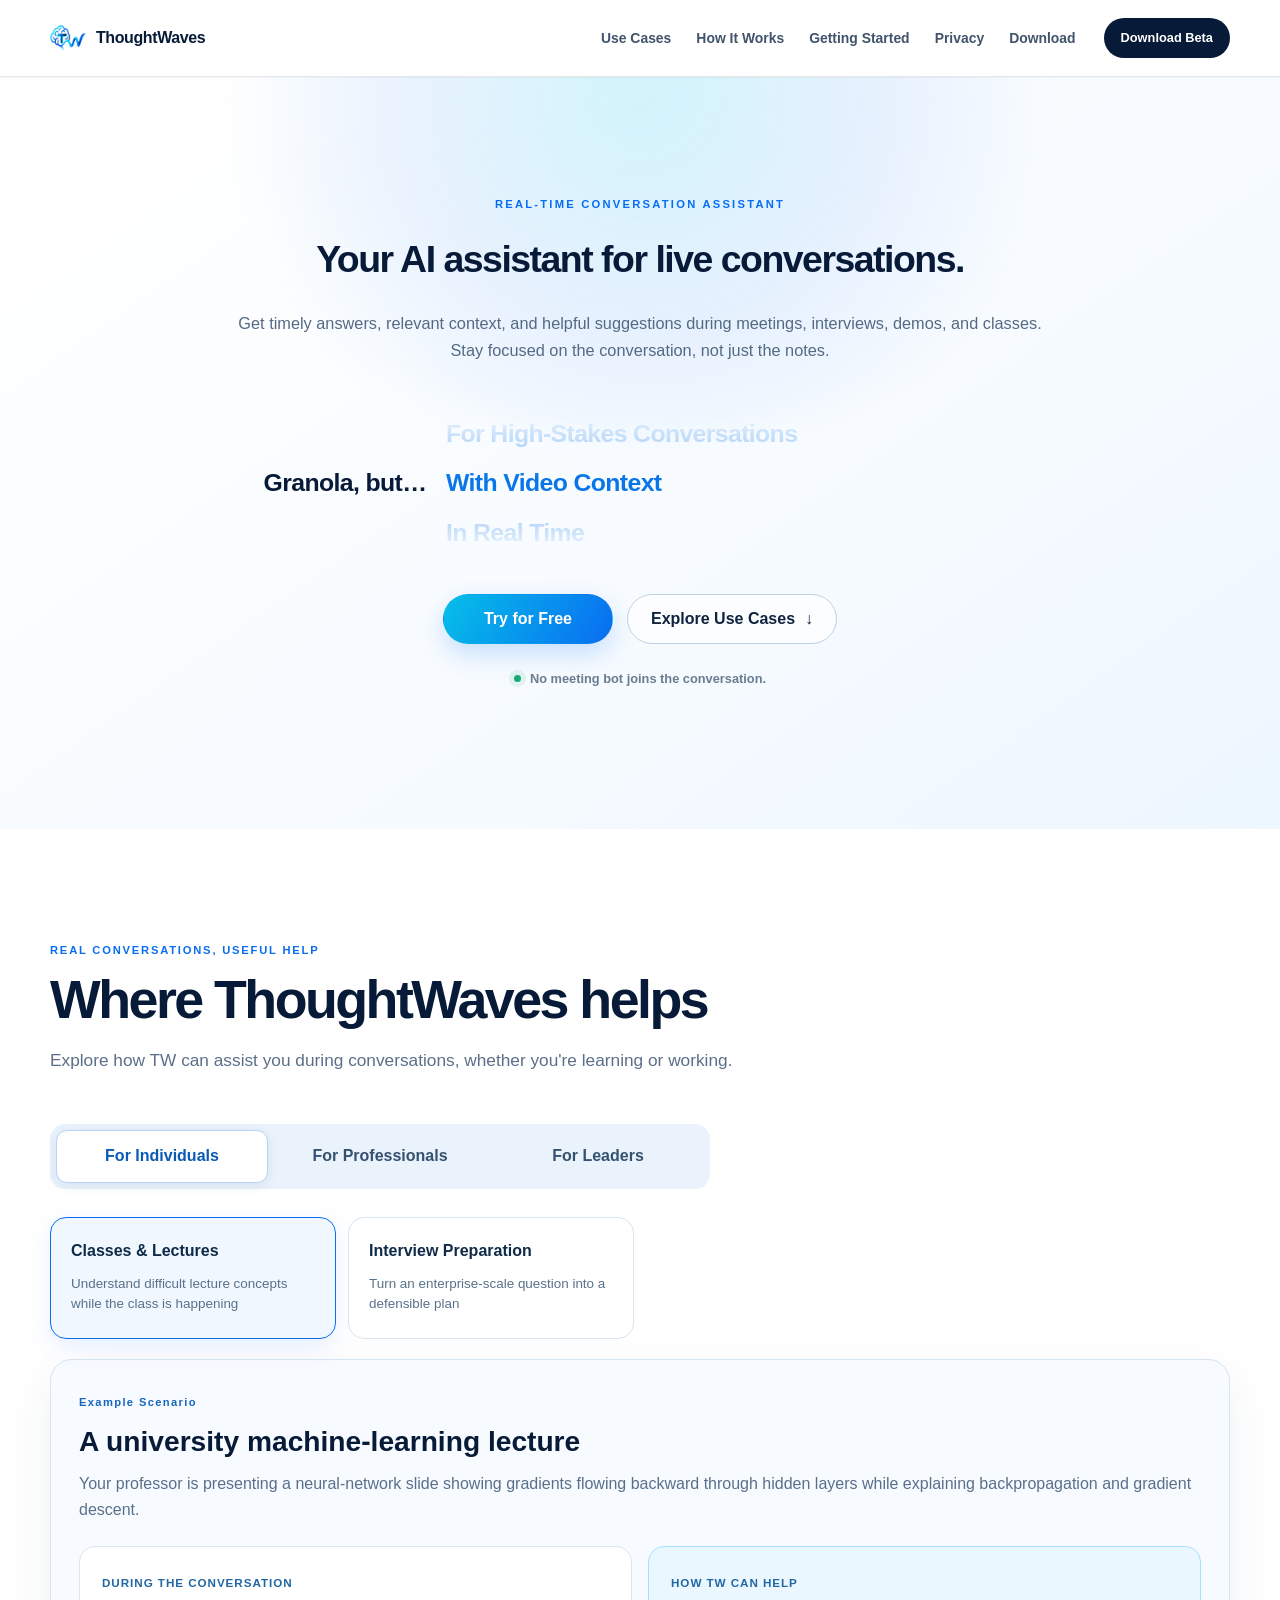
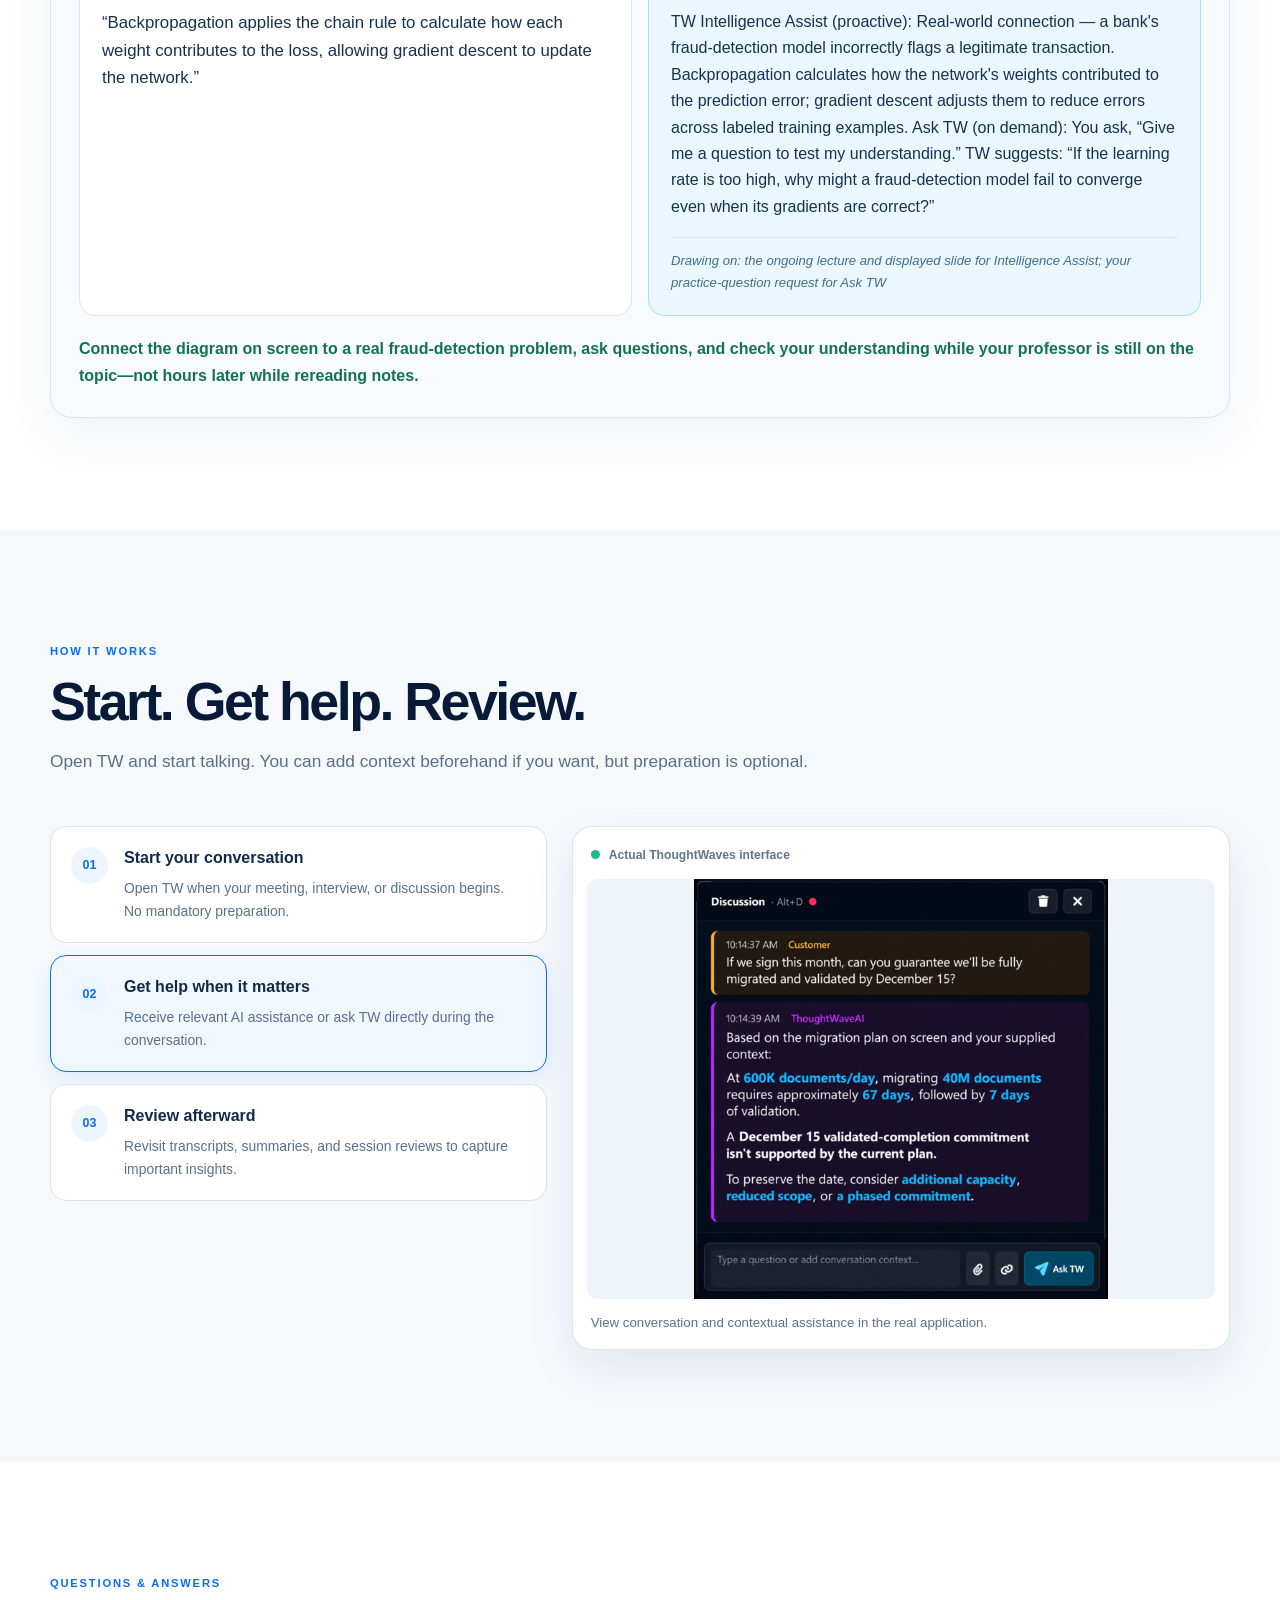
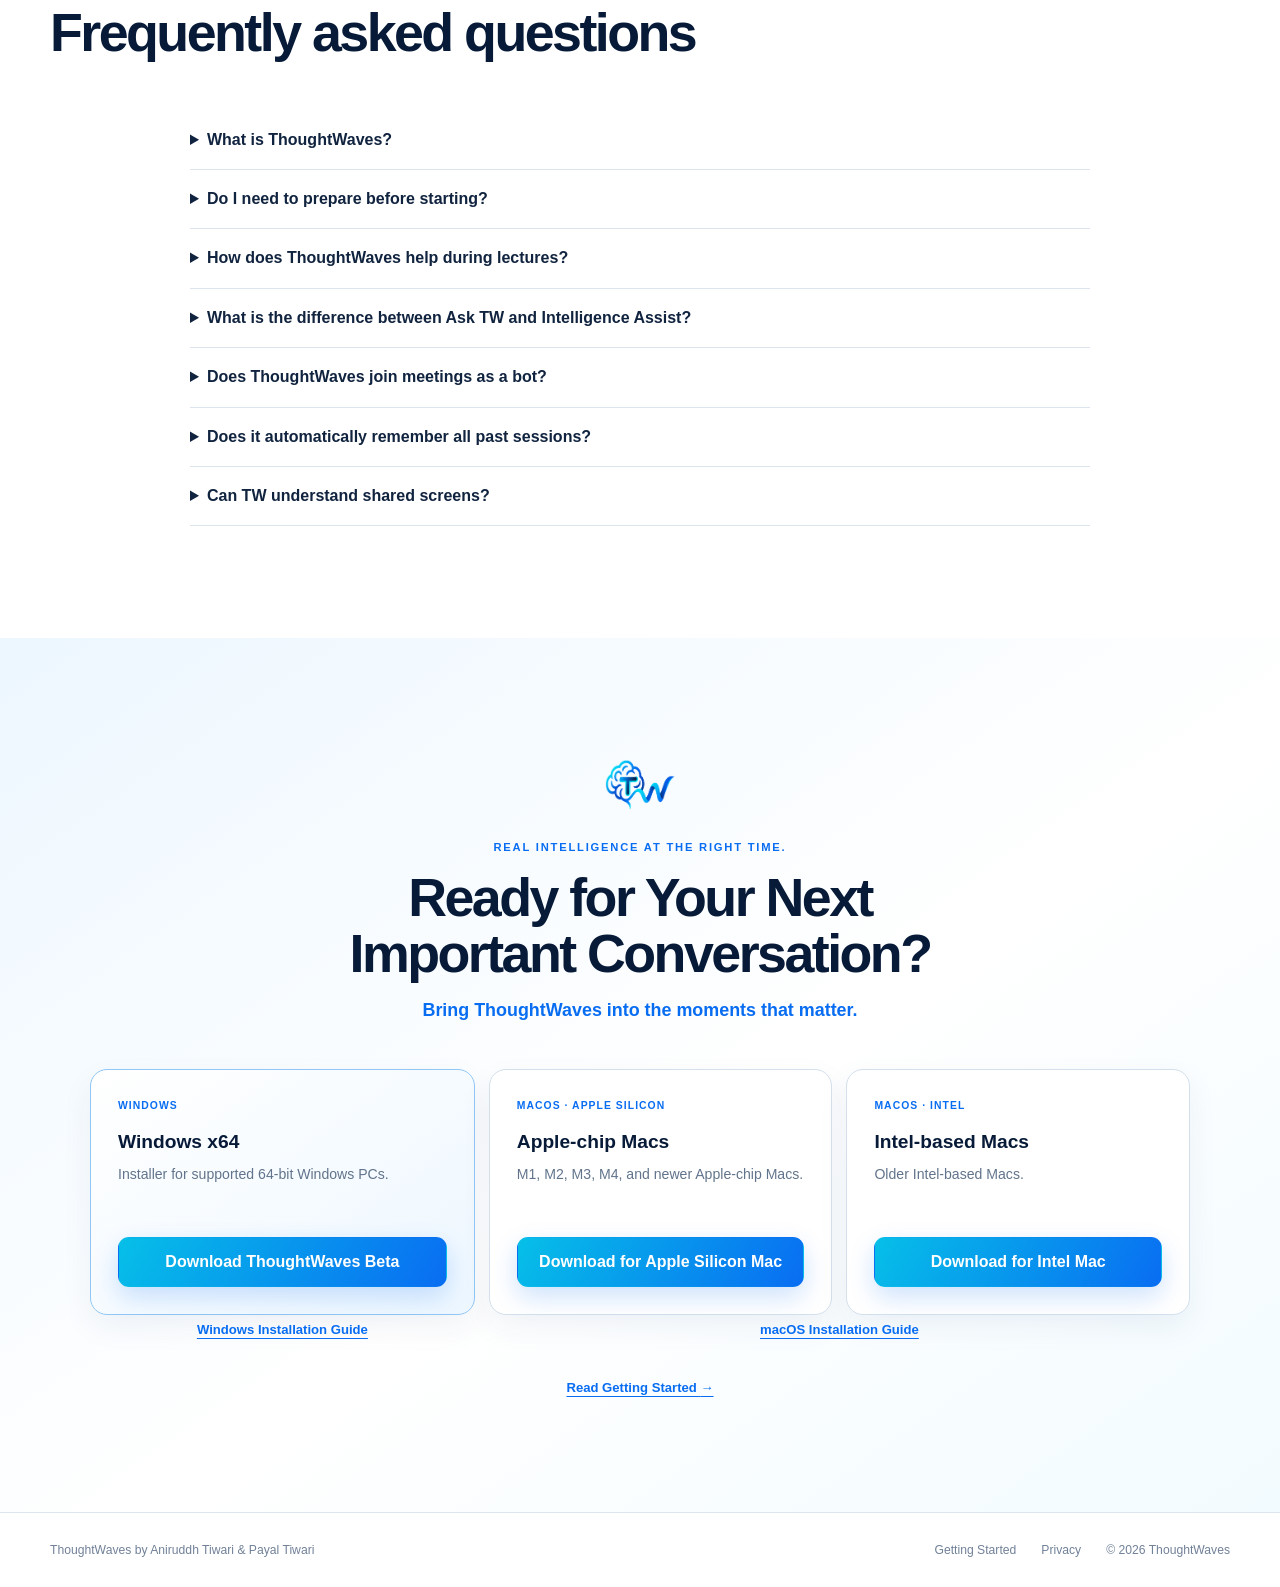
<file: index.html>
<!doctype html>
<html lang="en">
<head>
  <meta charset="utf-8"><meta name="viewport" content="width=device-width, initial-scale=1"><meta name="theme-color" content="#f7f9fc">
  <meta name="description" content="Real-time AI assistance for meetings, lectures and demos. Get timely suggestions, screen-aware context and answers without adding a meeting bot.">
  <link rel="canonical" href="https://thoughtwaves.ai/">
  <meta property="og:title" content="ThoughtWaves | Real-Time AI Assistant for Meetings &amp; Conversations"><meta property="og:description" content="Real-time AI assistance for meetings, lectures and demos. Get timely suggestions, screen-aware context and answers without adding a meeting bot."><meta property="og:type" content="website"><meta property="og:url" content="https://thoughtwaves.ai/"><meta property="og:site_name" content="ThoughtWaves"><meta property="og:image" content="https://thoughtwaves.ai/assets/branding/thoughtwaveai-Icon.png"><meta property="og:image:alt" content="ThoughtWaves logo">
  <meta name="twitter:card" content="summary_large_image"><meta name="twitter:title" content="ThoughtWaves | Real-Time AI Assistant for Meetings &amp; Conversations"><meta name="twitter:description" content="Real-time AI assistance for meetings, lectures and demos. Get timely suggestions, screen-aware context and answers without adding a meeting bot."><meta name="twitter:image" content="https://thoughtwaves.ai/assets/branding/thoughtwaveai-Icon.png"><meta name="twitter:image:alt" content="ThoughtWaves logo">
  <title>ThoughtWaves | Real-Time AI Assistant for Meetings &amp; Conversations</title>
  <link rel="icon" href="./assets/branding/thoughtwaveai-Icon.png" type="image/png"><link rel="stylesheet" href="./styles.css"><script src="./script.js" defer></script>
  <script type="application/ld+json">
{
    "@context": "https://schema.org",
    "@type": "WebSite",
    "name": "ThoughtWaves",
    "url": "https://thoughtwaves.ai/",
    "description": "Real-time AI assistance for meetings, lectures and demos. Get timely suggestions, screen-aware context and answers without adding a meeting bot.",
    "about": {
        "@type": "SoftwareApplication",
        "name": "ThoughtWaves",
        "applicationCategory": "BusinessApplication",
        "operatingSystem": [
            "Windows",
            "macOS"
        ],
        "featureList": [
            "Real-time conversational intelligence",
            "User-controlled Session Context",
            "Proactive contextual intelligence",
            "Post-session review",
            "No meeting bot required",
            "Video and shared-screen context"
        ]
    }
}
</script>
</head>
<body class="home-v3">
  <a class="skip-link" href="#main">Skip to content</a>
  <header class="site-header">
    <div class="container nav-wrap">
      <a class="brand" href="#top" aria-label="ThoughtWaves home"><img src="./assets/branding/thoughtwaveai-Icon.png" alt="" width="42" height="42"><span>ThoughtWaves</span></a>
      <button class="nav-toggle" type="button" aria-expanded="false" aria-controls="site-nav"><span class="sr-only">Toggle navigation</span><span></span><span></span></button>
      <nav id="site-nav" class="site-nav" aria-label="Primary navigation"><a href="#scenarios">Use Cases</a><a href="#how-it-works">How It Works</a><a href="./getting-started/">Getting Started</a><a href="./privacy/">Privacy</a><a href="#download">Download</a></nav>
      <a class="button button-small nav-cta" href="#download">Download Beta</a>
    </div>
  </header>

  <main id="main">
    <section class="v3-hero" id="top">
      <div class="v3-hero-glow" aria-hidden="true"></div>
      <div class="container v3-hero-inner">
        <p class="eyebrow reveal">REAL-TIME CONVERSATION ASSISTANT</p>
        <h1 class="reveal">Your AI assistant for live conversations.</h1>
        <p class="v3-hero-copy reveal"><span class="tw-hero-line">Get timely answers, relevant context, and helpful suggestions during meetings, interviews, demos, and classes.</span> <span class="tw-hero-line">Stay focused on the conversation, not just the notes.</span></p>
        <div class="v3-product-line reveal" data-capability-wheel aria-label="Granola, but… With Video Context. In Real Time. Knows When to Speak. For High-Stakes Conversations.">
          <strong>Granola, but…</strong>
          <span class="v3-wheel-stage" aria-hidden="true">
          <span class="v3-wheel-track">
              <span>With Video Context</span>
              <span>In Real Time</span>
              <span>Knows When to Speak</span>
              <span>For High-Stakes Conversations</span>
              <span>With Video Context</span>
              <span>In Real Time</span>
              <span>Knows When to Speak</span>
              <span>For High-Stakes Conversations</span>
              <span>With Video Context</span>
              <span>In Real Time</span>
              <span>Knows When to Speak</span>
              <span>For High-Stakes Conversations</span>
          </span>
        </span>
        </div>
        <div class="v3-hero-actions reveal"><a class="button" href="#download">Try for Free</a><a class="v3-button-secondary" href="#scenarios">Explore Use Cases <span aria-hidden="true">↓</span></a></div>
        <p class="v3-hero-note reveal"><span aria-hidden="true"></span>No meeting bot joins the conversation.</p>
      </div>
    </section>

    <section class="section tw-use-cases" id="scenarios">
      <div class="container">
        <div class="v3-section-heading reveal"><p class="kicker">Real conversations, useful help</p><h2>Where ThoughtWaves helps</h2><p>Explore how TW can assist you during conversations, whether you're learning or working.</p></div>
        <div class="tw-audience-switch reveal" role="tablist" aria-label="Choose your audience">
          <button type="button" class="tw-audience-tab is-active" id="tw-audience-individual" data-tw-audience="individual" role="tab" aria-selected="true" aria-controls="tw-audience-content" tabindex="0">For Individuals</button>
          <button type="button" class="tw-audience-tab" id="tw-audience-professional" data-tw-audience="professional" role="tab" aria-selected="false" aria-controls="tw-audience-content" tabindex="-1">For Professionals</button>
          <button type="button" class="tw-audience-tab" id="tw-audience-leaders" data-tw-audience="leaders" role="tab" aria-selected="false" aria-controls="tw-audience-content" tabindex="-1">For Leaders</button>
        </div>
        <div id="tw-audience-content" aria-labelledby="tw-audience-individual" role="tabpanel" tabindex="0">
          <div class="tw-scenario-selector reveal" role="tablist" aria-label="Conversation scenarios">
            <button class="tw-choice is-active" type="button" id="tw-tab-classes" role="tab" aria-selected="true" aria-controls="tw-scenario-panel" tabindex="0" data-tw-scenario="classes"><strong>Classes &amp; Lectures</strong><span>Turn difficult theory into an example you can use</span></button>
            <button class="tw-choice" type="button" id="tw-tab-interviews" role="tab" aria-selected="false" aria-controls="tw-scenario-panel" tabindex="-1" data-tw-scenario="interviews"><strong>Interview Preparation</strong><span>Turn an enterprise-scale question into a defensible plan</span></button>
          </div>
          <div class="tw-scenario-panel reveal" id="tw-scenario-panel" role="tabpanel" aria-labelledby="tw-tab-classes" tabindex="0" aria-live="polite">
            <div class="tw-scenario-context"><span class="tw-example-label">Example Scenario</span><h3 data-tw-scenario-heading>A university machine-learning lecture</h3><p data-tw-scenario-intro>Your professor explains backpropagation alongside a neural-network diagram.</p></div>
            <div class="tw-scenario-dialogue"><div class="tw-spoken"><span>During the conversation</span><blockquote data-tw-scenario-quote>“Backpropagation applies the chain rule to calculate how each weight contributes to the loss.”</blockquote></div><div class="tw-assisted"><span>How TW can help</span><p data-tw-scenario-response>TW Intelligence Assist connects the diagram to fraud detection: backpropagation helps the model learn from errors. Ask TW can then generate a practice question on gradient descent.</p><p class="tw-context-source" data-tw-scenario-source>Drawing on: the ongoing lecture and the practice-question request</p></div></div>
            <p class="tw-scenario-benefit" data-tw-scenario-benefit>Understand the lecture concept while it is being taught, then test your understanding.</p>
          </div>
          </div>
      </div>
        <!-- tw-seo-catalog-v1: real scenario copy available without JavaScript -->
        <section class="tw-seo-catalog" data-tw-seo-catalog aria-label="All ThoughtWaves scenarios">
          <h3>Explore all nine use cases</h3>
          <p>Illustrative examples. Video and shared-screen context are supported; cross-session references use context you provide.</p>
          <section class="tw-seo-group">
            <h4>For Individuals</h4>
            <article class="tw-seo-example">
              <h5>Classes &amp; Lectures</h5>
              <p><strong>Understand difficult lecture concepts while the class is happening</strong></p>
              <p>Your professor is presenting a neural-network slide showing gradients flowing backward through hidden layers while explaining backpropagation and gradient descent.</p>
              <blockquote>“Backpropagation applies the chain rule to calculate how each weight contributes to the loss, allowing gradient descent to update the network.”</blockquote>
              <p><strong>How TW can help:</strong> TW Intelligence Assist (proactive): Real-world connection — a bank&#x27;s fraud-detection model incorrectly flags a legitimate transaction. Backpropagation calculates how the network&#x27;s weights contributed to the prediction error; gradient descent adjusts them to reduce errors across labeled training examples. Ask TW (on demand): You ask, “Give me a question to test my understanding.” TW suggests: “If the learning rate is too high, why might a fraud-detection model fail to converge even when its gradients are correct?”</p>
              <p>Drawing on: the ongoing lecture and displayed slide for Intelligence Assist; your practice-question request for Ask TW</p>
              <p><strong>What you gain:</strong> Connect the diagram on screen to a real fraud-detection problem, ask questions, and check your understanding while your professor is still on the topic—not hours later while rereading notes.</p>
            </article>
            <article class="tw-seo-example">
              <h5>Interview Preparation</h5>
              <p><strong>Turn an enterprise-scale question into a defensible plan</strong></p>
              <p>You are interviewing for an enterprise AI architecture role at a financial institution. AI assistance is explicitly permitted.</p>
              <blockquote>“We have 40+ applications and sensitive customer data. How would you roll out GenAI securely, control costs, and prove business value?”</blockquote>
              <p><strong>How TW can help:</strong> Structure the answer as an execution roadmap: (1) rank use cases by measurable value, data readiness, and risk; (2) pilot a reusable AI gateway with governed RAG and model routing; (3) enforce identity-aware retrieval, PII controls, auditability, and human oversight; (4) introduce evaluation, latency and cost guardrails; (5) scale only when pilots meet quality, adoption, and cost-per-outcome targets. Tie each stage to a decision gate, not a technology shopping list.</p>
              <p>Drawing on: the interviewer’s question, enterprise AI architecture principles, and professional context you chose to provide</p>
              <p><strong>What you gain:</strong> Walk away from a sprawling 40-application question with an ordered rollout plan, measurable gates, and a clear way to defend each trade-off—not a list of AI buzzwords.</p>
            </article>
          </section>
          <section class="tw-seo-group">
            <h4>For Professionals</h4>
            <article class="tw-seo-example">
              <h5>Client Discovery</h5>
              <p><strong>Expose a scope change before it becomes a commitment</strong></p>
              <p>Your goal is to leave with an agreed scope and unresolved risks. Your supplied notes say the pilot covers Finance only.</p>
              <blockquote>“We need this to work for several departments, but their approval processes are different.”</blockquote>
              <p><strong>How TW can help:</strong> Suggested follow-up: “Are those other departments part of phase one, or does the Finance-only pilot still stand? Who approves exceptions across departments?”</p>
              <p>Drawing on: your Finance-only scope notes and the new department requirement</p>
              <p><strong>What you gain:</strong> Catch scope expansion at the moment it surfaces—before an ambiguous remark turns into an unpriced delivery obligation.</p>
            </article>
            <article class="tw-seo-example">
              <h5>Demos &amp; Sales</h5>
              <p><strong>Handle objections without inventing product guarantees</strong></p>
              <p>You shared your integration guide with TW before a customer demo.</p>
              <blockquote>“What happens if the integration fails halfway through?”</blockquote>
              <p><strong>How TW can help:</strong> Your guide says failed batches retry up to three times, then pause for manual review. It does not confirm that partial writes are rolled back. Explain the documented retry path, and say rollback behavior needs verification before you promise it.</p>
              <p>Drawing on: your supplied integration guide, including what it does not specify</p>
              <p><strong>What you gain:</strong> Answer a difficult live objection from your actual documentation—and avoid a costly promise the product guide cannot support.</p>
            </article>
            <article class="tw-seo-example">
              <h5>Technical Meetings</h5>
              <p><strong>Spot the mismatch before you commit</strong></p>
              <p>Your documented implementation estimate is eight weeks; the client is asking for a six-week launch.</p>
              <blockquote>“Can you commit to the launch date?”</blockquote>
              <p><strong>How TW can help:</strong> Your eight-week estimate conflicts with the six-week request. Before agreeing, ask whether launch scope can be phased, dependencies can be accelerated, or the date is flexible. State which assumptions would have to change.</p>
              <p>Drawing on: your eight-week estimate and the live request</p>
              <p><strong>What you gain:</strong> Catch a two-week delivery gap before saying “yes”—and leave the call with specific options instead of an accidental commitment.</p>
            </article>
            <article class="tw-seo-example">
              <h5>Follow-Up Discussions</h5>
              <p><strong>Bring a hidden open item into the next decision</strong></p>
              <p>You explicitly supplied the unresolved actions from the previous session; automatic cross-session recall is not assumed.</p>
              <blockquote>“Great, can we kick off next week?”</blockquote>
              <p><strong>How TW can help:</strong> The carried-forward notes say phase-one SSO approval is still pending. Confirm who owns that decision and its due date before agreeing to a kickoff.</p>
              <p>Drawing on: prior-call action items that you supplied for this session</p>
              <p><strong>What you gain:</strong> Prevent a kickoff commitment from skipping a prerequisite everyone stopped mentioning—without searching old notes mid-call.</p>
            </article>
          </section>
          <section class="tw-seo-group">
            <h4>For Leaders</h4>
            <article class="tw-seo-example">
              <h5>Executive Decisions</h5>
              <p><strong>Evaluate hidden risks before approving a multimillion-dollar decision.</strong></p>
              <p>At the previous quarter&#x27;s review, leaders set a 70% pilot adoption threshold before expansion. You&#x27;ve supplied that presentation as context. Today&#x27;s shared slide shows only 43% adoption, yet recommends a $5 million rollout.</p>
              <blockquote>“The pilot results support moving to a full rollout now.”</blockquote>
              <p><strong>How TW can help:</strong> Risk to evaluate: the rollout recommendation does not meet the earlier 70% adoption gate. At 43% adoption, projected benefits may not materialize as modeled. Before approving $5 million, ask for downside scenarios at current adoption, revised benefit assumptions, and whether phased investment can reduce exposure.</p>
              <p>Drawing on: the prior-quarter presentation supplied to TW, the currently shown slide, and the discussion using supplied prior-session context and current screen.</p>
              <p><strong>What you gain:</strong> Assess the downside and challenge unsupported assumptions before committing $5 million.</p>
            </article>
            <article class="tw-seo-example">
              <h5>Strategy &amp; Alignment</h5>
              <p><strong>Avoid costly execution by choosing the right strategy early.</strong></p>
              <p>Leadership is considering a centralized enterprise AI platform versus separate business-unit AI solutions. Your supplied strategy sets governance, time-to-value, and total cost as key decision criteria.</p>
              <blockquote>“Should we centralize everything or let each business unit build its own AI stack?”</blockquote>
              <p><strong>How TW can help:</strong> Compare the decision before funding it: centralization can improve reuse and governance but may slow initial delivery; separate stacks can speed pilots but increase duplication and compliance overhead. A shared model/security gateway with business-unit applications may balance both. Ask which option best meets the agreed cost, speed, and risk criteria.</p>
              <p>Drawing on: the supplied AI strategy, proposed architecture options, and live discussion (illustrative).</p>
              <p><strong>What you gain:</strong> Avoid duplicated investment and expensive architecture rework by evaluating trade-offs before teams commit resources.</p>
            </article>
            <article class="tw-seo-example">
              <h5>Delivery &amp; Accountability</h5>
              <p><strong>Surface hidden dependencies before your project turns red.</strong></p>
              <p>The displayed delivery dashboard reports Green and the team proposes a launch next Friday. The release checklist supplied to TW still shows production security approval as pending.</p>
              <blockquote>“Development is complete, so can we confirm next Friday as the launch date?”</blockquote>
              <p><strong>How TW can help:</strong> The project is green for development, but production security sign-off remains open on the launch critical path. Confirm the approval owner, likely sign-off date, escalation trigger, and contingency before reaffirming the launch date.</p>
              <p>Drawing on: the supplied release checklist, currently displayed dashboard, and the live question.</p>
              <p><strong>What you gain:</strong> Escalate a release-critical dependency while there is still time to recover—not after a missed launch turns the project Red.</p>
            </article>
          </section>
        </section>
    </section>

    <section class="section v3-how tw-how-preview" id="how-it-works">
      <div class="container">
        <div class="v3-section-heading reveal"><p class="kicker">How it works</p><h2>Start. Get help. Review.</h2><p>Open TW and start talking. You can add context beforehand if you want, but preparation is optional.</p></div>
        <div class="tw-how-layout reveal">
          <div class="tw-how-steps" role="tablist" aria-label="ThoughtWaves walkthrough">
            <button type="button" class="tw-step" id="tw-step-tab-0" role="tab" aria-selected="false" aria-controls="tw-step-preview" tabindex="-1" data-tw-step="0"><span class="tw-step-num">01</span><span><strong>Start your conversation</strong><small>Open TW when your meeting, interview, or discussion begins. No mandatory preparation.</small></span></button>
            <button type="button" class="tw-step is-active" id="tw-step-tab-1" role="tab" aria-selected="true" aria-controls="tw-step-preview" tabindex="0" data-tw-step="1"><span class="tw-step-num">02</span><span><strong>Get help when it matters</strong><small>Receive relevant AI assistance or ask TW directly during the conversation.</small></span></button>
            <button type="button" class="tw-step" id="tw-step-tab-2" role="tab" aria-selected="false" aria-controls="tw-step-preview" tabindex="-1" data-tw-step="2"><span class="tw-step-num">03</span><span><strong>Review afterward</strong><small>Revisit transcripts, summaries, and session reviews to capture important insights.</small></span></button>
          </div>
          <div class="tw-preview-frame" id="tw-step-preview" role="tabpanel" aria-labelledby="tw-step-tab-1" tabindex="0" aria-live="polite">
            <div class="tw-preview-top"><span class="tw-preview-dot"></span><span>Actual ThoughtWaves interface</span></div>
            <img src="./assets/screenshots/site-real/tw-discussion.png" alt="Real ThoughtWaves Discussion screen" data-tw-preview-img loading="lazy" decoding="async">
            <div class="tw-preview-fallback" data-tw-preview-fallback hidden><strong>Session Review</strong><p>A real review screenshot will be added after it is captured from TW. No simulated product image is used.</p></div>
            <p data-tw-preview-caption>View conversation and contextual assistance in the real application.</p>
          </div>
        </div>
      </div>
    </section>

    <section class="section tw-faq" id="faq">
      <div class="container">
        <div class="v3-section-heading"><p class="kicker">Questions &amp; answers</p><h2>Frequently asked questions</h2></div>
        <div class="tw-faq-list">
          <details><summary>What is ThoughtWaves?</summary><p>ThoughtWaves provides contextual help during live conversations and tools to review sessions afterward through its desktop app.</p></details>
          <details><summary>Do I need to prepare before starting?</summary><p>No. Preparation is optional. You can add documents or context before a session for more tailored assistance.</p></details>
          <details><summary>How does ThoughtWaves help during lectures?</summary><p>Ask TW can explain a concept or offer a practice question based on your discussion. Intelligence Assist may also surface useful context during a session.</p></details>
          <details><summary>What is the difference between Ask TW and Intelligence Assist?</summary><p>Ask TW responds to your direct requests. Intelligence Assist can surface contextual suggestions proactively.</p></details>
          <details><summary>Does ThoughtWaves join meetings as a bot?</summary><p>No. The ThoughtWaves desktop app runs alongside the conversation; it does not need to join the meeting as another participant.</p></details>
          <details><summary>Does it automatically remember all past sessions?</summary><p>Do not assume automatic cross-session memory. You can deliberately carry relevant information from an earlier session into the next one.</p></details>
          <details><summary>Can TW understand shared screens?</summary><p>Yes. ThoughtWaves supports video and shared-screen context, using visual information alongside live conversation context to provide relevant assistance during meetings, demos, lectures, and technical discussions.</p></details>
        </div>
      </div>
    </section>

    <section class="section v3-final-cta" id="download">
      <div class="container v3-download-inner reveal">
        <img src="./assets/branding/thoughtwaveai-Icon.png" alt="ThoughtWaves emblem" width="76" height="76" loading="lazy">
        <p class="kicker">Real Intelligence at the Right Time.</p><h2>Ready for Your Next Important Conversation?</h2><p class="v3-tagline">Bring ThoughtWaves into the moments that matter.</p>
        <div class="download-options" aria-label="ThoughtWaves desktop app downloads">
          <article class="download-option download-option-primary"><span class="download-platform">Windows</span><h3>Windows x64</h3><p>Installer for supported 64-bit Windows PCs.</p><a class="button" href="https://thoughtwaveai-feedback-worker.thoughtwaveai-feedback.workers.dev/download?target=windows_x64" aria-label="Download ThoughtWaves Beta for Windows x64">Download ThoughtWaves Beta</a></article>
          <article class="download-option"><span class="download-platform">macOS · Apple Silicon</span><h3>Apple-chip Macs</h3><p>M1, M2, M3, M4, and newer Apple-chip Macs.</p><a class="button button-secondary" href="https://thoughtwaveai-feedback-worker.thoughtwaveai-feedback.workers.dev/download?target=macos_arm64" aria-label="Download ThoughtWaves Beta for Mac with Apple Silicon">Download for Apple Silicon Mac</a></article>
          <article class="download-option"><span class="download-platform">macOS · Intel</span><h3>Intel-based Macs</h3><p>Older Intel-based Macs.</p><a class="button button-secondary" href="https://thoughtwaveai-feedback-worker.thoughtwaveai-feedback.workers.dev/download?target=macos_x64" aria-label="Download ThoughtWaves Beta for Mac with an Intel processor">Download for Intel Mac</a></article>
        </div>
        <div class="download-guide-links" aria-label="ThoughtWaves installation guides"><div class="download-guide-windows"><a class="text-link download-help-link" href="./assets/guides/ThoughtWaveAI_Installation_Guide%20Windows.pdf" target="_blank" rel="noopener noreferrer" aria-label="Open ThoughtWaves Windows Installation Guide PDF">Windows Installation Guide</a></div><div class="download-guide-macos"><a class="text-link download-help-link" href="./assets/guides/ThoughtWaveAI_Installation_Guide%20Mac.pdf" target="_blank" rel="noopener noreferrer" aria-label="Open ThoughtWaves macOS Installation Guide PDF">macOS Installation Guide</a></div></div>
        <a class="text-link download-help-link" href="./getting-started/">Read Getting Started <span aria-hidden="true">→</span></a>
      </div>
    </section>
  </main>

  <footer><div class="container footer-inner"><a href="https://github.com/aniruddhtiwari" target="_blank" rel="noopener noreferrer">ThoughtWaves by Aniruddh Tiwari &amp; Payal Tiwari</a><div><a href="./getting-started/">Getting Started</a><a href="./privacy/">Privacy</a><span>© <span id="year">2026</span> ThoughtWaves</span></div></div></footer>
</body>
</html>
</file>
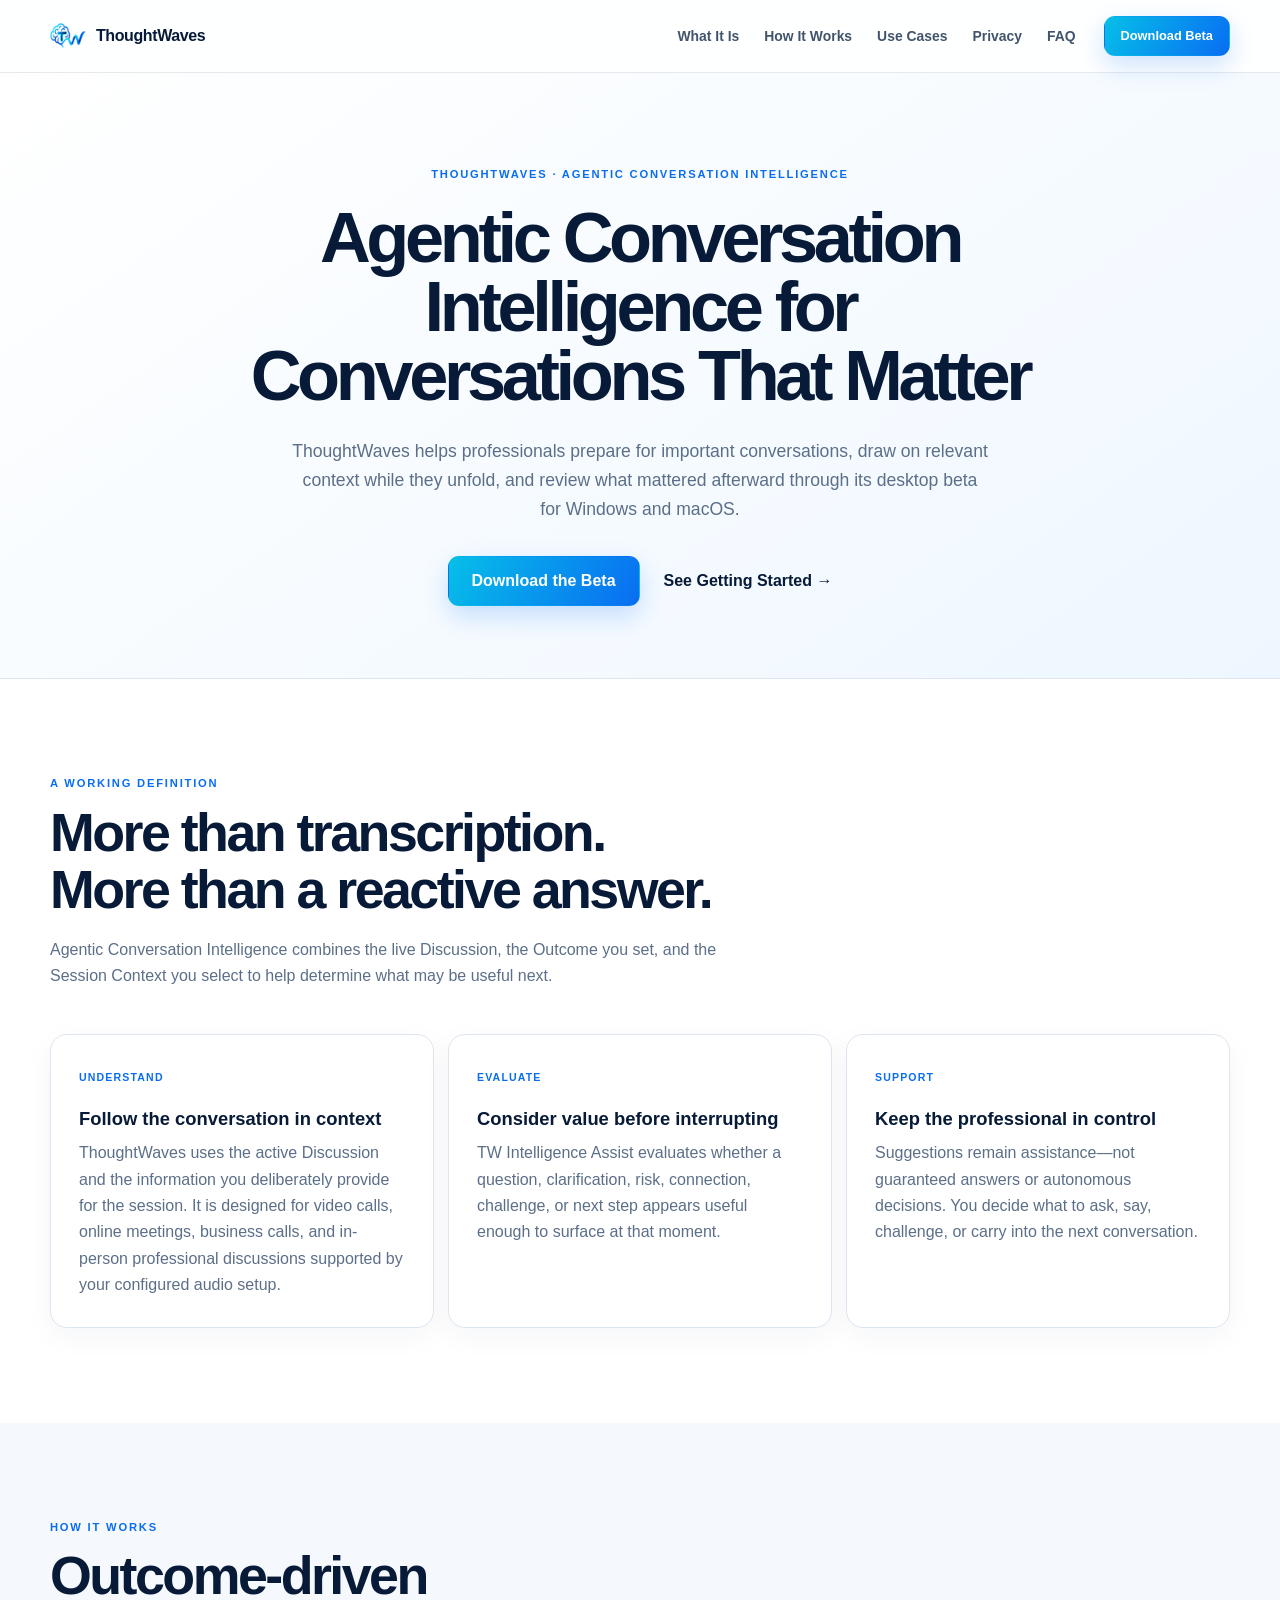
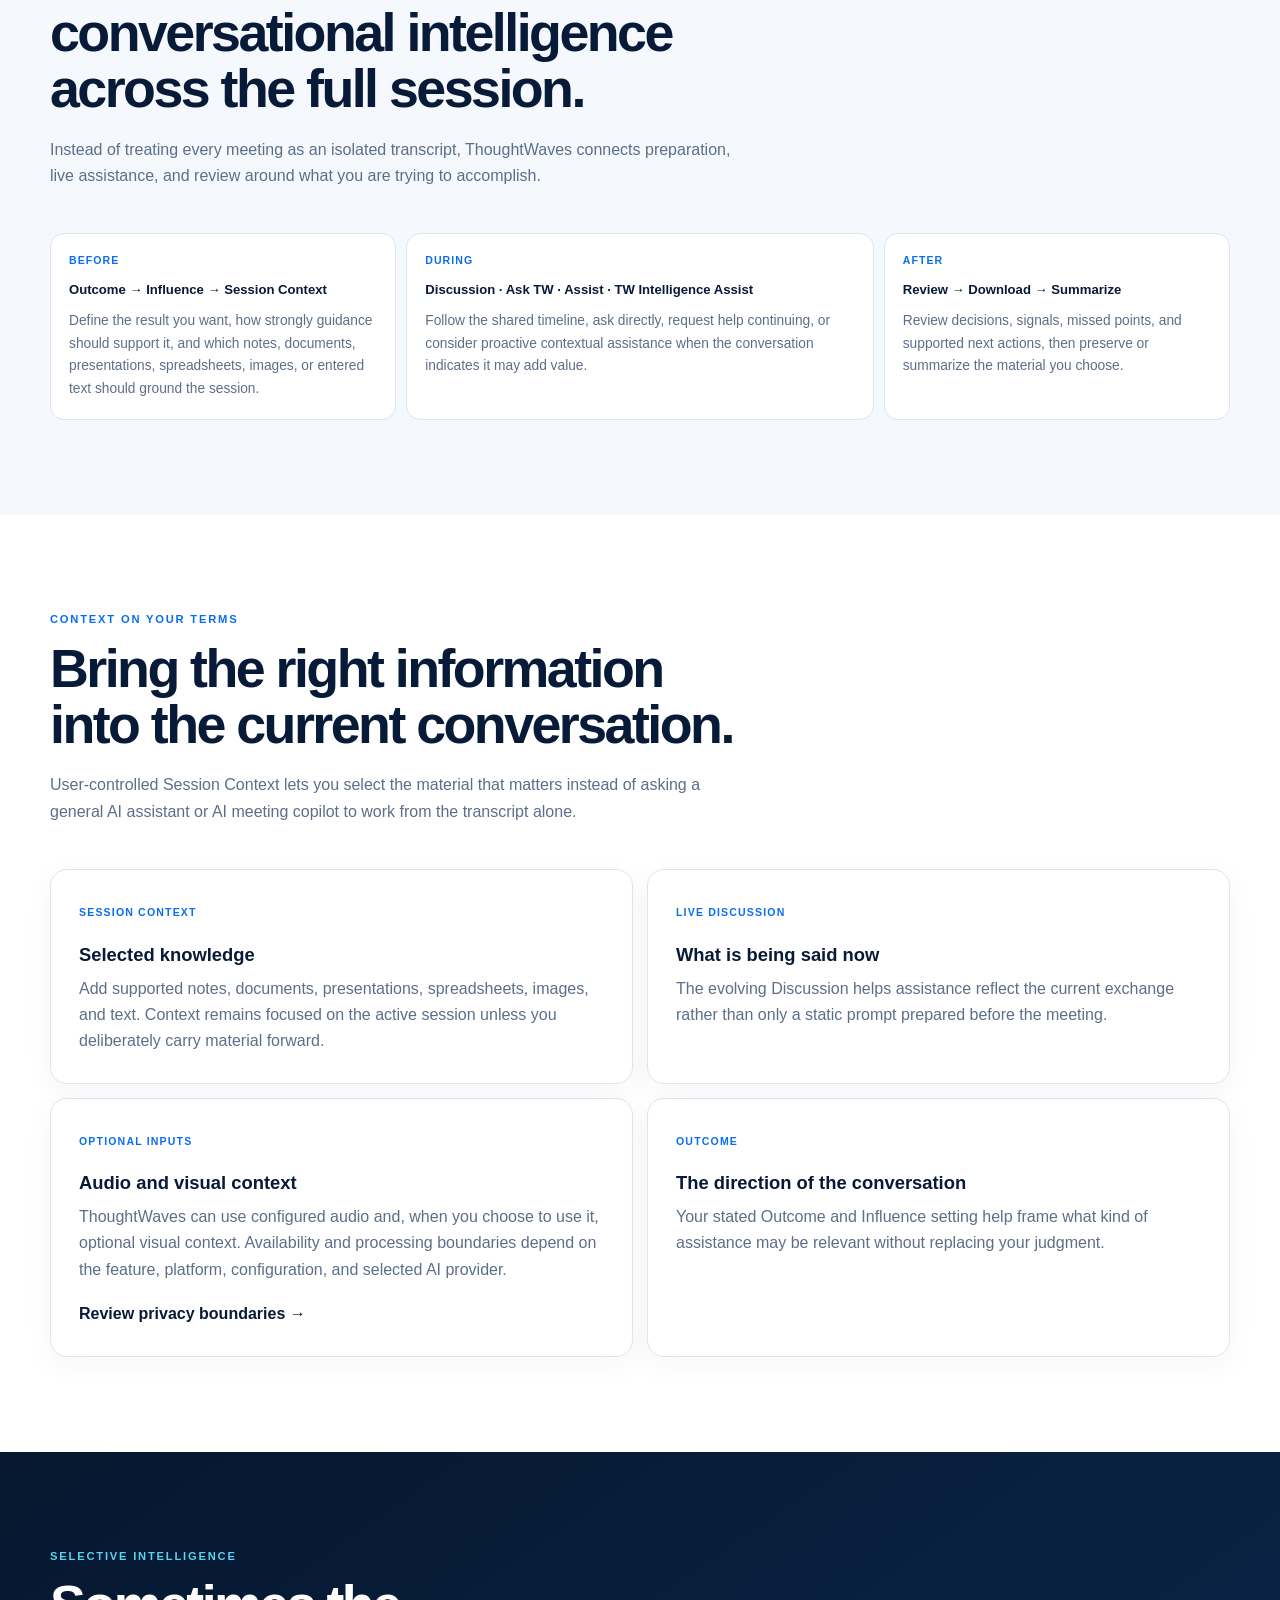
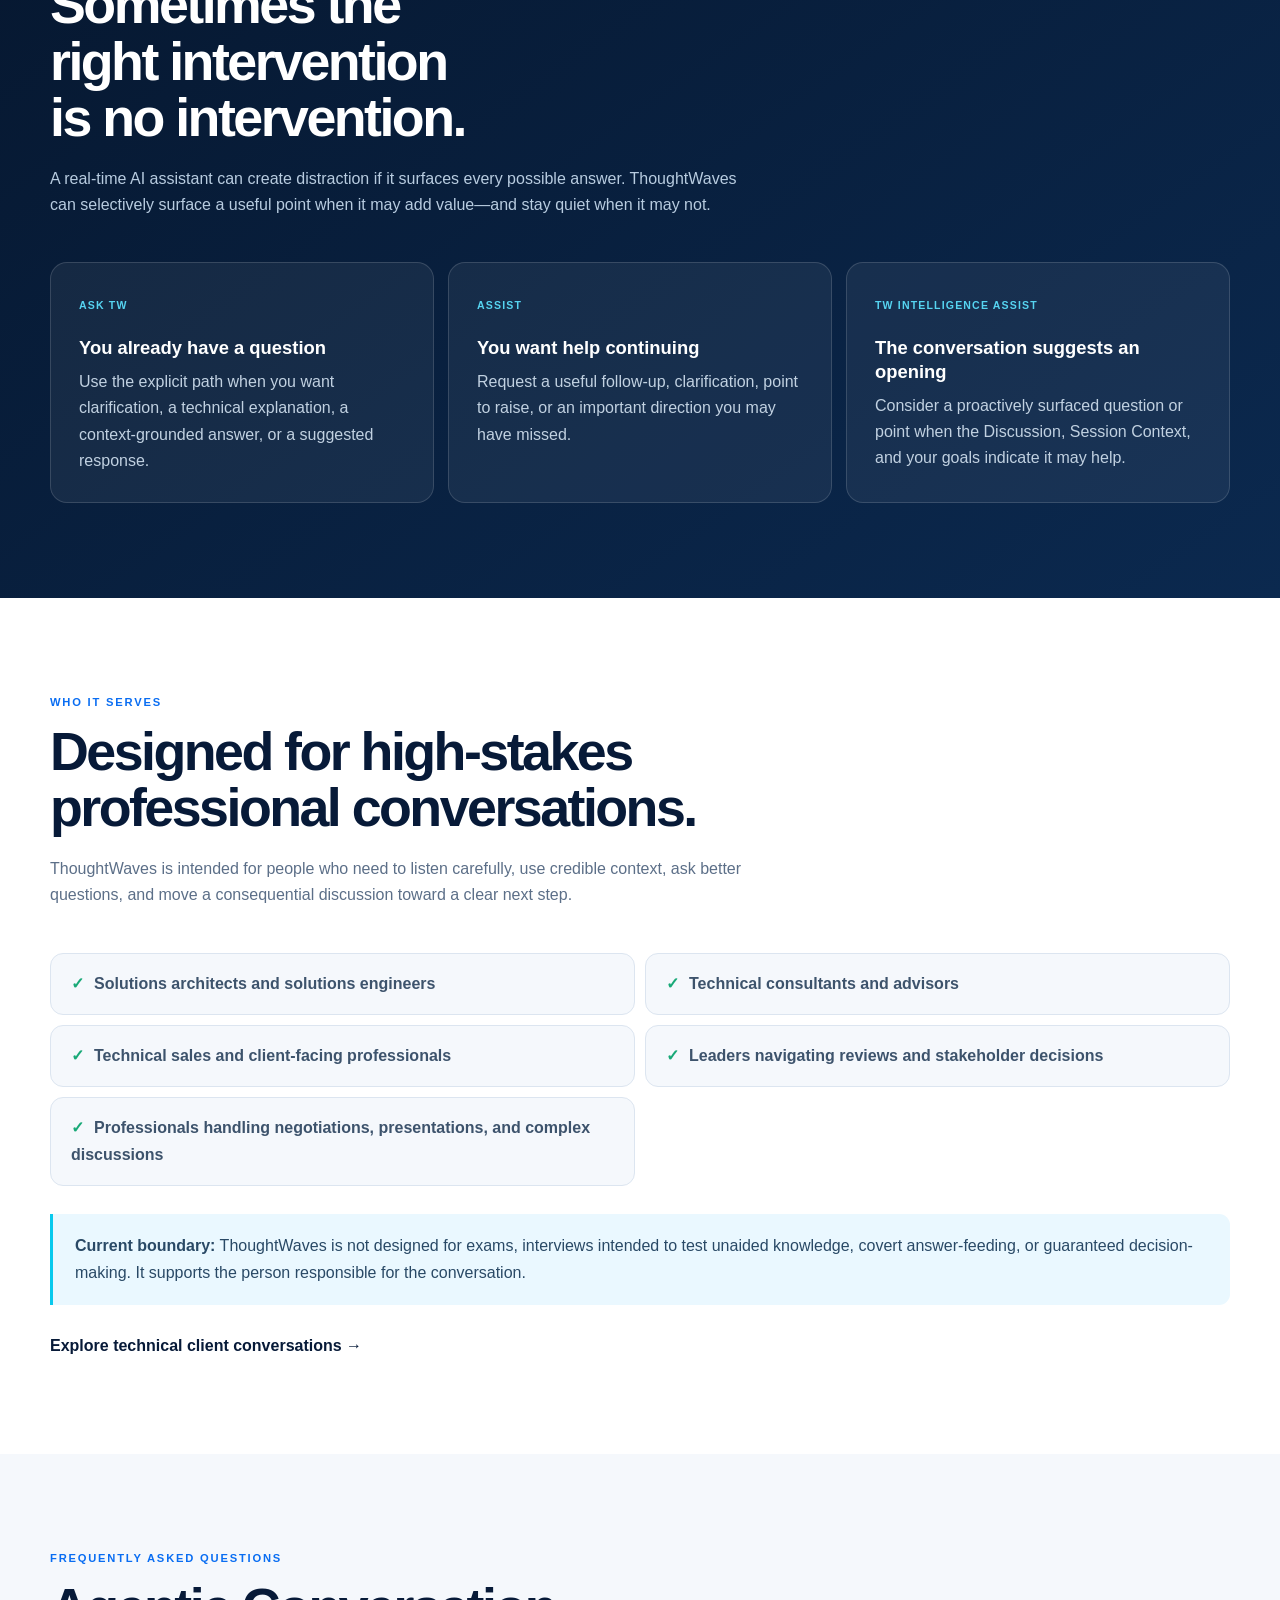
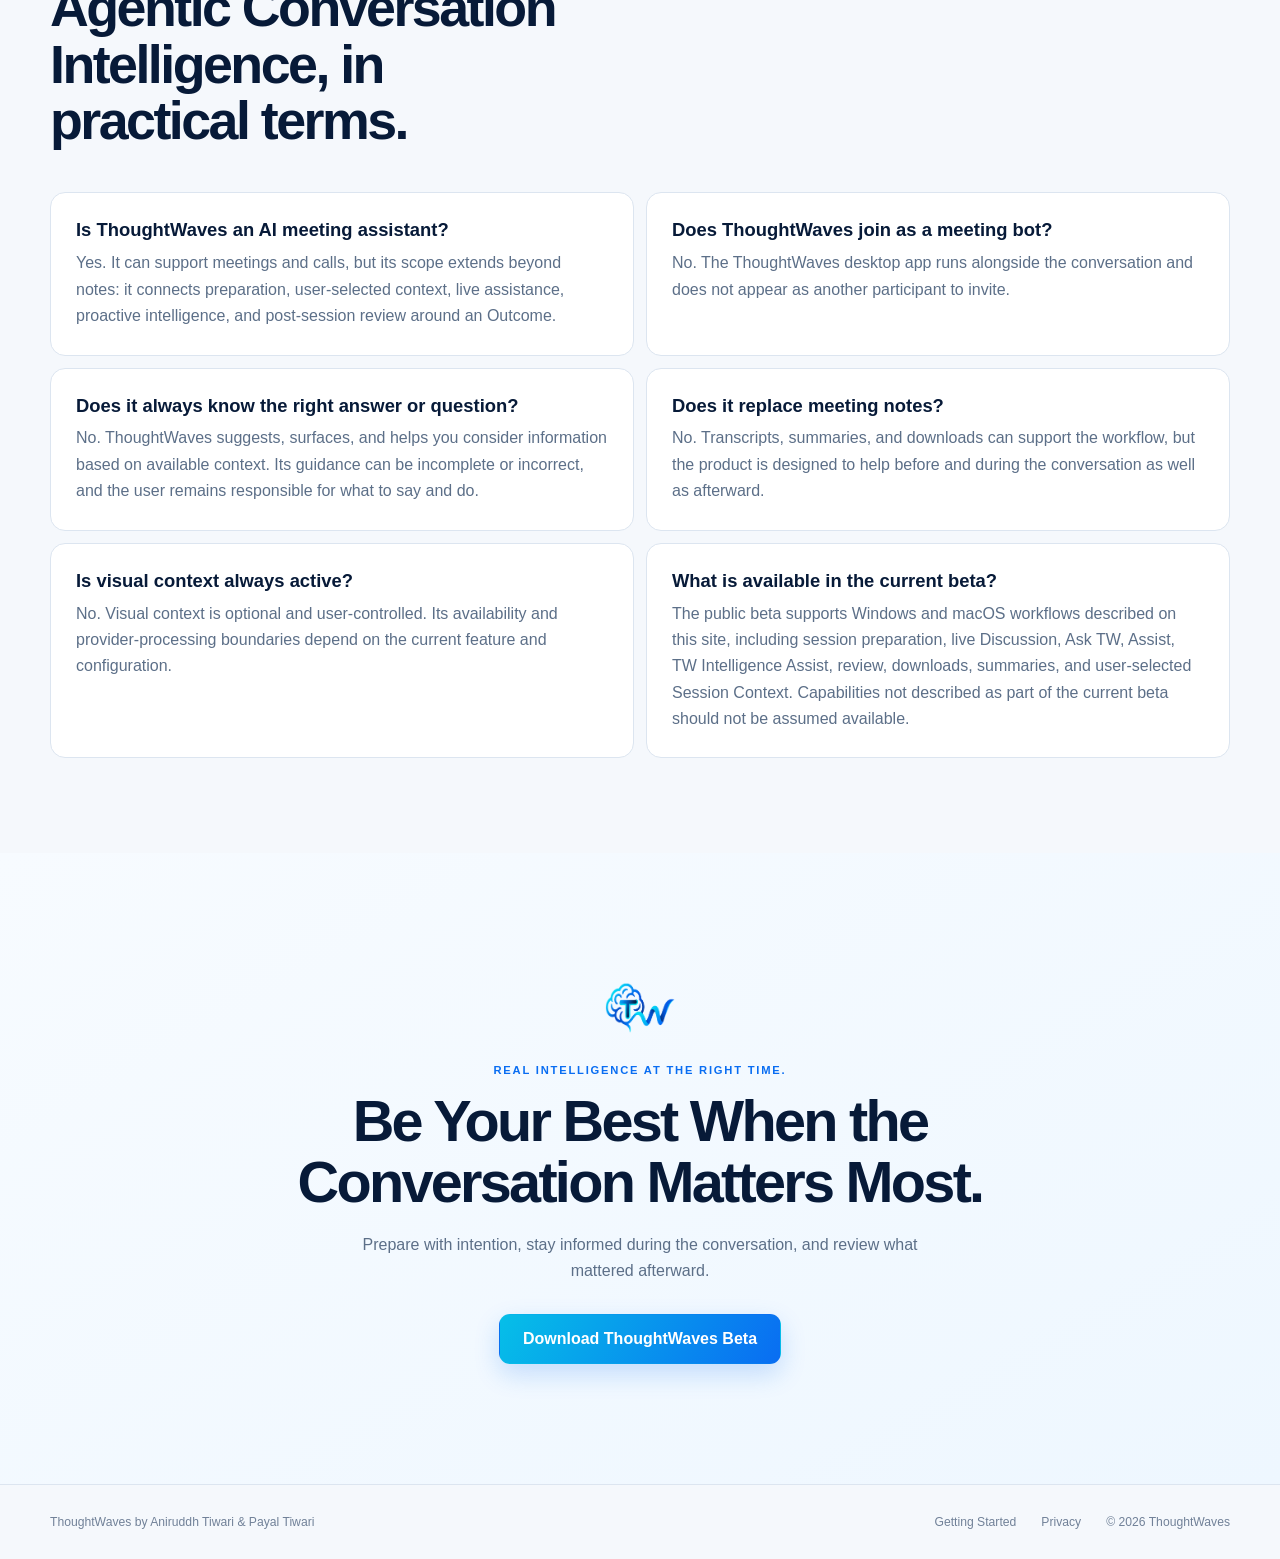
<file: agentic-conversation-intelligence/index.html>
<!doctype html>
<html lang="en">
<head>
  <meta charset="utf-8"><meta name="viewport" content="width=device-width, initial-scale=1"><meta name="theme-color" content="#f7f9fc">
  <meta name="description" content="Learn how ThoughtWaves combines live conversation context, user-selected knowledge, proactive assistance, and outcome-aware intervention for important professional conversations.">
  <link rel="canonical" href="https://thoughtwaves.ai/agentic-conversation-intelligence/">
  <meta property="og:title" content="Agentic Conversation Intelligence | ThoughtWaves"><meta property="og:description" content="See how ThoughtWaves brings context-aware, outcome-driven intelligence into important professional conversations without a meeting bot."><meta property="og:type" content="website"><meta property="og:url" content="https://thoughtwaves.ai/agentic-conversation-intelligence/"><meta property="og:site_name" content="ThoughtWaves"><meta property="og:image" content="https://thoughtwaves.ai/assets/branding/thoughtwaveai-Icon.png"><meta property="og:image:alt" content="ThoughtWaves logo">
  <meta name="twitter:card" content="summary_large_image"><meta name="twitter:title" content="Agentic Conversation Intelligence | ThoughtWaves"><meta name="twitter:description" content="See how ThoughtWaves brings context-aware, outcome-driven intelligence into important professional conversations without a meeting bot."><meta name="twitter:image" content="https://thoughtwaves.ai/assets/branding/thoughtwaveai-Icon.png"><meta name="twitter:image:alt" content="ThoughtWaves logo">
  <title>Agentic Conversation Intelligence | ThoughtWaves</title>
  <link rel="icon" href="../assets/branding/thoughtwaveai-Icon.png" type="image/png"><link rel="stylesheet" href="../styles.css"><script src="../script.js" defer></script>
</head>
<body class="guide-page content-page">
  <a class="skip-link" href="#main">Skip to content</a>
  <header class="site-header"><div class="container nav-wrap"><a class="brand" href="../" aria-label="ThoughtWaves home"><img src="../assets/branding/thoughtwaveai-Icon.png" alt="" width="42" height="42"><span>ThoughtWaves</span></a><button class="nav-toggle" type="button" aria-expanded="false" aria-controls="site-nav"><span class="sr-only">Toggle navigation</span><span></span><span></span></button><nav id="site-nav" class="site-nav" aria-label="Primary navigation"><a href="#definition">What It Is</a><a href="#how-it-works">How It Works</a><a href="../use-cases/technical-client-conversations/">Use Cases</a><a href="../privacy/">Privacy</a><a href="#faq">FAQ</a></nav><a class="button button-small nav-cta" href="../#download">Download Beta</a></div></header>

  <main id="main">
    <section class="guide-hero content-hero"><div class="container reveal"><p class="eyebrow">ThoughtWaves · Agentic Conversation Intelligence</p><h1>Agentic Conversation Intelligence for Conversations That Matter</h1><p>ThoughtWaves helps professionals prepare for important conversations, draw on relevant context while they unfold, and review what mattered afterward through its desktop beta for Windows and macOS.</p><div class="page-actions"><a class="button" href="../#download">Download the Beta</a><a class="text-link" href="../getting-started/">See Getting Started <span aria-hidden="true">→</span></a></div></div></section>

    <section class="guide-section white" id="definition"><div class="container"><div class="guide-heading reveal"><p class="kicker">A working definition</p><h2>More than transcription. More than a reactive answer.</h2><p>Agentic Conversation Intelligence combines the live Discussion, the Outcome you set, and the Session Context you select to help determine what may be useful next.</p></div><div class="content-grid three-up reveal"><article class="content-card"><span>Understand</span><h3>Follow the conversation in context</h3><p>ThoughtWaves uses the active Discussion and the information you deliberately provide for the session. It is designed for video calls, online meetings, business calls, and in-person professional discussions supported by your configured audio setup.</p></article><article class="content-card"><span>Evaluate</span><h3>Consider value before interrupting</h3><p>TW Intelligence Assist evaluates whether a question, clarification, risk, connection, challenge, or next step appears useful enough to surface at that moment.</p></article><article class="content-card"><span>Support</span><h3>Keep the professional in control</h3><p>Suggestions remain assistance—not guaranteed answers or autonomous decisions. You decide what to ask, say, challenge, or carry into the next conversation.</p></article></div></div></section>

    <section class="guide-section" id="how-it-works"><div class="container"><div class="guide-heading reveal"><p class="kicker">How it works</p><h2>Outcome-driven conversational intelligence across the full session.</h2><p>Instead of treating every meeting as an isolated transcript, ThoughtWaves connects preparation, live assistance, and review around what you are trying to accomplish.</p></div><div class="lifecycle-routine content-routine reveal"><article><span>Before</span><strong>Outcome → Influence → Session Context</strong><p>Define the result you want, how strongly guidance should support it, and which notes, documents, presentations, spreadsheets, images, or entered text should ground the session.</p></article><article><span>During</span><strong>Discussion · Ask TW · Assist · TW Intelligence Assist</strong><p>Follow the shared timeline, ask directly, request help continuing, or consider proactive contextual assistance when the conversation indicates it may add value.</p></article><article><span>After</span><strong>Review → Download → Summarize</strong><p>Review decisions, signals, missed points, and supported next actions, then preserve or summarize the material you choose.</p></article></div></div></section>

    <section class="guide-section white"><div class="container"><div class="guide-heading reveal"><p class="kicker">Context on your terms</p><h2>Bring the right information into the current conversation.</h2><p>User-controlled Session Context lets you select the material that matters instead of asking a general AI assistant or AI meeting copilot to work from the transcript alone.</p></div><div class="content-grid reveal"><article class="content-card"><span>Session Context</span><h3>Selected knowledge</h3><p>Add supported notes, documents, presentations, spreadsheets, images, and text. Context remains focused on the active session unless you deliberately carry material forward.</p></article><article class="content-card"><span>Live Discussion</span><h3>What is being said now</h3><p>The evolving Discussion helps assistance reflect the current exchange rather than only a static prompt prepared before the meeting.</p></article><article class="content-card"><span>Optional inputs</span><h3>Audio and visual context</h3><p>ThoughtWaves can use configured audio and, when you choose to use it, optional visual context. Availability and processing boundaries depend on the feature, platform, configuration, and selected AI provider.</p><a class="text-link" href="../privacy/">Review privacy boundaries <span aria-hidden="true">→</span></a></article><article class="content-card"><span>Outcome</span><h3>The direction of the conversation</h3><p>Your stated Outcome and Influence setting help frame what kind of assistance may be relevant without replacing your judgment.</p></article></div></div></section>

    <section class="guide-section dark-content-section"><div class="container"><div class="guide-heading reveal"><p class="kicker">Selective intelligence</p><h2>Sometimes the right intervention is no intervention.</h2><p>A real-time AI assistant can create distraction if it surfaces every possible answer. ThoughtWaves can selectively surface a useful point when it may add value—and stay quiet when it may not.</p></div><div class="content-grid three-up reveal"><article class="content-card"><span>Ask TW</span><h3>You already have a question</h3><p>Use the explicit path when you want clarification, a technical explanation, a context-grounded answer, or a suggested response.</p></article><article class="content-card"><span>Assist</span><h3>You want help continuing</h3><p>Request a useful follow-up, clarification, point to raise, or an important direction you may have missed.</p></article><article class="content-card"><span>TW Intelligence Assist</span><h3>The conversation suggests an opening</h3><p>Consider a proactively surfaced question or point when the Discussion, Session Context, and your goals indicate it may help.</p></article></div></div></section>

    <section class="guide-section white"><div class="container"><div class="guide-heading reveal"><p class="kicker">Who it serves</p><h2>Designed for high-stakes professional conversations.</h2><p>ThoughtWaves is intended for people who need to listen carefully, use credible context, ask better questions, and move a consequential discussion toward a clear next step.</p></div><ul class="audience-list reveal"><li>Solutions architects and solutions engineers</li><li>Technical consultants and advisors</li><li>Technical sales and client-facing professionals</li><li>Leaders navigating reviews and stakeholder decisions</li><li>Professionals handling negotiations, presentations, and complex discussions</li></ul><p class="scope-note reveal"><strong>Current boundary:</strong> ThoughtWaves is not designed for exams, interviews intended to test unaided knowledge, covert answer-feeding, or guaranteed decision-making. It supports the person responsible for the conversation.</p><a class="text-link reveal" href="../use-cases/technical-client-conversations/">Explore technical client conversations <span aria-hidden="true">→</span></a></div></section>

    <section class="guide-section" id="faq"><div class="container"><div class="guide-heading reveal"><p class="kicker">Frequently asked questions</p><h2>Agentic Conversation Intelligence, in practical terms.</h2></div><div class="faq-list reveal"><article><h3>Is ThoughtWaves an AI meeting assistant?</h3><p>Yes. It can support meetings and calls, but its scope extends beyond notes: it connects preparation, user-selected context, live assistance, proactive intelligence, and post-session review around an Outcome.</p></article><article><h3>Does ThoughtWaves join as a meeting bot?</h3><p>No. The ThoughtWaves desktop app runs alongside the conversation and does not appear as another participant to invite.</p></article><article><h3>Does it always know the right answer or question?</h3><p>No. ThoughtWaves suggests, surfaces, and helps you consider information based on available context. Its guidance can be incomplete or incorrect, and the user remains responsible for what to say and do.</p></article><article><h3>Does it replace meeting notes?</h3><p>No. Transcripts, summaries, and downloads can support the workflow, but the product is designed to help before and during the conversation as well as afterward.</p></article><article><h3>Is visual context always active?</h3><p>No. Visual context is optional and user-controlled. Its availability and provider-processing boundaries depend on the current feature and configuration.</p></article><article><h3>What is available in the current beta?</h3><p>The public beta supports Windows and macOS workflows described on this site, including session preparation, live Discussion, Ask TW, Assist, TW Intelligence Assist, review, downloads, summaries, and user-selected Session Context. Capabilities not described as part of the current beta should not be assumed available.</p></article></div></div></section>

    <section class="section beta content-cta"><div class="container beta-inner reveal"><img src="../assets/branding/thoughtwaveai-Icon.png" alt="ThoughtWaves emblem" width="80" height="80" loading="lazy"><p class="kicker">Real Intelligence at the Right Time.</p><h2>Be Your Best When the Conversation Matters Most.</h2><p>Prepare with intention, stay informed during the conversation, and review what mattered afterward.</p><a class="button" href="../#download">Download ThoughtWaves Beta</a></div></section>
  </main>

  <footer><div class="container footer-inner"><a href="https://github.com/aniruddhtiwari" target="_blank" rel="noopener noreferrer">ThoughtWaves by Aniruddh Tiwari &amp; Payal Tiwari</a><div><a href="../getting-started/">Getting Started</a><a href="../privacy/">Privacy</a><span>© <span id="year">2026</span> ThoughtWaves</span></div></div></footer>
</body>
</html>
</file>
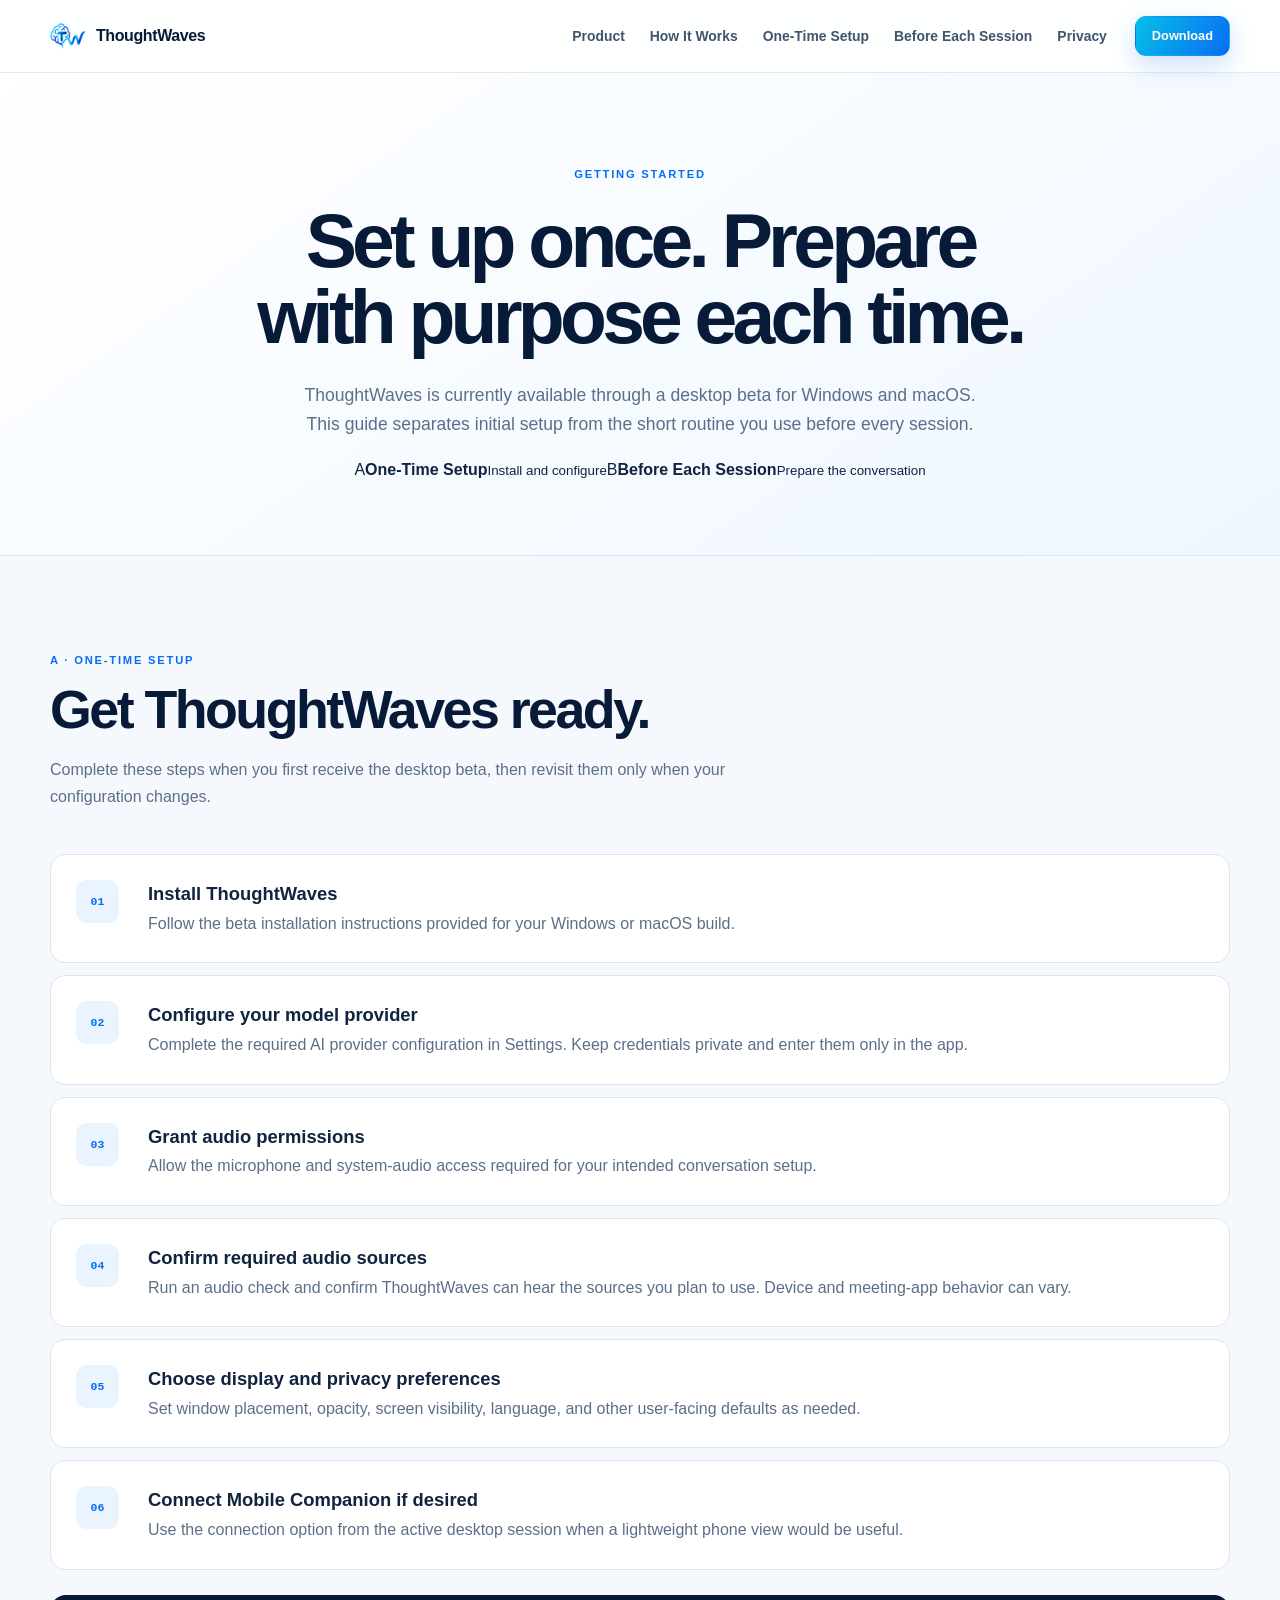
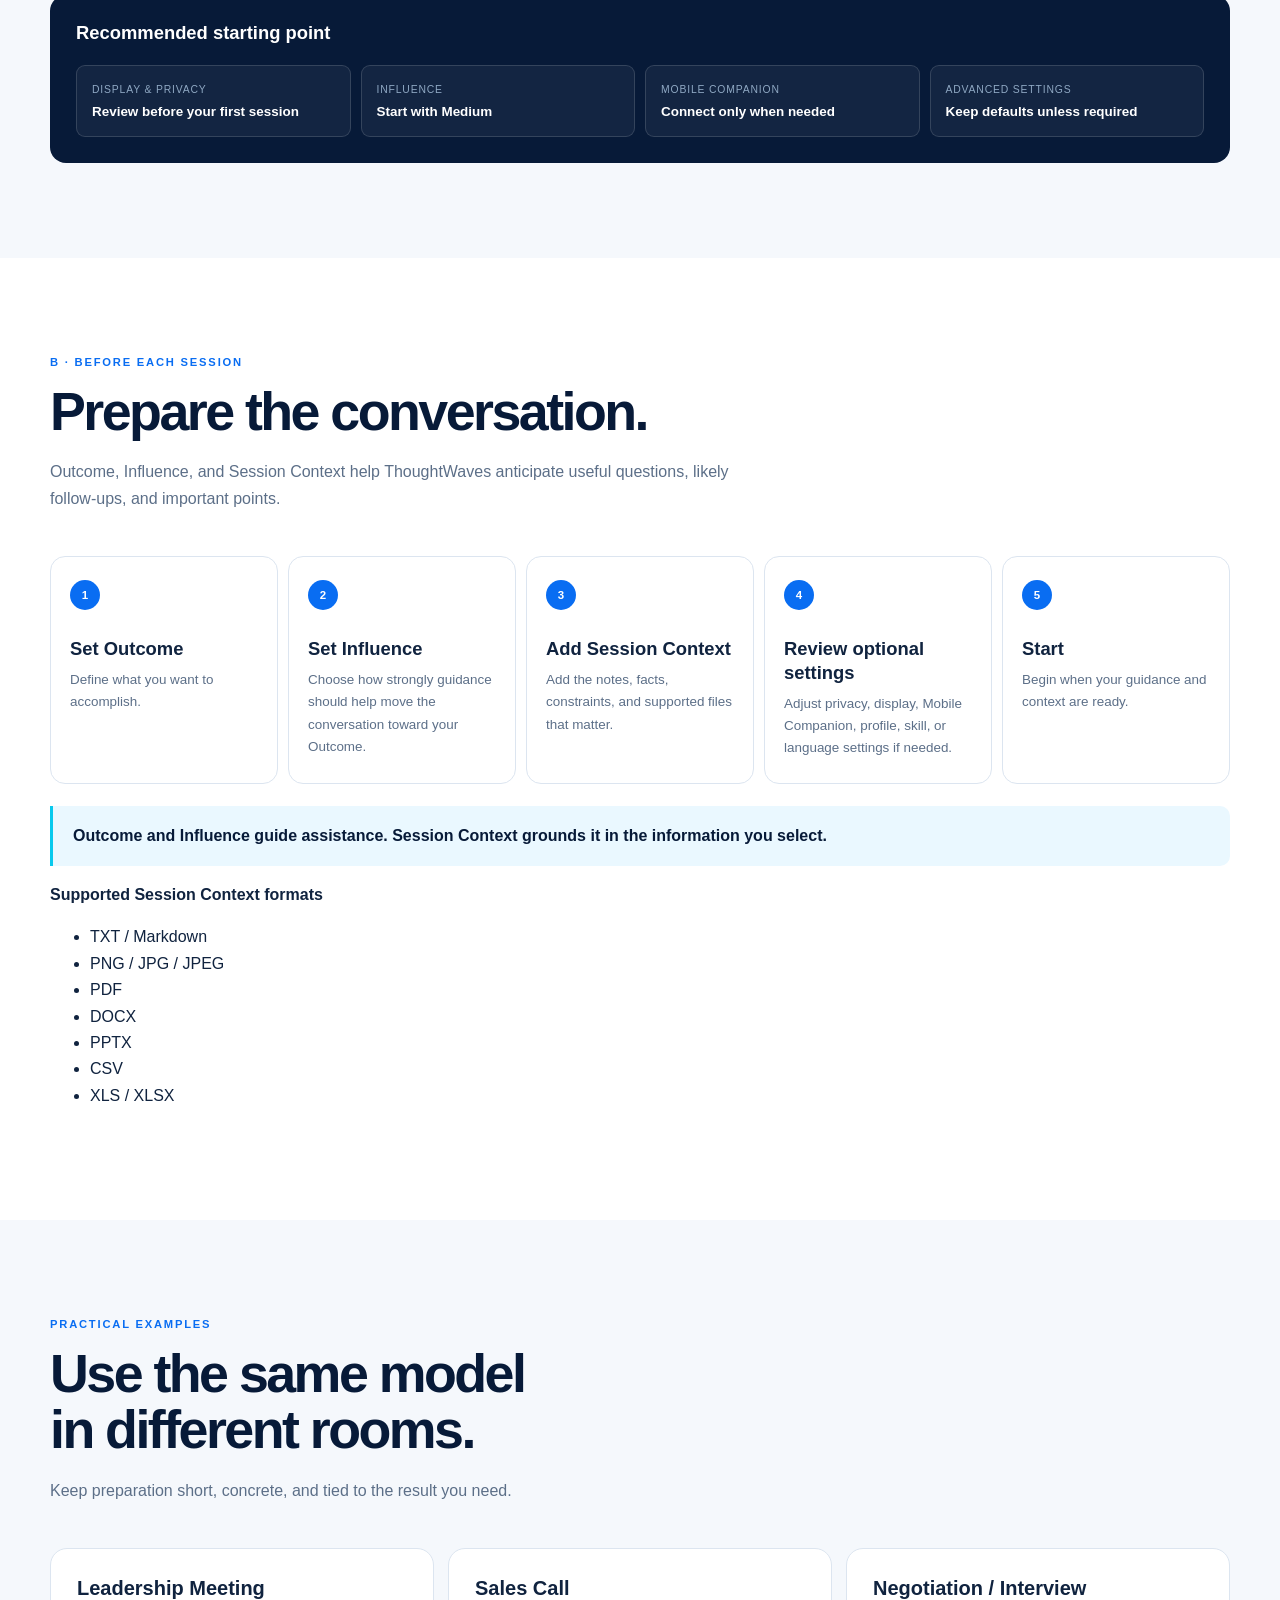
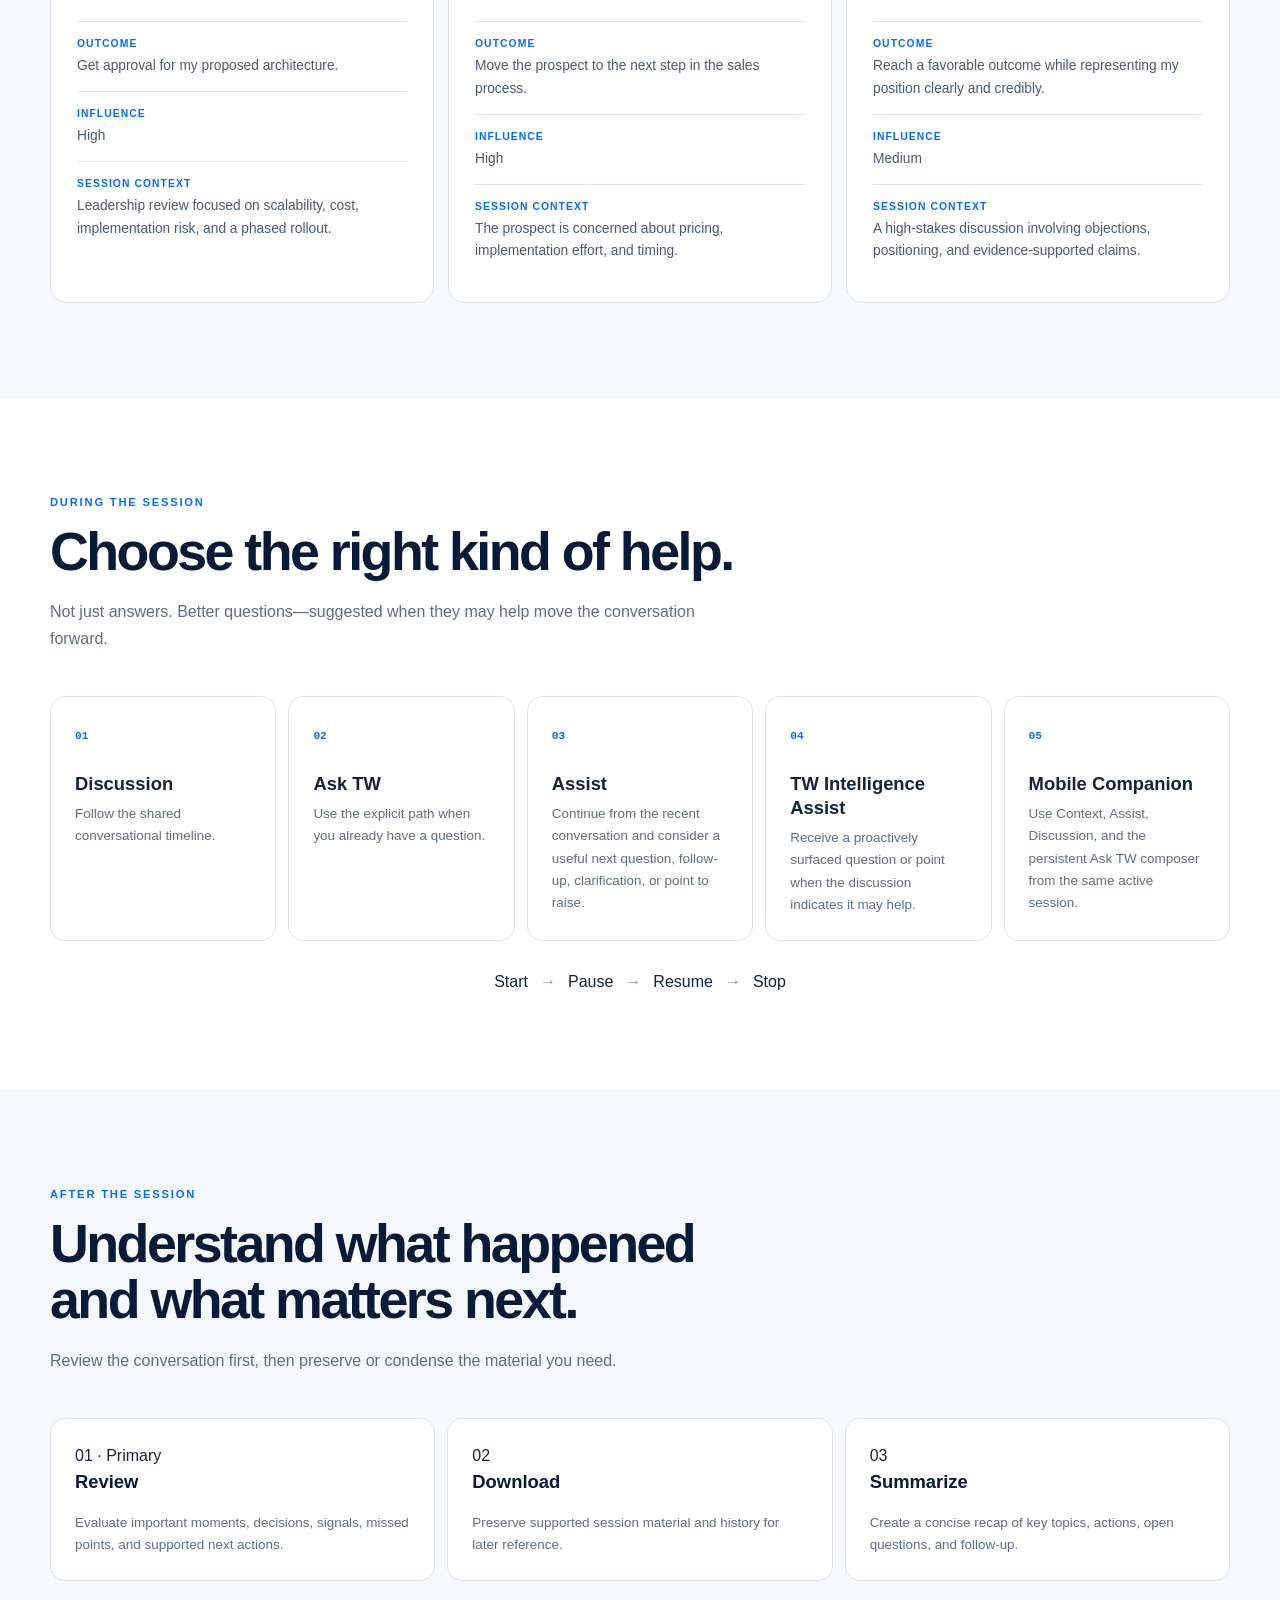
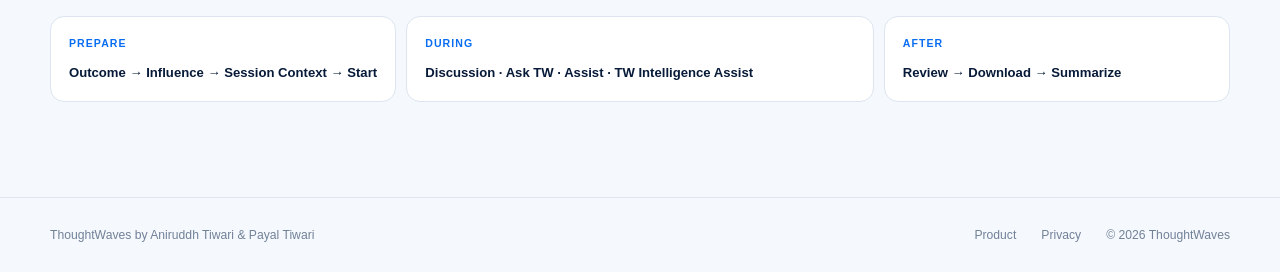
<file: getting-started/index.html>
<!doctype html>
<html lang="en">
<head>
  <meta charset="utf-8"><meta name="viewport" content="width=device-width, initial-scale=1"><meta name="theme-color" content="#f7f9fc">
  <meta name="description" content="Set up the ThoughtWaves desktop app and learn the repeatable routine for each conversation.">
  <link rel="canonical" href="https://thoughtwaves.ai/getting-started/">
  <meta property="og:title" content="Getting Started — ThoughtWaves"><meta property="og:description" content="Set up the ThoughtWaves desktop app and learn the repeatable routine for each conversation."><meta property="og:type" content="website"><meta property="og:url" content="https://thoughtwaves.ai/getting-started/"><meta property="og:site_name" content="ThoughtWaves"><meta property="og:image" content="https://thoughtwaves.ai/assets/branding/thoughtwaveai-Icon.png"><meta property="og:image:alt" content="ThoughtWaves logo">
  <meta name="twitter:card" content="summary_large_image"><meta name="twitter:title" content="Getting Started — ThoughtWaves"><meta name="twitter:description" content="Set up the ThoughtWaves desktop app and learn the repeatable routine for each conversation."><meta name="twitter:image" content="https://thoughtwaves.ai/assets/branding/thoughtwaveai-Icon.png"><meta name="twitter:image:alt" content="ThoughtWaves logo">
  <title>Getting Started — ThoughtWaves</title>
  <link rel="icon" href="../assets/branding/thoughtwaveai-Icon.png" type="image/png"><link rel="stylesheet" href="../styles.css"><script src="../script.js" defer></script>
</head>
<body class="guide-page"><a class="skip-link" href="#main">Skip to content</a>
  <header class="site-header"><div class="container nav-wrap"><a class="brand" href="../" aria-label="ThoughtWaves home"><img src="../assets/branding/thoughtwaveai-Icon.png" alt="" width="42" height="42"><span>ThoughtWaves</span></a><button class="nav-toggle" type="button" aria-expanded="false" aria-controls="site-nav"><span class="sr-only">Toggle navigation</span><span></span><span></span></button><nav id="site-nav" class="site-nav" aria-label="Primary navigation"><a href="../#scenarios">Product</a><a href="../#how-it-works">How It Works</a><a href="#one-time-setup">One-Time Setup</a><a href="#before-each-session">Before Each Session</a><a href="../privacy/">Privacy</a></nav><a class="button button-small nav-cta" href="../#download">Download</a></div></header>
  <main id="main">
    <section class="guide-hero"><div class="container reveal"><p class="eyebrow">Getting Started</p><h1>Set up once. Prepare with purpose each time.</h1><p>ThoughtWaves is currently available through a desktop beta for Windows and macOS. This guide separates initial setup from the short routine you use before every session.</p><div class="guide-route"><a href="#one-time-setup"><span>A</span><strong>One-Time Setup</strong><small>Install and configure</small></a><a href="#before-each-session"><span>B</span><strong>Before Each Session</strong><small>Prepare the conversation</small></a></div></div></section>

    <section class="guide-section" id="one-time-setup"><div class="container"><div class="guide-heading reveal"><p class="kicker">A · One-Time Setup</p><h2>Get ThoughtWaves ready.</h2><p>Complete these steps when you first receive the desktop beta, then revisit them only when your configuration changes.</p></div><div class="step-list reveal">
      <article class="step-card"><div><h3>Install ThoughtWaves</h3><p>Follow the beta installation instructions provided for your Windows or macOS build.</p></div></article>
      <article class="step-card"><div><h3>Configure your model provider</h3><p>Complete the required AI provider configuration in Settings. Keep credentials private and enter them only in the app.</p></div></article>
      <article class="step-card"><div><h3>Grant audio permissions</h3><p>Allow the microphone and system-audio access required for your intended conversation setup.</p></div></article>
      <article class="step-card"><div><h3>Confirm required audio sources</h3><p>Run an audio check and confirm ThoughtWaves can hear the sources you plan to use. Device and meeting-app behavior can vary.</p></div></article>
      <article class="step-card"><div><h3>Choose display and privacy preferences</h3><p>Set window placement, opacity, screen visibility, language, and other user-facing defaults as needed.</p></div></article>
      <article class="step-card"><div><h3>Connect Mobile Companion if desired</h3><p>Use the connection option from the active desktop session when a lightweight phone view would be useful.</p></div></article>
    </div><aside class="defaults-panel reveal"><h3>Recommended starting point</h3><div class="default-grid"><div><span>Display &amp; privacy</span><strong>Review before your first session</strong></div><div><span>Influence</span><strong>Start with Medium</strong></div><div><span>Mobile Companion</span><strong>Connect only when needed</strong></div><div><span>Advanced settings</span><strong>Keep defaults unless required</strong></div></div></aside></div></section>

    <section class="guide-section white" id="before-each-session"><div class="container"><div class="guide-heading reveal"><p class="kicker">B · Before Each Session</p><h2>Prepare the conversation.</h2><p>Outcome, Influence, and Session Context help ThoughtWaves anticipate useful questions, likely follow-ups, and important points.</p></div><div class="session-flow reveal"><article><h3>Set Outcome</h3><p>Define what you want to accomplish.</p></article><article><h3>Set Influence</h3><p>Choose how strongly guidance should help move the conversation toward your Outcome.</p></article><article><h3>Add Session Context</h3><p>Add the notes, facts, constraints, and supported files that matter.</p></article><article><h3>Review optional settings</h3><p>Adjust privacy, display, Mobile Companion, profile, skill, or language settings if needed.</p></article><article><h3>Start</h3><p>Begin when your guidance and context are ready.</p></article></div><p class="key-message reveal">Outcome and Influence guide assistance. Session Context grounds it in the information you select.</p><div class="supported-formats reveal"><strong>Supported Session Context formats</strong><ul><li>TXT / Markdown</li><li>PNG / JPG / JPEG</li><li>PDF</li><li>DOCX</li><li>PPTX</li><li>CSV</li><li>XLS / XLSX</li></ul></div></div></section>

    <section class="guide-section"><div class="container"><div class="guide-heading reveal"><p class="kicker">Practical examples</p><h2>Use the same model in different rooms.</h2><p>Keep preparation short, concrete, and tied to the result you need.</p></div><div class="example-grid reveal"><article class="example-card"><h3>Leadership Meeting</h3><div class="example-row"><span>Outcome</span><p>Get approval for my proposed architecture.</p></div><div class="example-row"><span>Influence</span><p>High</p></div><div class="example-row"><span>Session Context</span><p>Leadership review focused on scalability, cost, implementation risk, and a phased rollout.</p></div></article><article class="example-card"><h3>Sales Call</h3><div class="example-row"><span>Outcome</span><p>Move the prospect to the next step in the sales process.</p></div><div class="example-row"><span>Influence</span><p>High</p></div><div class="example-row"><span>Session Context</span><p>The prospect is concerned about pricing, implementation effort, and timing.</p></div></article><article class="example-card"><h3>Negotiation / Interview</h3><div class="example-row"><span>Outcome</span><p>Reach a favorable outcome while representing my position clearly and credibly.</p></div><div class="example-row"><span>Influence</span><p>Medium</p></div><div class="example-row"><span>Session Context</span><p>A high-stakes discussion involving objections, positioning, and evidence-supported claims.</p></div></article></div></div></section>

    <section class="guide-section white"><div class="container"><div class="guide-heading reveal"><p class="kicker">During the session</p><h2>Choose the right kind of help.</h2><p>Not just answers. Better questions—suggested when they may help move the conversation forward.</p></div><div class="live-grid rc-live-grid reveal"><article><span>01</span><h3>Discussion</h3><p>Follow the shared conversational timeline.</p></article><article><span>02</span><h3>Ask TW</h3><p>Use the explicit path when you already have a question.</p></article><article><span>03</span><h3>Assist</h3><p>Continue from the recent conversation and consider a useful next question, follow-up, clarification, or point to raise.</p></article><article><span>04</span><h3>TW Intelligence Assist</h3><p>Receive a proactively surfaced question or point when the discussion indicates it may help.</p></article><article><span>05</span><h3>Mobile Companion</h3><p>Use Context, Assist, Discussion, and the persistent Ask TW composer from the same active session.</p></article></div><div class="session-controls reveal"><span>Start</span><i>→</i><span>Pause</span><i>→</i><span>Resume</span><i>→</i><span>Stop</span></div></div></section>

    <section class="guide-section"><div class="container"><div class="guide-heading reveal"><p class="kicker">After the session</p><h2>Understand what happened and what matters next.</h2><p>Review the conversation first, then preserve or condense the material you need.</p></div><div class="after-grid reveal"><article class="review-guide-card"><span>01 · Primary</span><h3>Review</h3><p>Evaluate important moments, decisions, signals, missed points, and supported next actions.</p></article><article><span>02</span><h3>Download</h3><p>Preserve supported session material and history for later reference.</p></article><article><span>03</span><h3>Summarize</h3><p>Create a concise recap of key topics, actions, open questions, and follow-up.</p></article></div><div class="lifecycle-routine reveal" aria-label="Complete ThoughtWaves lifecycle"><article><span>Prepare</span><strong>Outcome → Influence → Session Context → Start</strong></article><article><span>During</span><strong>Discussion · Ask TW · Assist · TW Intelligence Assist</strong></article><article><span>After</span><strong>Review → Download → Summarize</strong></article></div></div></section>
  </main>
  <footer><div class="container footer-inner"><a href="https://github.com/aniruddhtiwari" target="_blank" rel="noopener noreferrer">ThoughtWaves by Aniruddh Tiwari &amp; Payal Tiwari</a><div><a href="../">Product</a><a href="../privacy/">Privacy</a><span>© <span id="year">2026</span> ThoughtWaves</span></div></div></footer>
</body></html>
</file>
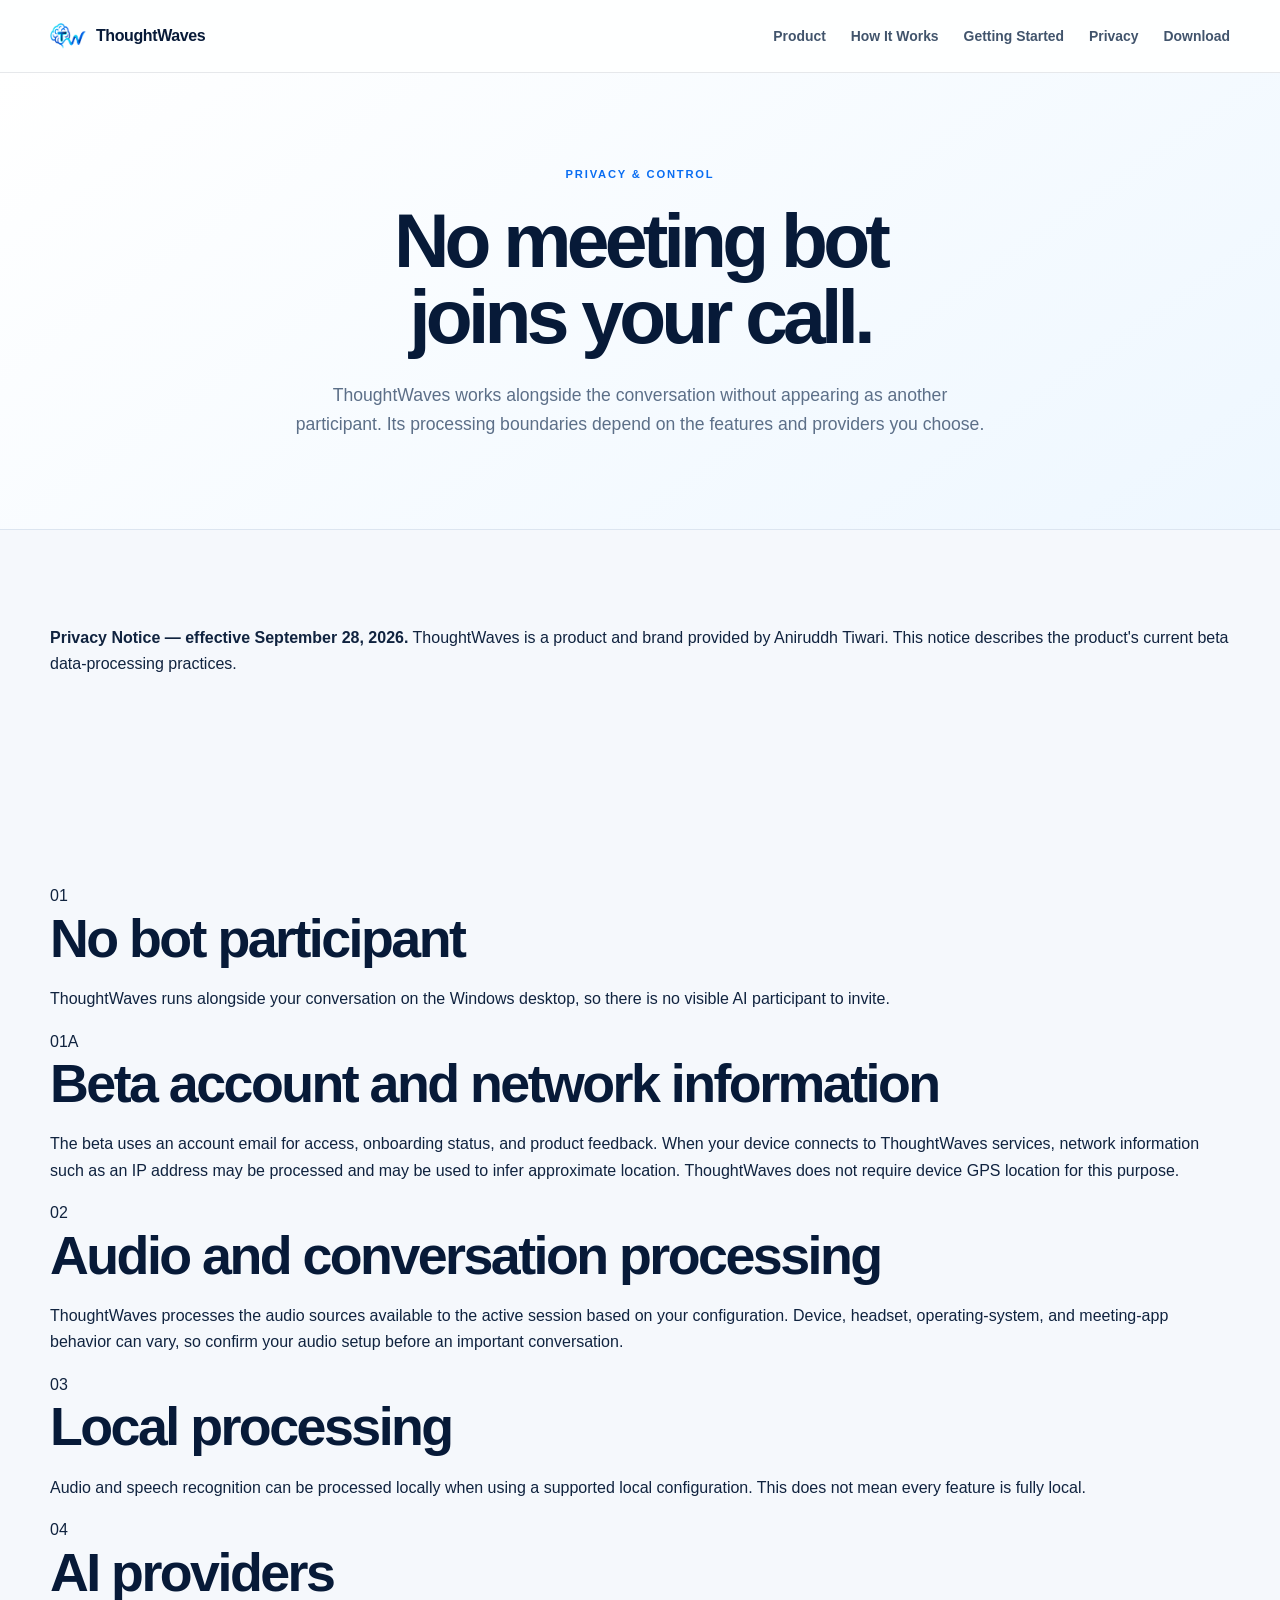
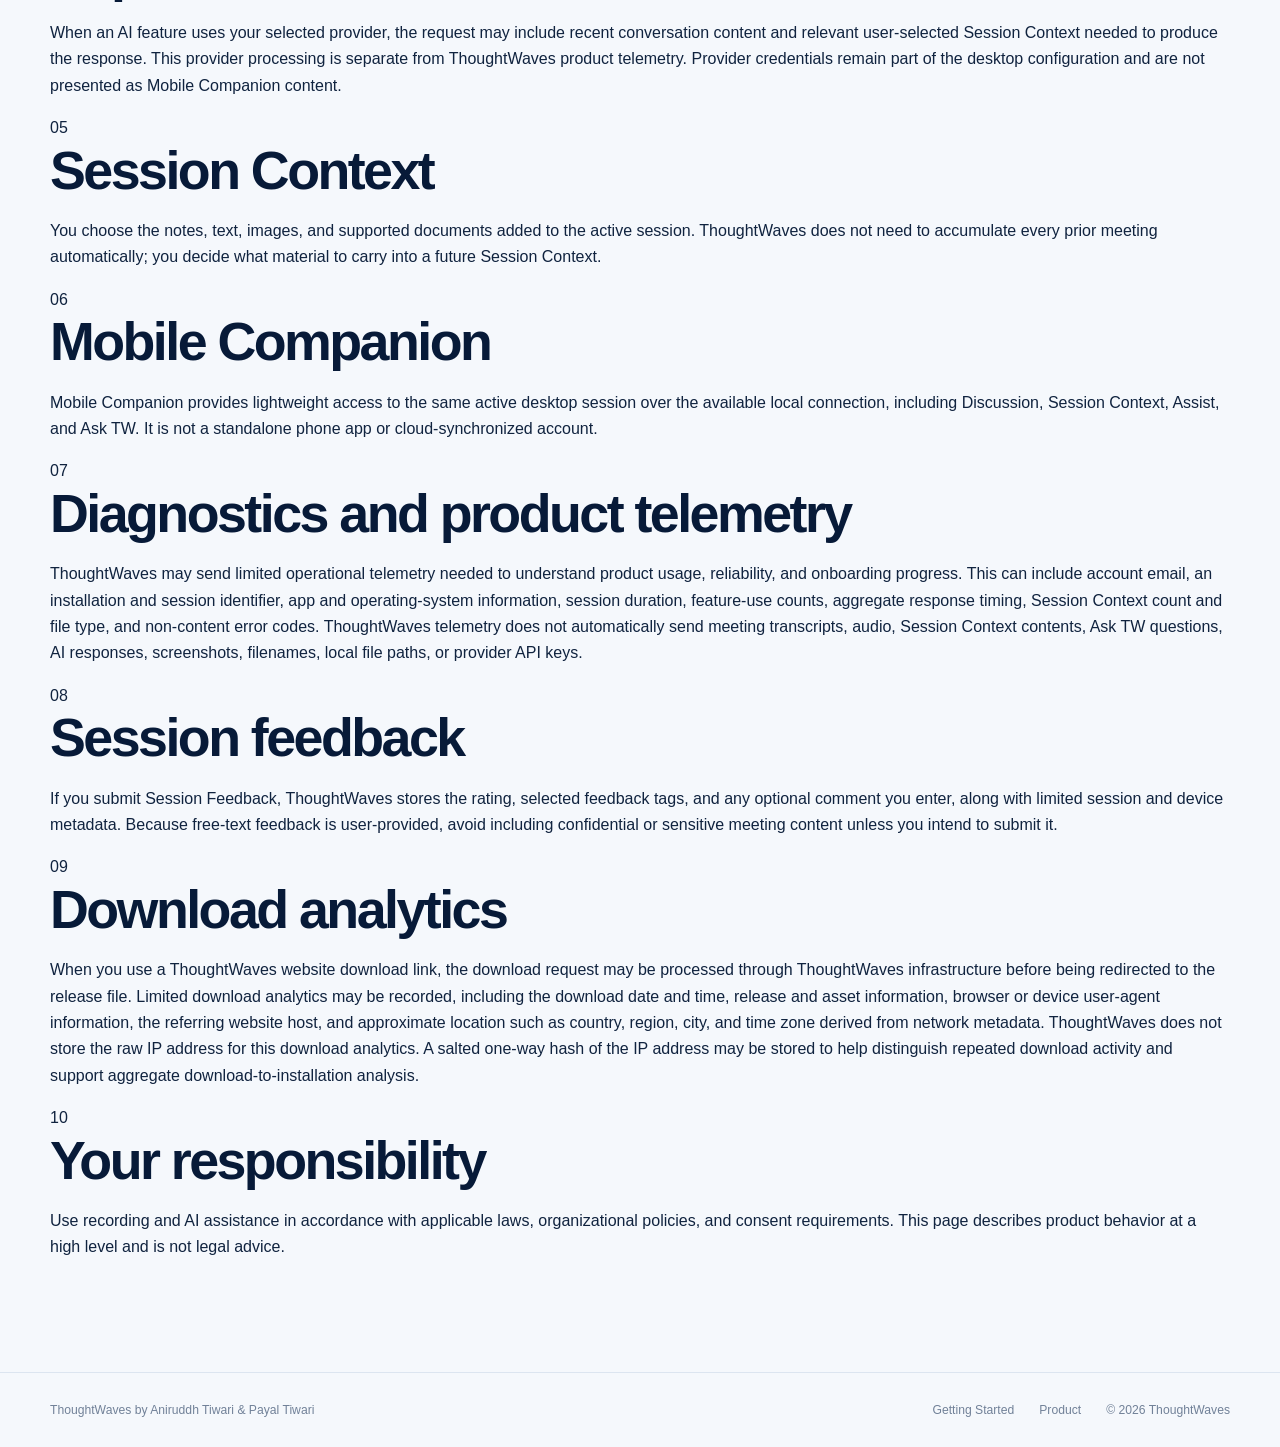
<file: privacy/index.html>
<!doctype html>
<html lang="en">
<head>
  <meta charset="utf-8"><meta name="viewport" content="width=device-width, initial-scale=1"><meta name="theme-color" content="#f7f9fc">
  <meta name="description" content="How ThoughtWaves approaches meeting participation, local processing, AI providers, Session Context, Mobile Companion, and diagnostics.">
  <link rel="canonical" href="https://thoughtwaves.ai/privacy/">
  <meta property="og:title" content="Privacy — ThoughtWaves"><meta property="og:description" content="How the ThoughtWaves desktop app approaches meeting participation, local processing, AI providers, Session Context, Mobile Companion, and diagnostics."><meta property="og:type" content="website"><meta property="og:url" content="https://thoughtwaves.ai/privacy/"><meta property="og:site_name" content="ThoughtWaves"><meta property="og:image" content="https://thoughtwaves.ai/assets/branding/thoughtwaveai-Icon.png"><meta property="og:image:alt" content="ThoughtWaves logo">
  <meta name="twitter:card" content="summary_large_image"><meta name="twitter:title" content="Privacy — ThoughtWaves"><meta name="twitter:description" content="How the ThoughtWaves desktop app approaches meeting participation, local processing, AI providers, Session Context, Mobile Companion, and diagnostics."><meta name="twitter:image" content="https://thoughtwaves.ai/assets/branding/thoughtwaveai-Icon.png"><meta name="twitter:image:alt" content="ThoughtWaves logo">
  <title>Privacy — ThoughtWaves</title>
  <link rel="icon" href="../assets/branding/thoughtwaveai-Icon.png" type="image/png"><link rel="stylesheet" href="../styles.css"><script src="../script.js" defer></script>
</head>
<body class="guide-page"><a class="skip-link" href="#main">Skip to content</a>
  <header class="site-header"><div class="container nav-wrap"><a class="brand" href="../" aria-label="ThoughtWaves home"><img src="../assets/branding/thoughtwaveai-Icon.png" alt="" width="42" height="42"><span>ThoughtWaves</span></a><button class="nav-toggle" type="button" aria-expanded="false" aria-controls="site-nav"><span class="sr-only">Toggle navigation</span><span></span><span></span></button><nav id="site-nav" class="site-nav" aria-label="Primary navigation"><a href="../#scenarios">Product</a><a href="../#how-it-works">How It Works</a><a href="../getting-started/">Getting Started</a><a href="#privacy-details">Privacy</a><a href="../#download">Download</a></nav></div></header>
  <main id="main"><section class="guide-hero privacy-hero"><div class="container reveal"><p class="eyebrow">Privacy &amp; control</p><h1>No meeting bot joins your call.</h1><p>ThoughtWaves works alongside the conversation without appearing as another participant. Its processing boundaries depend on the features and providers you choose.</p></div></section>
    <section class="guide-section" id="legal-provider"><div class="container reveal"><p><strong>Privacy Notice — effective September 28, 2026.</strong> ThoughtWaves is a product and brand provided by Aniruddh Tiwari. This notice describes the product's current beta data-processing practices.</p></div></section>
    <section class="guide-section" id="privacy-details"><div class="container privacy-detail-list reveal">
      <article><span>01</span><div><h2>No bot participant</h2><p>ThoughtWaves runs alongside your conversation on the Windows desktop, so there is no visible AI participant to invite.</p></div></article>
      <article><span>01A</span><div><h2>Beta account and network information</h2><p>The beta uses an account email for access, onboarding status, and product feedback. When your device connects to ThoughtWaves services, network information such as an IP address may be processed and may be used to infer approximate location. ThoughtWaves does not require device GPS location for this purpose.</p></div></article>
      <article><span>02</span><div><h2>Audio and conversation processing</h2><p>ThoughtWaves processes the audio sources available to the active session based on your configuration. Device, headset, operating-system, and meeting-app behavior can vary, so confirm your audio setup before an important conversation.</p></div></article>
      <article><span>03</span><div><h2>Local processing</h2><p>Audio and speech recognition can be processed locally when using a supported local configuration. This does not mean every feature is fully local.</p></div></article>
      <article><span>04</span><div><h2>AI providers</h2><p>When an AI feature uses your selected provider, the request may include recent conversation content and relevant user-selected Session Context needed to produce the response. This provider processing is separate from ThoughtWaves product telemetry. Provider credentials remain part of the desktop configuration and are not presented as Mobile Companion content.</p></div></article>
      <article><span>05</span><div><h2>Session Context</h2><p>You choose the notes, text, images, and supported documents added to the active session. ThoughtWaves does not need to accumulate every prior meeting automatically; you decide what material to carry into a future Session Context.</p></div></article>
      <article><span>06</span><div><h2>Mobile Companion</h2><p>Mobile Companion provides lightweight access to the same active desktop session over the available local connection, including Discussion, Session Context, Assist, and Ask TW. It is not a standalone phone app or cloud-synchronized account.</p></div></article>
      <article><span>07</span><div><h2>Diagnostics and product telemetry</h2><p>ThoughtWaves may send limited operational telemetry needed to understand product usage, reliability, and onboarding progress. This can include account email, an installation and session identifier, app and operating-system information, session duration, feature-use counts, aggregate response timing, Session Context count and file type, and non-content error codes. ThoughtWaves telemetry does not automatically send meeting transcripts, audio, Session Context contents, Ask TW questions, AI responses, screenshots, filenames, local file paths, or provider API keys.</p></div></article>
      <article><span>08</span><div><h2>Session feedback</h2><p>If you submit Session Feedback, ThoughtWaves stores the rating, selected feedback tags, and any optional comment you enter, along with limited session and device metadata. Because free-text feedback is user-provided, avoid including confidential or sensitive meeting content unless you intend to submit it.</p></div></article>
      <article><span>09</span><div><h2>Download analytics</h2><p>When you use a ThoughtWaves website download link, the download request may be processed through ThoughtWaves infrastructure before being redirected to the release file. Limited download analytics may be recorded, including the download date and time, release and asset information, browser or device user-agent information, the referring website host, and approximate location such as country, region, city, and time zone derived from network metadata. ThoughtWaves does not store the raw IP address for this download analytics. A salted one-way hash of the IP address may be stored to help distinguish repeated download activity and support aggregate download-to-installation analysis.</p></div></article>
      <article><span>10</span><div><h2>Your responsibility</h2><p>Use recording and AI assistance in accordance with applicable laws, organizational policies, and consent requirements. This page describes product behavior at a high level and is not legal advice.</p></div></article>
    </div></section>
  </main>
  <footer><div class="container footer-inner"><a href="https://github.com/aniruddhtiwari" target="_blank" rel="noopener noreferrer">ThoughtWaves by Aniruddh Tiwari &amp; Payal Tiwari</a><div><a href="../getting-started/">Getting Started</a><a href="../">Product</a><span>© <span id="year">2026</span> ThoughtWaves</span></div></div></footer>
</body></html>
</file>
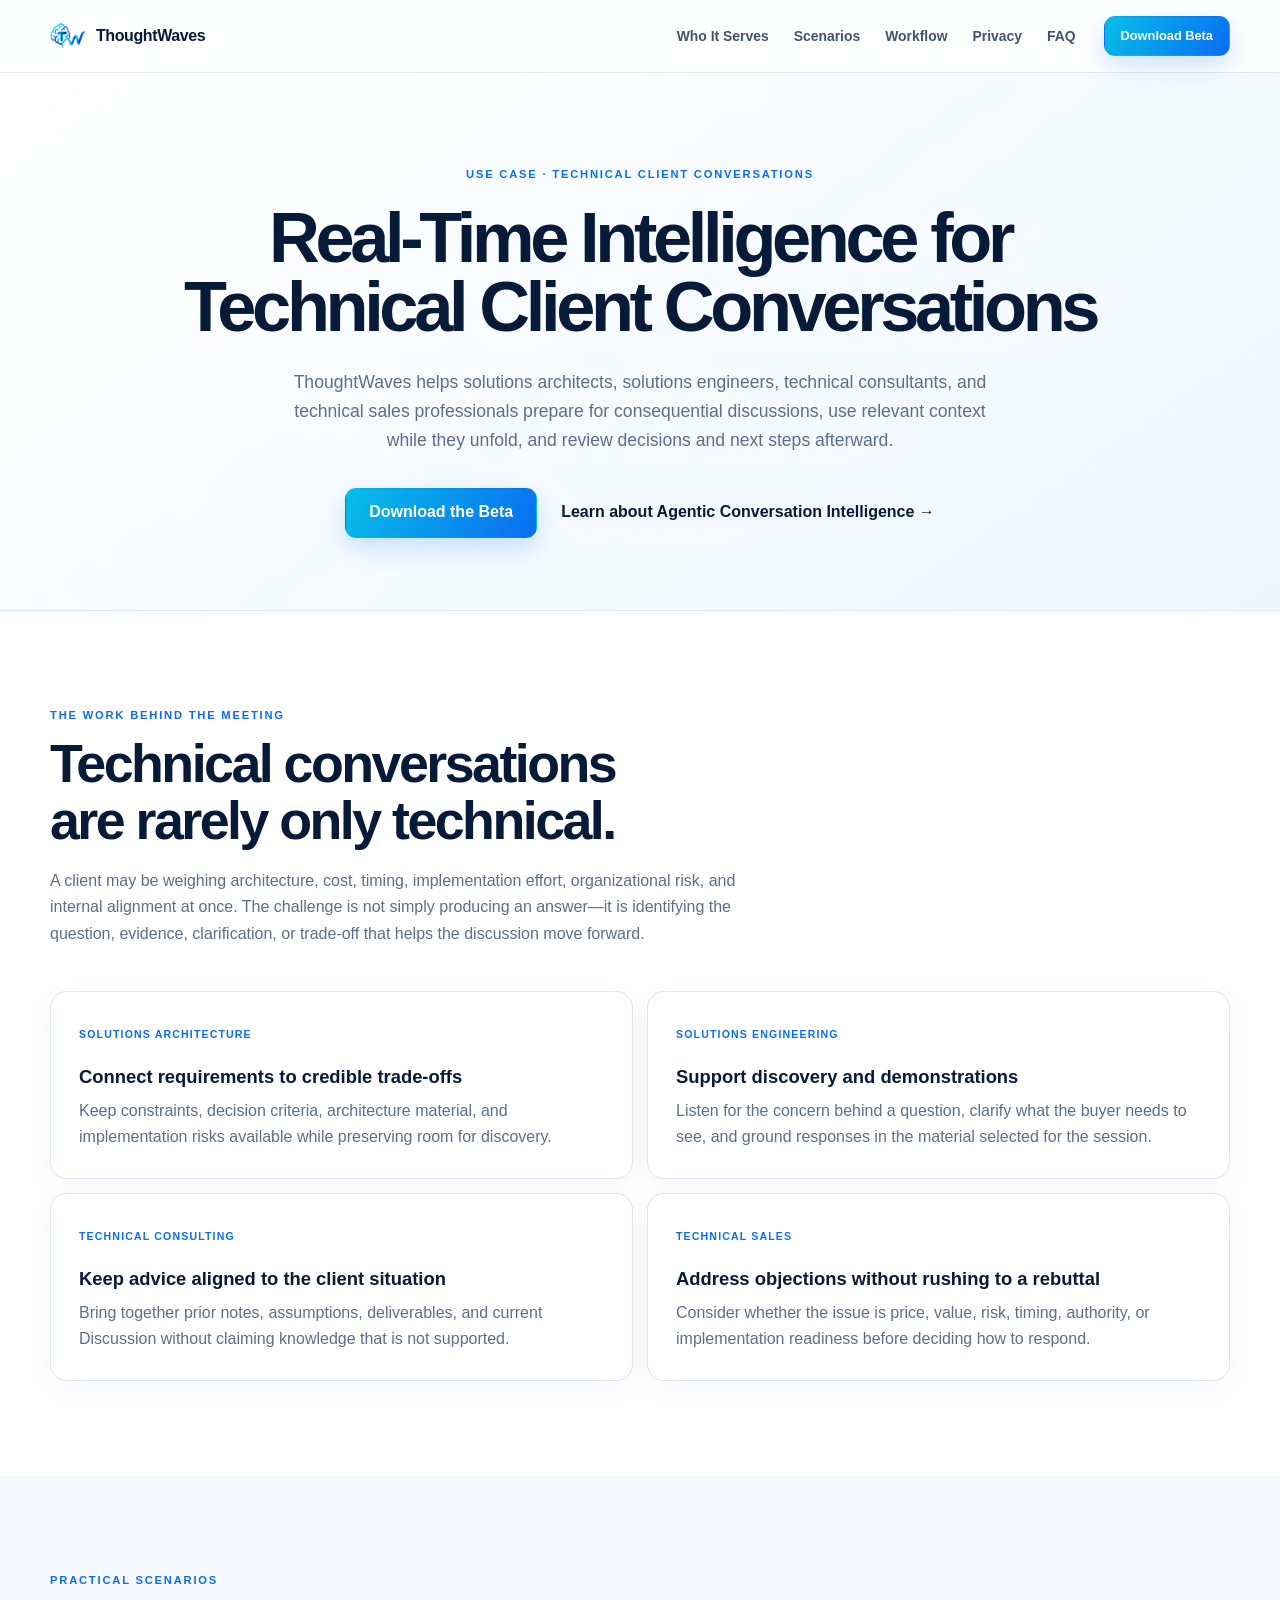
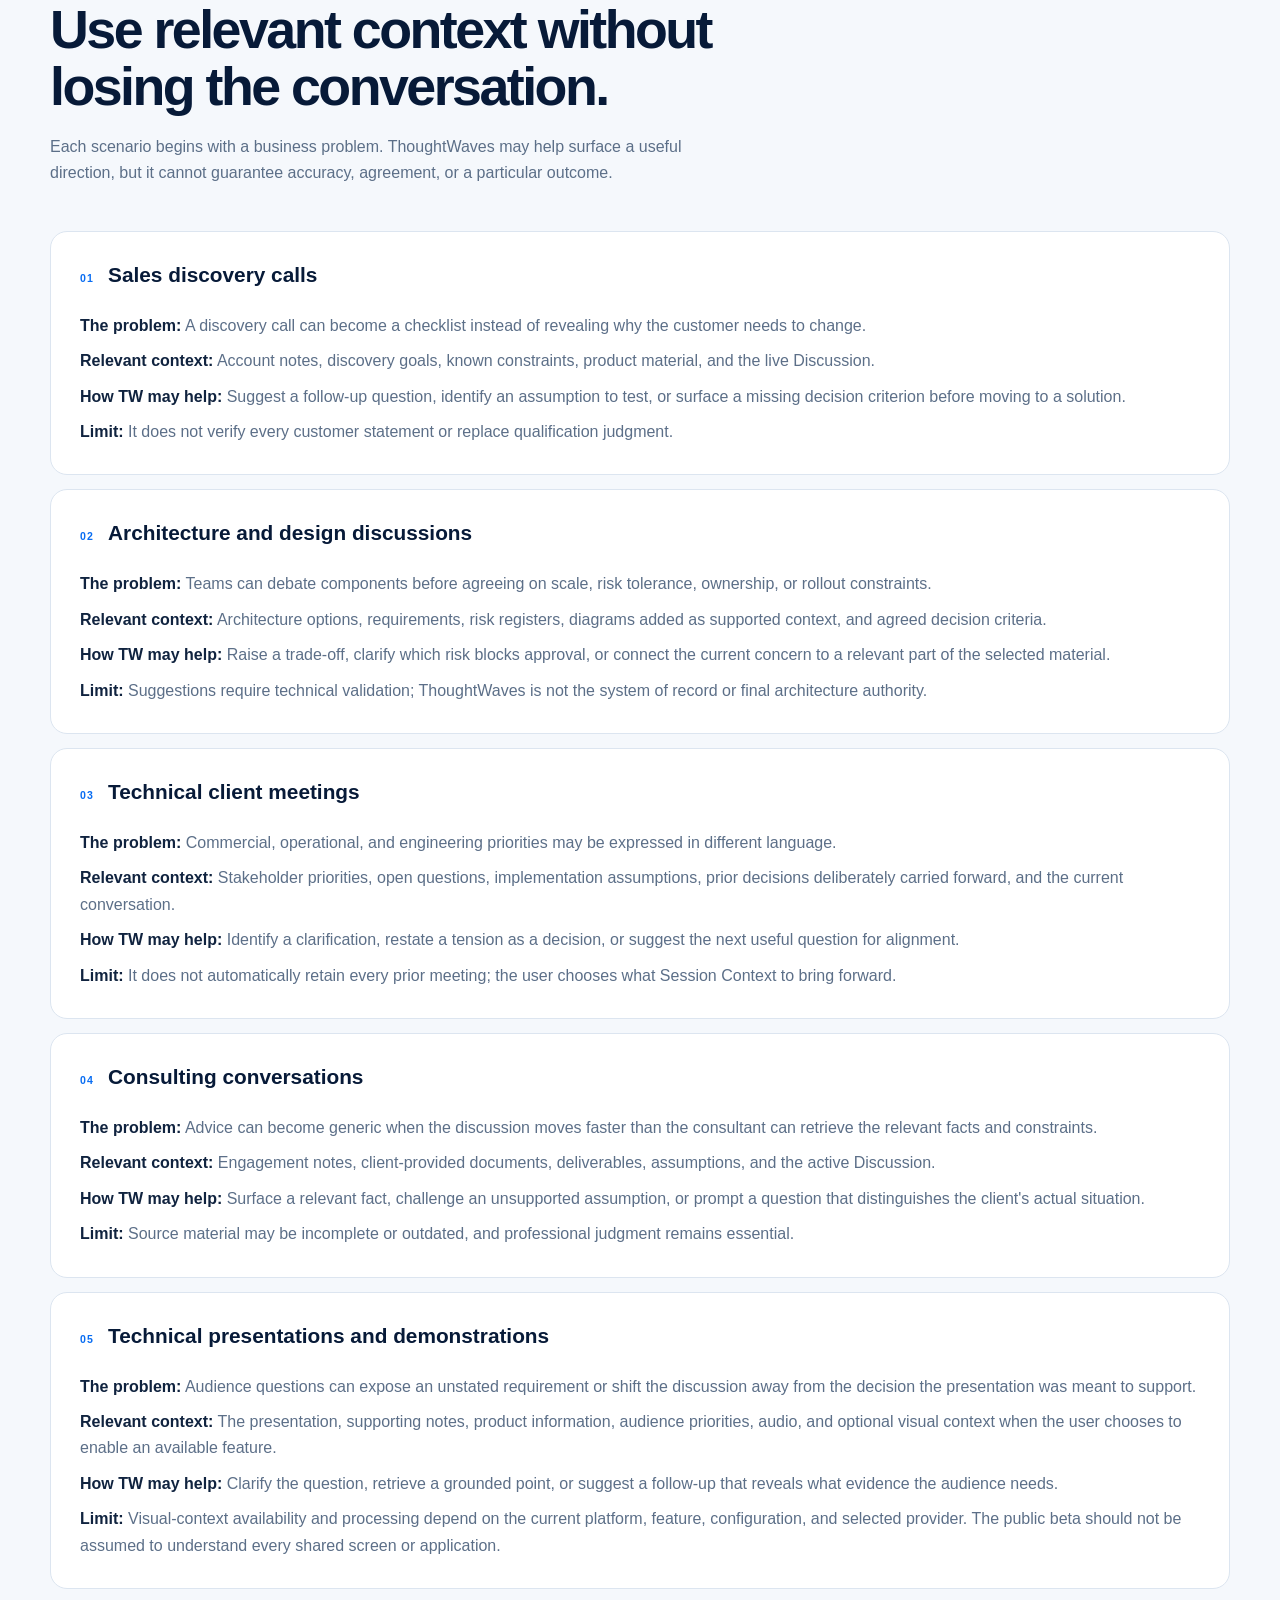
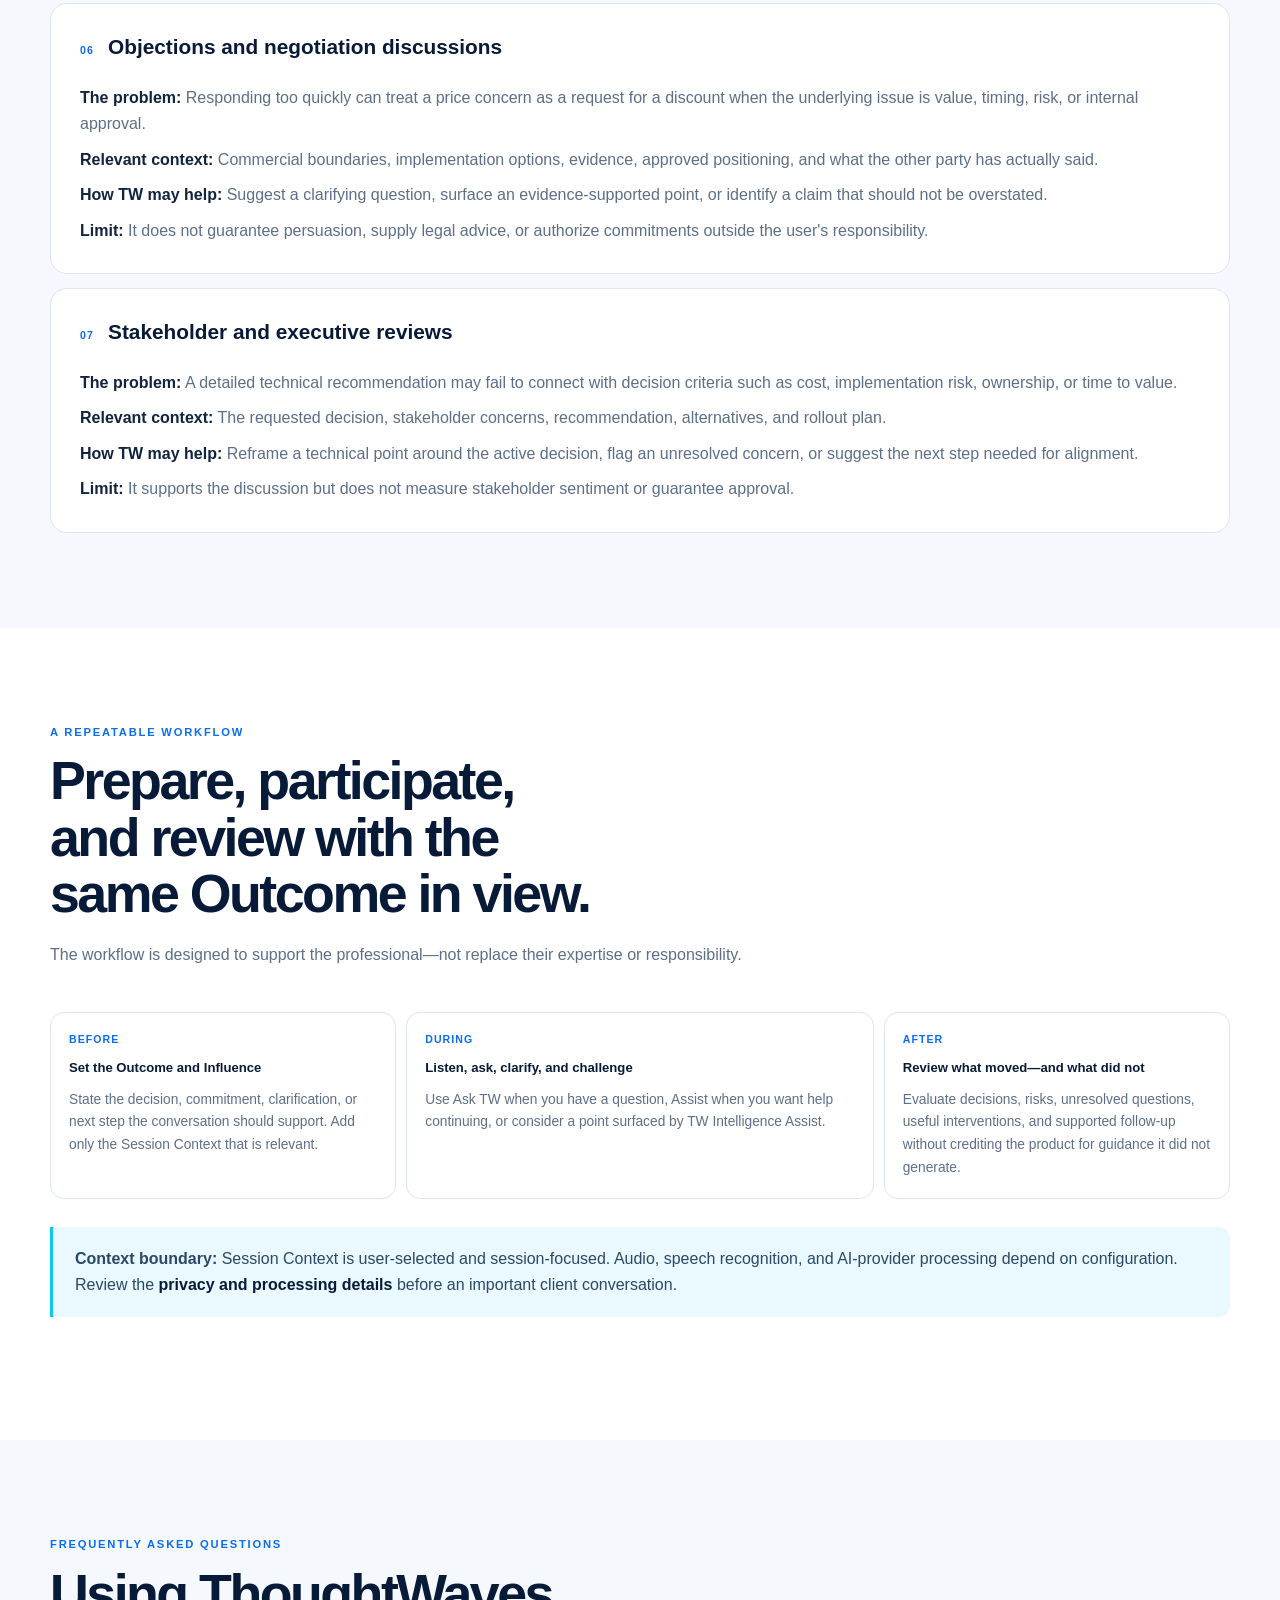
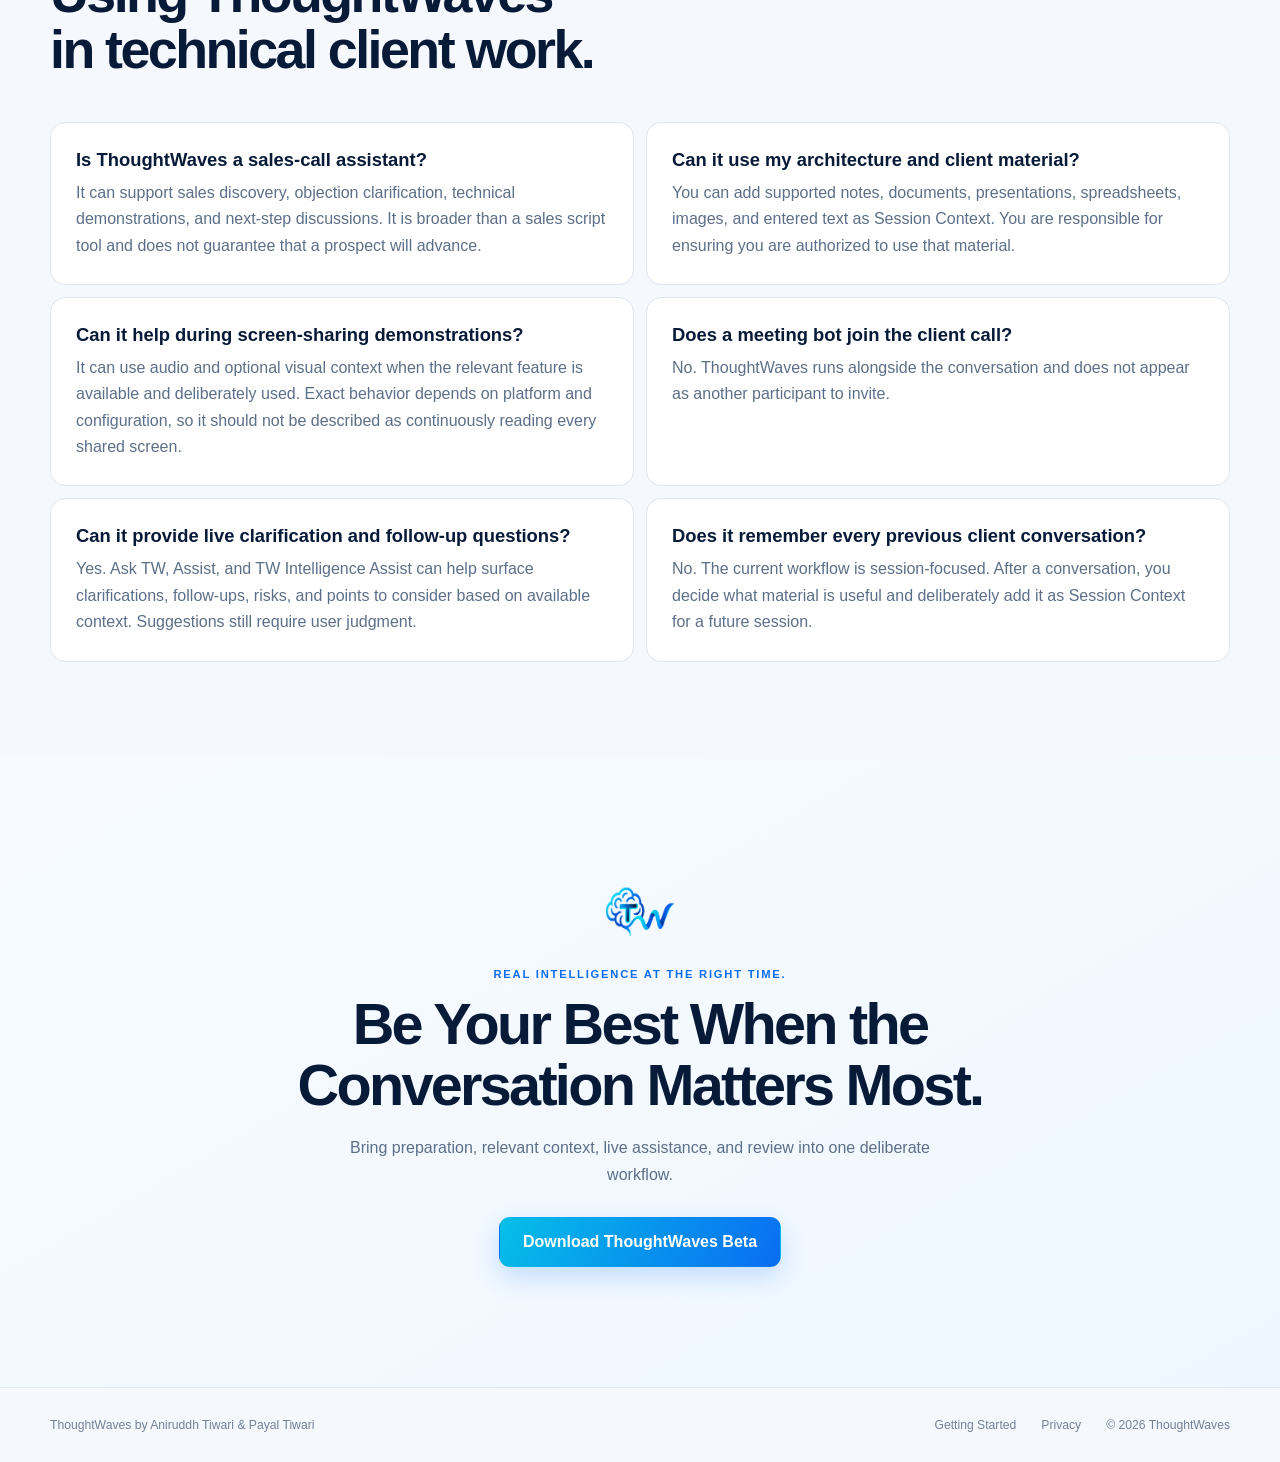
<file: use-cases/technical-client-conversations/index.html>
<!doctype html>
<html lang="en">
<head>
  <meta charset="utf-8"><meta name="viewport" content="width=device-width, initial-scale=1"><meta name="theme-color" content="#f7f9fc">
  <meta name="description" content="Prepare for technical client meetings, clarify architecture trade-offs, address objections, and surface relevant context during sales, consulting, and solution discussions.">
  <link rel="canonical" href="https://thoughtwaves.ai/use-cases/technical-client-conversations/">
  <meta property="og:title" content="AI for Technical Client Meetings and Solution Architects | ThoughtWaves"><meta property="og:description" content="Use ThoughtWaves to prepare, clarify trade-offs, address objections, and review technical sales, consulting, and architecture conversations."><meta property="og:type" content="website"><meta property="og:url" content="https://thoughtwaves.ai/use-cases/technical-client-conversations/"><meta property="og:site_name" content="ThoughtWaves"><meta property="og:image" content="https://thoughtwaves.ai/assets/branding/thoughtwaveai-Icon.png"><meta property="og:image:alt" content="ThoughtWaves logo">
  <meta name="twitter:card" content="summary_large_image"><meta name="twitter:title" content="AI for Technical Client Meetings and Solution Architects | ThoughtWaves"><meta name="twitter:description" content="Use ThoughtWaves to prepare, clarify trade-offs, address objections, and review technical sales, consulting, and architecture conversations."><meta name="twitter:image" content="https://thoughtwaves.ai/assets/branding/thoughtwaveai-Icon.png"><meta name="twitter:image:alt" content="ThoughtWaves logo">
  <title>AI for Technical Client Meetings and Solution Architects | ThoughtWaves</title>
  <link rel="icon" href="../../assets/branding/thoughtwaveai-Icon.png" type="image/png"><link rel="stylesheet" href="../../styles.css"><script src="../../script.js" defer></script>
</head>
<body class="guide-page content-page">
  <a class="skip-link" href="#main">Skip to content</a>
  <header class="site-header"><div class="container nav-wrap"><a class="brand" href="../../" aria-label="ThoughtWaves home"><img src="../../assets/branding/thoughtwaveai-Icon.png" alt="" width="42" height="42"><span>ThoughtWaves</span></a><button class="nav-toggle" type="button" aria-expanded="false" aria-controls="site-nav"><span class="sr-only">Toggle navigation</span><span></span><span></span></button><nav id="site-nav" class="site-nav" aria-label="Primary navigation"><a href="#roles">Who It Serves</a><a href="#scenarios">Scenarios</a><a href="#workflow">Workflow</a><a href="../../privacy/">Privacy</a><a href="#faq">FAQ</a></nav><a class="button button-small nav-cta" href="../../#download">Download Beta</a></div></header>

  <main id="main">
    <section class="guide-hero content-hero"><div class="container reveal"><p class="eyebrow">Use case · Technical client conversations</p><h1>Real-Time Intelligence for Technical Client Conversations</h1><p>ThoughtWaves helps solutions architects, solutions engineers, technical consultants, and technical sales professionals prepare for consequential discussions, use relevant context while they unfold, and review decisions and next steps afterward.</p><div class="page-actions"><a class="button" href="../../#download">Download the Beta</a><a class="text-link" href="../../agentic-conversation-intelligence/">Learn about Agentic Conversation Intelligence <span aria-hidden="true">→</span></a></div></div></section>

    <section class="guide-section white" id="roles"><div class="container"><div class="guide-heading reveal"><p class="kicker">The work behind the meeting</p><h2>Technical conversations are rarely only technical.</h2><p>A client may be weighing architecture, cost, timing, implementation effort, organizational risk, and internal alignment at once. The challenge is not simply producing an answer—it is identifying the question, evidence, clarification, or trade-off that helps the discussion move forward.</p></div><div class="content-grid reveal"><article class="content-card"><span>Solutions architecture</span><h3>Connect requirements to credible trade-offs</h3><p>Keep constraints, decision criteria, architecture material, and implementation risks available while preserving room for discovery.</p></article><article class="content-card"><span>Solutions engineering</span><h3>Support discovery and demonstrations</h3><p>Listen for the concern behind a question, clarify what the buyer needs to see, and ground responses in the material selected for the session.</p></article><article class="content-card"><span>Technical consulting</span><h3>Keep advice aligned to the client situation</h3><p>Bring together prior notes, assumptions, deliverables, and current Discussion without claiming knowledge that is not supported.</p></article><article class="content-card"><span>Technical sales</span><h3>Address objections without rushing to a rebuttal</h3><p>Consider whether the issue is price, value, risk, timing, authority, or implementation readiness before deciding how to respond.</p></article></div></div></section>

    <section class="guide-section" id="scenarios"><div class="container"><div class="guide-heading reveal"><p class="kicker">Practical scenarios</p><h2>Use relevant context without losing the conversation.</h2><p>Each scenario begins with a business problem. ThoughtWaves may help surface a useful direction, but it cannot guarantee accuracy, agreement, or a particular outcome.</p></div><div class="scenario-list reveal"><article><div><span>01</span><h3>Sales discovery calls</h3></div><p><strong>The problem:</strong> A discovery call can become a checklist instead of revealing why the customer needs to change.</p><p><strong>Relevant context:</strong> Account notes, discovery goals, known constraints, product material, and the live Discussion.</p><p><strong>How TW may help:</strong> Suggest a follow-up question, identify an assumption to test, or surface a missing decision criterion before moving to a solution.</p><p><strong>Limit:</strong> It does not verify every customer statement or replace qualification judgment.</p></article><article><div><span>02</span><h3>Architecture and design discussions</h3></div><p><strong>The problem:</strong> Teams can debate components before agreeing on scale, risk tolerance, ownership, or rollout constraints.</p><p><strong>Relevant context:</strong> Architecture options, requirements, risk registers, diagrams added as supported context, and agreed decision criteria.</p><p><strong>How TW may help:</strong> Raise a trade-off, clarify which risk blocks approval, or connect the current concern to a relevant part of the selected material.</p><p><strong>Limit:</strong> Suggestions require technical validation; ThoughtWaves is not the system of record or final architecture authority.</p></article><article><div><span>03</span><h3>Technical client meetings</h3></div><p><strong>The problem:</strong> Commercial, operational, and engineering priorities may be expressed in different language.</p><p><strong>Relevant context:</strong> Stakeholder priorities, open questions, implementation assumptions, prior decisions deliberately carried forward, and the current conversation.</p><p><strong>How TW may help:</strong> Identify a clarification, restate a tension as a decision, or suggest the next useful question for alignment.</p><p><strong>Limit:</strong> It does not automatically retain every prior meeting; the user chooses what Session Context to bring forward.</p></article><article><div><span>04</span><h3>Consulting conversations</h3></div><p><strong>The problem:</strong> Advice can become generic when the discussion moves faster than the consultant can retrieve the relevant facts and constraints.</p><p><strong>Relevant context:</strong> Engagement notes, client-provided documents, deliverables, assumptions, and the active Discussion.</p><p><strong>How TW may help:</strong> Surface a relevant fact, challenge an unsupported assumption, or prompt a question that distinguishes the client's actual situation.</p><p><strong>Limit:</strong> Source material may be incomplete or outdated, and professional judgment remains essential.</p></article><article><div><span>05</span><h3>Technical presentations and demonstrations</h3></div><p><strong>The problem:</strong> Audience questions can expose an unstated requirement or shift the discussion away from the decision the presentation was meant to support.</p><p><strong>Relevant context:</strong> The presentation, supporting notes, product information, audience priorities, audio, and optional visual context when the user chooses to enable an available feature.</p><p><strong>How TW may help:</strong> Clarify the question, retrieve a grounded point, or suggest a follow-up that reveals what evidence the audience needs.</p><p><strong>Limit:</strong> Visual-context availability and processing depend on the current platform, feature, configuration, and selected provider. The public beta should not be assumed to understand every shared screen or application.</p></article><article><div><span>06</span><h3>Objections and negotiation discussions</h3></div><p><strong>The problem:</strong> Responding too quickly can treat a price concern as a request for a discount when the underlying issue is value, timing, risk, or internal approval.</p><p><strong>Relevant context:</strong> Commercial boundaries, implementation options, evidence, approved positioning, and what the other party has actually said.</p><p><strong>How TW may help:</strong> Suggest a clarifying question, surface an evidence-supported point, or identify a claim that should not be overstated.</p><p><strong>Limit:</strong> It does not guarantee persuasion, supply legal advice, or authorize commitments outside the user's responsibility.</p></article><article><div><span>07</span><h3>Stakeholder and executive reviews</h3></div><p><strong>The problem:</strong> A detailed technical recommendation may fail to connect with decision criteria such as cost, implementation risk, ownership, or time to value.</p><p><strong>Relevant context:</strong> The requested decision, stakeholder concerns, recommendation, alternatives, and rollout plan.</p><p><strong>How TW may help:</strong> Reframe a technical point around the active decision, flag an unresolved concern, or suggest the next step needed for alignment.</p><p><strong>Limit:</strong> It supports the discussion but does not measure stakeholder sentiment or guarantee approval.</p></article></div></div></section>

    <section class="guide-section white" id="workflow"><div class="container"><div class="guide-heading reveal"><p class="kicker">A repeatable workflow</p><h2>Prepare, participate, and review with the same Outcome in view.</h2><p>The workflow is designed to support the professional—not replace their expertise or responsibility.</p></div><div class="lifecycle-routine content-routine reveal"><article><span>Before</span><strong>Set the Outcome and Influence</strong><p>State the decision, commitment, clarification, or next step the conversation should support. Add only the Session Context that is relevant.</p></article><article><span>During</span><strong>Listen, ask, clarify, and challenge</strong><p>Use Ask TW when you have a question, Assist when you want help continuing, or consider a point surfaced by TW Intelligence Assist.</p></article><article><span>After</span><strong>Review what moved—and what did not</strong><p>Evaluate decisions, risks, unresolved questions, useful interventions, and supported follow-up without crediting the product for guidance it did not generate.</p></article></div><p class="scope-note reveal"><strong>Context boundary:</strong> Session Context is user-selected and session-focused. Audio, speech recognition, and AI-provider processing depend on configuration. Review the <a class="text-link" href="../../privacy/">privacy and processing details</a> before an important client conversation.</p></div></section>

    <section class="guide-section" id="faq"><div class="container"><div class="guide-heading reveal"><p class="kicker">Frequently asked questions</p><h2>Using ThoughtWaves in technical client work.</h2></div><div class="faq-list reveal"><article><h3>Is ThoughtWaves a sales-call assistant?</h3><p>It can support sales discovery, objection clarification, technical demonstrations, and next-step discussions. It is broader than a sales script tool and does not guarantee that a prospect will advance.</p></article><article><h3>Can it use my architecture and client material?</h3><p>You can add supported notes, documents, presentations, spreadsheets, images, and entered text as Session Context. You are responsible for ensuring you are authorized to use that material.</p></article><article><h3>Can it help during screen-sharing demonstrations?</h3><p>It can use audio and optional visual context when the relevant feature is available and deliberately used. Exact behavior depends on platform and configuration, so it should not be described as continuously reading every shared screen.</p></article><article><h3>Does a meeting bot join the client call?</h3><p>No. ThoughtWaves runs alongside the conversation and does not appear as another participant to invite.</p></article><article><h3>Can it provide live clarification and follow-up questions?</h3><p>Yes. Ask TW, Assist, and TW Intelligence Assist can help surface clarifications, follow-ups, risks, and points to consider based on available context. Suggestions still require user judgment.</p></article><article><h3>Does it remember every previous client conversation?</h3><p>No. The current workflow is session-focused. After a conversation, you decide what material is useful and deliberately add it as Session Context for a future session.</p></article></div></div></section>

    <section class="section beta content-cta"><div class="container beta-inner reveal"><img src="../../assets/branding/thoughtwaveai-Icon.png" alt="ThoughtWaves emblem" width="80" height="80" loading="lazy"><p class="kicker">Real Intelligence at the Right Time.</p><h2>Be Your Best When the Conversation Matters Most.</h2><p>Bring preparation, relevant context, live assistance, and review into one deliberate workflow.</p><a class="button" href="../../#download">Download ThoughtWaves Beta</a></div></section>
  </main>

  <footer><div class="container footer-inner"><a href="https://github.com/aniruddhtiwari" target="_blank" rel="noopener noreferrer">ThoughtWaves by Aniruddh Tiwari &amp; Payal Tiwari</a><div><a href="../../getting-started/">Getting Started</a><a href="../../privacy/">Privacy</a><span>© <span id="year">2026</span> ThoughtWaves</span></div></div></footer>
</body>
</html>
</file>
<file: styles.css>
:root{--paper:#fff;--soft:#f5f8fc;--soft-blue:#edf6ff;--navy:#071a38;--text:#10233f;--muted:#5c6f88;--line:#dce5f0;--blue:#096df2;--cyan:#08c9ed;--green:#18a977;--max:1180px;--radius:20px;--shadow:0 24px 70px rgba(19,55,97,.12)}
*{box-sizing:border-box}html{scroll-behavior:smooth;scroll-padding-top:84px}body{margin:0;background:var(--paper);color:var(--text);font-family:Inter,"Segoe UI",Arial,sans-serif;font-size:16px;line-height:1.65;overflow-x:hidden}a{color:inherit;text-decoration:none}img{display:block;max-width:100%;height:auto}button{font:inherit}.container{width:min(calc(100% - 40px),var(--max));margin-inline:auto}.sr-only{position:absolute;width:1px;height:1px;padding:0;margin:-1px;overflow:hidden;clip:rect(0,0,0,0);white-space:nowrap;border:0}.skip-link{position:fixed;z-index:1000;top:8px;left:8px;padding:10px 14px;background:var(--navy);color:#fff;transform:translateY(-160%);border-radius:8px}.skip-link:focus{transform:none}:focus-visible{outline:3px solid var(--cyan);outline-offset:3px;border-radius:5px}
.site-header{position:sticky;top:0;z-index:100;border-bottom:1px solid rgba(16,35,63,.1);background:rgba(255,255,255,.9);backdrop-filter:blur(18px)}.nav-wrap{height:72px;display:flex;align-items:center;gap:28px}.brand{display:flex;align-items:center;gap:10px;font-weight:800;color:var(--navy);letter-spacing:-.025em}.brand img{width:36px;height:36px;object-fit:contain}.site-nav{display:flex;align-items:center;gap:25px;margin-left:auto}.site-nav a{color:#41546c;font-size:.87rem;font-weight:800;transition:color .2s}.site-nav a:hover{color:var(--blue)}.nav-toggle{display:none}.button{display:inline-flex;align-items:center;justify-content:center;gap:10px;min-height:50px;padding:0 23px;border:1px solid transparent;border-radius:11px;background:linear-gradient(120deg,#06bfe8,#096df2);color:#fff;font-weight:750;box-shadow:0 10px 26px rgba(9,109,242,.2);cursor:pointer;transition:transform .2s,box-shadow .2s}.button:hover{transform:translateY(-2px);box-shadow:0 14px 32px rgba(9,109,242,.27)}.button-small{min-height:40px;padding:0 16px;font-size:.8rem}.button-secondary{background:#132844;border-color:#294361;box-shadow:none}.text-link{font-weight:750;color:var(--navy)}
h1,h2,h3,h4,p{margin-top:0}h1{font-size:clamp(3rem,6.2vw,5.7rem);line-height:.98;letter-spacing:-.062em;margin:20px 0 27px;color:var(--navy);text-wrap:balance}h2{font-size:clamp(2rem,4.2vw,3.7rem);line-height:1.05;letter-spacing:-.047em;margin-bottom:20px;color:var(--navy);text-wrap:balance}h3{font-size:1.15rem;line-height:1.3}.kicker,.eyebrow{text-transform:uppercase;letter-spacing:.16em;font-size:.7rem;font-weight:800;color:var(--blue)}.section{padding:112px 0}.section-heading{max-width:760px;margin-bottom:52px}.section-heading>p:last-child{color:var(--muted);font-size:1.08rem}
.hero{position:relative;padding:106px 0 114px;overflow:hidden;background:linear-gradient(155deg,#fff 15%,#f5fbff 67%,#eef6ff)}.hero-orb{position:absolute;width:700px;height:700px;right:-330px;top:-310px;border-radius:50%;background:radial-gradient(circle,rgba(7,199,236,.16),rgba(14,111,244,.05) 47%,transparent 69%)}.hero-grid{position:relative;display:grid;grid-template-columns:.87fr 1.13fr;gap:70px;align-items:center}.hero-lede{max-width:690px;color:var(--muted);font-size:1.14rem;line-height:1.75}.hero-actions{display:flex;align-items:center;gap:27px;margin-top:34px}.signal-list{display:flex;gap:9px;flex-wrap:wrap;list-style:none;padding:0;margin:43px 0 0}.signal-list li{padding:7px 12px;border:1px solid #cfdeee;border-radius:999px;background:rgba(255,255,255,.75);color:#51667f;font-size:.73rem;font-weight:650}.hero-product{position:relative}.product-window{padding:8px;border:1px solid #cad9e8;border-radius:19px;background:#09101a;box-shadow:0 32px 85px rgba(8,35,72,.22)}.product-window img{width:100%;border-radius:10px}.window-bar{height:35px;display:flex;align-items:center;gap:12px;padding:0 6px;color:#8da1b8;font-size:.66rem}.window-bar>span{display:flex;gap:5px}.window-bar i{display:block;width:6px;height:6px;border-radius:50%;background:#3a4a5d}.window-bar strong{font-weight:600}.window-bar em{margin-left:auto;color:#36d4a4;font-style:normal}.outcome-chip{position:absolute;left:-36px;bottom:-55px;width:min(330px,70%);padding:17px 19px;border:1px solid #cbdced;border-radius:14px;background:rgba(255,255,255,.96);box-shadow:var(--shadow)}.outcome-chip span,.outcome-chip small{display:block;color:var(--blue);font-size:.66rem;text-transform:uppercase;letter-spacing:.1em;font-weight:800}.outcome-chip strong{display:block;margin:4px 0 8px;color:var(--navy);font-size:.88rem}.outcome-chip small{color:#74859b}
.intro-strip{padding:78px 0;border-block:1px solid var(--line)}.intro-grid{display:grid;grid-template-columns:.55fr 1.2fr .8fr;gap:55px;align-items:start}.intro-grid h2{font-size:clamp(2rem,3.3vw,3.1rem);margin:0}.intro-grid>p:last-child{color:var(--muted);margin:5px 0 0}.capabilities{background:var(--soft)}.capability-grid-v2{display:grid;grid-template-columns:repeat(3,1fr);gap:15px}.feature-card{min-height:265px;padding:29px;border:1px solid var(--line);border-radius:var(--radius);background:#fff;box-shadow:0 8px 30px rgba(19,55,97,.045)}.feature-card h3{margin:28px 0 8px;color:var(--blue);font-size:.75rem;text-transform:uppercase;letter-spacing:.13em}.feature-card h4{font-size:1.25rem;line-height:1.35;color:var(--navy);margin-bottom:14px}.feature-card p{color:var(--muted);margin:0}.feature-icon{display:inline-grid;place-items:center;width:35px;height:35px;border-radius:9px;background:#e9f4ff;color:var(--blue);font:800 .68rem monospace}.feature-primary{background:linear-gradient(145deg,#071d3b,#0d315f);border-color:#173d69}.feature-primary h3,.feature-primary h4{color:#fff}.feature-primary blockquote{margin:25px 0 0;padding:15px 18px;border-left:2px solid var(--cyan);background:rgba(255,255,255,.07);color:#d9e8f8;font-size:.88rem}.feature-wide{grid-column:span 2}.context-pills{display:flex;flex-wrap:wrap;gap:9px;margin-top:27px}.context-pills span{padding:8px 12px;border:1px solid #d2deeb;border-radius:999px;color:#516980;font-size:.74rem}.level-control{display:flex;gap:6px;margin-top:31px;padding:5px;border-radius:10px;background:#eef3f8}.level-control span{flex:1;padding:8px;text-align:center;border-radius:7px;color:#6a7a8c;font-size:.72rem;font-weight:700}.level-control .selected{background:#fff;color:var(--blue);box-shadow:0 3px 10px rgba(20,46,75,.1)}.accent-card{border-color:#8fcbff;background:linear-gradient(145deg,#f3fbff,#fff)}.second-screen-card{display:grid;grid-template-columns:1.15fr .85fr;align-items:center;overflow:hidden}.device-visual{position:relative;min-height:190px}.monitor{position:absolute;left:3%;top:24px;width:76%;height:120px;padding:9px;border:5px solid #18385f;border-radius:10px;background:#0b1421;box-shadow:0 15px 35px rgba(12,45,82,.15)}.monitor span,.phone span{display:block;height:100%;border-left:2px solid #b528bf;background:linear-gradient(#171221 65%,#242a32 65%)}.phone{position:absolute;right:6%;top:0;width:72px;height:148px;padding:12px 7px 8px;border:5px solid #153555;border-radius:18px;background:#0b1421}.phone:before{content:"";position:absolute;top:5px;left:50%;width:19px;height:3px;transform:translateX(-50%);border-radius:3px;background:#426180}.phone i{display:block;height:4px;margin:8px 3px;background:#2f8fd9;border-radius:4px}
.dark-section{background:linear-gradient(145deg,#06172f,#0b294f);color:#fff}.dark-section h2{color:#fff}.dark-section .kicker{color:#56d4f1}.dark-section .section-heading>p:last-child{color:#a9bdd3}.process-v2{display:grid;grid-template-columns:repeat(4,1fr);gap:1px;list-style:none;padding:0;margin:0;border:1px solid rgba(255,255,255,.14);border-radius:18px;overflow:hidden;background:rgba(255,255,255,.14)}.process-v2 li{min-height:230px;padding:30px;background:#0a2345}.process-v2 li>span{color:#54d8f2;font:800 .7rem monospace}.process-v2 li div{margin-top:62px}.process-v2 h3{margin-bottom:8px;color:#fff}.process-v2 p{margin:0;color:#aebfd2;font-size:.9rem}.split-layout{display:grid;grid-template-columns:1fr 1fr;gap:80px;align-items:center}.post-copy{margin-top:38px}.post-copy article{padding:20px 0;border-top:1px solid var(--line)}.post-copy h3{margin-bottom:5px}.post-copy p{margin:0;color:var(--muted)}.review-card{padding:29px;border:1px solid #cadaeb;border-radius:20px;background:#fff;box-shadow:var(--shadow)}.review-head{display:flex;justify-content:space-between;gap:20px;color:#667a92;font-size:.72rem}.review-head strong{color:#147a58}.review-head i{display:inline-block;width:7px;height:7px;border-radius:50%;background:#20b57f}.review-card>h3{margin:35px 0 15px}.progress{height:7px;border-radius:6px;background:#e7edf3;overflow:hidden}.progress span{display:block;width:82%;height:100%;background:linear-gradient(90deg,var(--cyan),var(--blue));border-radius:6px}.review-grid{display:grid;grid-template-columns:1fr 1fr;gap:8px;margin-top:30px}.review-grid span{padding:13px;border-radius:8px;background:var(--soft);color:#53667d;font-size:.72rem}.getting-started-teaser{background:var(--soft-blue)}.setup-preview{padding:8px;border-radius:19px;background:#07101c;box-shadow:var(--shadow)}.setup-preview img{width:100%;border-radius:11px}.getting-started-teaser .split-layout>div>p{color:var(--muted)}.clean-list{list-style:none;padding:0;margin:25px 0}.clean-list li{padding:7px 0;color:#3d536c}.clean-list li:before{content:"✓";margin-right:10px;color:var(--green);font-weight:900}
.privacy-section{background:#fff}.privacy-inner{display:grid;grid-template-columns:.75fr 1.25fr;gap:70px;align-items:start}.privacy-grid{display:grid;grid-template-columns:1fr 1fr;gap:12px}.privacy-grid article{padding:22px;border:1px solid var(--line);border-radius:15px;background:var(--soft)}.privacy-grid span{color:var(--blue);font-size:.65rem;text-transform:uppercase;letter-spacing:.1em;font-weight:800}.privacy-grid h3{margin:18px 0 7px}.privacy-grid p{margin:0;color:var(--muted);font-size:.85rem}.beta{text-align:center;padding:120px 0;background:linear-gradient(150deg,#f7fbff,#eef7ff)}.beta-inner{max-width:780px}.beta-inner img{width:70px;height:70px;margin:0 auto 18px}.beta-inner p:not(.kicker){max-width:580px;margin:0 auto 29px;color:var(--muted)}footer{padding:27px 0;border-top:1px solid var(--line);color:#718198}.footer-inner{display:flex;justify-content:space-between;gap:30px;font-size:.76rem}.footer-inner>div{display:flex;gap:25px}.footer-inner a:hover{color:var(--blue)}
body.modal-open{overflow:hidden}.modal-backdrop[hidden]{display:none}.modal-backdrop{position:fixed;z-index:500;inset:0;display:grid;place-items:center;padding:24px;background:rgba(3,14,30,.74);backdrop-filter:blur(10px);animation:modal-fade .2s ease}.modal-panel{position:relative;width:min(100%,680px);max-height:min(86vh,760px);overflow-y:auto;padding:38px;border:1px solid #294d73;border-radius:20px;background:linear-gradient(145deg,#102844,#071629);color:#fff;box-shadow:0 35px 100px rgba(0,0,0,.45);animation:modal-rise .24s ease}.modal-panel h2{max-width:560px;margin:10px 48px 20px 0;color:#fff;font-size:clamp(2rem,5vw,3rem)}.modal-panel>p:not(.kicker){color:#b6c6d8}.modal-close{position:absolute;top:18px;right:18px;width:42px;height:42px;border:1px solid rgba(255,255,255,.17);border-radius:9px;background:#193452;color:#fff;font-size:1.65rem;line-height:1;cursor:pointer}.modal-prompt{margin:28px 0 10px!important;color:#fff!important;font-weight:700}.modal-list{margin:0;padding-left:1.45rem;color:#d5e1ed}.modal-list li{padding:4px 0 4px 6px}.modal-list li::marker{color:#58d5f2;font-weight:700}.modal-examples{margin:24px 0 0;padding:16px 18px;border-left:2px solid var(--cyan);border-radius:0 8px 8px 0;background:rgba(28,176,229,.1);font-size:.88rem}.modal-actions{display:flex;gap:12px;margin-top:30px}@keyframes modal-fade{from{opacity:0}}@keyframes modal-rise{from{opacity:0;transform:translateY(12px) scale(.985)}}
.guide-page{background:var(--soft)}.guide-hero{padding:92px 0 72px;background:linear-gradient(145deg,#fff,#eef7ff);border-bottom:1px solid var(--line)}.guide-hero .container{max-width:920px;text-align:center}.guide-hero h1{font-size:clamp(2.8rem,6vw,5.2rem)}.guide-hero .container>p:last-of-type{max-width:700px;margin-inline:auto;color:var(--muted);font-size:1.1rem}.guide-section{padding:95px 0}.guide-section.white{background:#fff}.guide-heading{max-width:700px;margin-bottom:44px}.guide-heading>p:last-child{color:var(--muted)}.onboarding-visual{width:min(100%,680px);margin:48px auto 0;padding:10px;border:1px solid #d4e1ee;border-radius:19px;background:#fff;box-shadow:0 24px 60px rgba(19,55,97,.12)}.onboarding-visual img{width:100%;height:auto;border-radius:11px}.onboarding-visual figcaption{padding:11px 8px 3px;color:#63758b;font-size:.75rem;text-align:center}.overview-visual{width:min(100%,580px);margin-top:48px}.step-list{display:grid;gap:12px;counter-reset:steps}.step-card{display:grid;grid-template-columns:52px 1fr;gap:20px;padding:25px;border:1px solid var(--line);border-radius:15px;background:#fff}.step-card:before{counter-increment:steps;content:counter(steps,decimal-leading-zero);display:grid;place-items:center;width:43px;height:43px;border-radius:11px;background:#e9f4ff;color:var(--blue);font:800 .72rem monospace}.step-card h3{margin:2px 0 5px}.step-card p{margin:0;color:var(--muted)}.defaults-panel{margin-top:25px;padding:26px;border-radius:16px;background:var(--navy);color:#fff}.defaults-panel h3{color:#fff}.default-grid{display:grid;grid-template-columns:repeat(4,1fr);gap:10px;margin-top:20px}.default-grid div{padding:15px;border:1px solid rgba(255,255,255,.14);border-radius:9px;background:rgba(255,255,255,.05)}.default-grid span{display:block;color:#8fa8c3;font-size:.65rem;text-transform:uppercase;letter-spacing:.08em}.default-grid strong{font-size:.84rem}.session-flow{display:grid;grid-template-columns:repeat(5,1fr);gap:10px;counter-reset:session}.session-flow article{position:relative;padding:23px 19px;border:1px solid var(--line);border-radius:15px;background:#fff}.session-flow article:before{counter-increment:session;content:counter(session);display:grid;place-items:center;width:30px;height:30px;border-radius:50%;background:var(--blue);color:#fff;font-size:.72rem;font-weight:800}.session-flow h3{margin:27px 0 8px}.session-flow p{margin:0;color:var(--muted);font-size:.84rem}.key-message{margin-top:22px;padding:17px 20px;border-left:3px solid var(--cyan);border-radius:0 10px 10px 0;background:#eaf8ff;color:var(--navy);font-weight:750}.example-grid{display:grid;grid-template-columns:repeat(3,1fr);gap:14px}.example-card{padding:26px;border:1px solid var(--line);border-radius:17px;background:#fff}.example-card h3{font-size:1.25rem}.example-row{padding:13px 0;border-top:1px solid var(--line)}.example-row span{display:block;margin-bottom:3px;color:var(--blue);font-size:.65rem;text-transform:uppercase;letter-spacing:.1em;font-weight:800}.example-row p{margin:0;color:#475c74;font-size:.86rem}.live-grid,.after-grid{display:grid;grid-template-columns:repeat(5,1fr);gap:12px}.live-grid article,.after-grid article{padding:24px;border:1px solid var(--line);border-radius:15px;background:#fff}.live-grid span{color:var(--blue);font:800 .7rem monospace}.live-grid h3{margin:25px 0 7px}.live-grid p,.after-grid p{margin:0;color:var(--muted);font-size:.84rem}.after-grid{grid-template-columns:repeat(3,1fr)}.after-grid h3{color:var(--navy)}.routine{margin-top:35px;display:flex;align-items:center;gap:8px;flex-wrap:wrap}.routine span{padding:8px 12px;border-radius:999px;background:#e8f3ff;color:#174c83;font-size:.74rem;font-weight:700}.routine i{color:#7790aa;font-style:normal}.reveal{opacity:0;transform:translateY(17px);transition:opacity .6s ease,transform .6s ease}.reveal.is-visible{opacity:1;transform:none}
@media(max-width:980px){.site-nav{gap:15px}.nav-cta{display:none}.hero-grid{grid-template-columns:1fr;gap:72px}.hero-copy{max-width:800px}.hero-product{max-width:820px}.capability-grid-v2{grid-template-columns:1fr 1fr}.feature-wide{grid-column:span 2}.process-v2{grid-template-columns:1fr 1fr}.split-layout{gap:45px}.session-flow{grid-template-columns:1fr 1fr}.live-grid{grid-template-columns:repeat(3,1fr)}}
@media(max-width:720px){.container{width:min(calc(100% - 28px),var(--max))}.nav-wrap{height:64px}.nav-toggle{display:flex;margin-left:auto;width:42px;height:42px;border:1px solid var(--line);border-radius:9px;background:#fff;flex-direction:column;justify-content:center;align-items:center;gap:6px;color:var(--navy)}.nav-toggle span:not(.sr-only){width:18px;height:2px;background:currentColor}.site-nav{display:none;position:absolute;top:70px;left:14px;right:14px;padding:10px;border:1px solid var(--line);border-radius:13px;background:#fff;box-shadow:var(--shadow);flex-direction:column;align-items:stretch;gap:0}.site-nav.open{display:flex}.site-nav a{padding:11px}.nav-cta{display:none}}
@media(max-width:430px){.rc-topbar{column-gap:9px}.rc-composer,.mobile-ask{gap:8px}.rc-composer strong,.mobile-ask strong{padding-inline:9px}.supported-formats{padding:16px}.carry-flow li{padding:15px}}
.lifecycle-routine{display:grid;grid-template-columns:1fr 1.35fr 1fr;gap:10px;margin-top:35px}.lifecycle-routine article{display:grid;align-content:start;gap:10px;padding:18px;border:1px solid var(--line);border-radius:14px;background:#fff}.lifecycle-routine span{color:var(--blue);font-size:.66rem;font-weight:850;letter-spacing:.1em;text-transform:uppercase}.lifecycle-routine strong{color:var(--navy);font-size:.82rem;line-height:1.55}.default-grid strong{display:block;margin-top:4px;line-height:1.45}
@media(max-width:980px){.default-grid{grid-template-columns:1fr 1fr}.lifecycle-routine{grid-template-columns:1fr}}
@media(max-width:430px){.default-grid{grid-template-columns:1fr}.lifecycle-routine article{padding:16px}}

/* Long-form product and use-case pages */
.content-hero .container{max-width:980px}.content-hero h1{font-size:clamp(2.65rem,5.5vw,4.85rem)}.page-actions{display:flex;align-items:center;justify-content:center;gap:24px;flex-wrap:wrap;margin-top:32px}.content-grid{display:grid;grid-template-columns:repeat(2,1fr);gap:14px}.content-grid.three-up{grid-template-columns:repeat(3,1fr)}.content-card{padding:28px;border:1px solid var(--line);border-radius:17px;background:#fff;box-shadow:0 8px 30px rgba(19,55,97,.045)}.content-card>span,.scenario-list article>div>span{color:var(--blue);font-size:.66rem;font-weight:850;letter-spacing:.11em;text-transform:uppercase}.content-card h3{margin:18px 0 9px;color:var(--navy)}.content-card p{margin:0;color:var(--muted)}.content-card .text-link{display:inline-block;margin-top:18px}.content-routine article p{margin:0;color:var(--muted);font-size:.86rem}.dark-content-section{background:linear-gradient(145deg,#06172f,#0b294f);color:#fff}.dark-content-section h2,.dark-content-section h3{color:#fff}.dark-content-section .kicker{color:#56d4f1}.dark-content-section .guide-heading>p:last-child{color:#b8cce0}.dark-content-section .content-card{border-color:rgba(255,255,255,.14);background:rgba(255,255,255,.06);box-shadow:none}.dark-content-section .content-card>span{color:#56d4f1}.dark-content-section .content-card p{color:#c1d1e1}.audience-list{display:grid;grid-template-columns:repeat(2,1fr);gap:10px;list-style:none;padding:0;margin:0 0 28px}.audience-list li{padding:17px 20px;border:1px solid var(--line);border-radius:13px;background:var(--soft);color:#3d536c;font-weight:700}.audience-list li:before{content:"✓";margin-right:10px;color:var(--green);font-weight:900}.scope-note{margin:28px 0;padding:19px 22px;border-left:3px solid var(--cyan);border-radius:0 11px 11px 0;background:#eaf8ff;color:#294966}.faq-list{display:grid;grid-template-columns:repeat(2,1fr);gap:12px}.faq-list article{padding:25px;border:1px solid var(--line);border-radius:15px;background:#fff}.faq-list h3{margin-bottom:8px;color:var(--navy)}.faq-list p{margin:0;color:var(--muted)}.scenario-list{display:grid;gap:14px}.scenario-list article{padding:29px;border:1px solid var(--line);border-radius:17px;background:#fff}.scenario-list article>div{display:flex;align-items:baseline;gap:14px}.scenario-list article>div>span{flex:0 0 auto}.scenario-list h3{margin:0 0 16px;color:var(--navy);font-size:1.3rem}.scenario-list p{margin:9px 0 0;color:var(--muted)}.scenario-list strong{color:var(--text)}.content-cta h2{font-size:clamp(2.1rem,4.5vw,3.6rem)}.use-case-link{display:inline-block;margin-top:25px}
@media(max-width:980px){.content-grid.three-up{grid-template-columns:1fr 1fr}}
@media(max-width:760px){.content-grid,.content-grid.three-up,.faq-list,.audience-list{grid-template-columns:1fr}.content-card,.scenario-list article{padding:23px}.scenario-list article>div{display:block}.scenario-list article>div>span{display:block;margin-bottom:8px}.page-actions{gap:16px}.page-actions .text-link{width:100%}.content-page .guide-section{padding:76px 0}}

/* ---------- V3 premium homepage ---------- */
.home-v3{background:#fff;color:#10233f}
.home-v3 .site-header{background:rgba(255,255,255,.92);box-shadow:0 1px 0 rgba(7,26,56,.04)}
.home-v3 .nav-wrap{height:76px}
.home-v3 .nav-cta{border-radius:999px;background:#071a38;box-shadow:none}
.home-v3 .nav-cta:hover{box-shadow:0 12px 28px rgba(7,26,56,.18)}
.v3-hero{position:relative;isolation:isolate;min-height:calc(92vh - 76px);display:grid;align-items:center;overflow:hidden;padding:86px 0 108px;background:linear-gradient(145deg,#fff 5%,#f7fbff 58%,#edf7ff)}
.v3-hero:before{content:"";position:absolute;z-index:-1;inset:0;background-image:linear-gradient(rgba(9,109,242,.04) 1px,transparent 1px),linear-gradient(90deg,rgba(9,109,242,.04) 1px,transparent 1px);background-size:64px 64px;mask-image:linear-gradient(to bottom,transparent 2%,#000 35%,transparent 90%)}
.v3-hero-glow{position:absolute;z-index:-1;top:-340px;left:50%;width:940px;height:700px;transform:translateX(-50%);border-radius:50%;background:radial-gradient(circle,rgba(8,201,237,.17),rgba(9,109,242,.08) 42%,transparent 70%);filter:blur(14px)}
.v3-hero-inner{display:flex;flex-direction:column;align-items:center;text-align:center}
.v3-hero .eyebrow{margin:0;color:#096df2;letter-spacing:.2em}
.v3-hero h1{max-width:960px;margin:25px auto 29px;font-size:clamp(1.425rem,2.925vw,2.8rem);line-height:1.14;letter-spacing:-.04em}
.v3-hero-copy{max-width:790px;margin:0 auto;color:#546a83;font-size:clamp(1.05rem,1.7vw,1.25rem);line-height:1.72}
.v3-product-line{display:grid;grid-template-columns:auto minmax(0,570px);align-items:center;justify-content:center;gap:20px;width:min(100%,1000px);margin:46px auto 0;color:#071a38;font-size:clamp(1rem,2vw,1.55rem);line-height:1.2;letter-spacing:-.025em}
.v3-product-line>strong{position:relative;z-index:1;white-space:nowrap}
.v3-wheel-stage{position:relative;display:block;height:5.9em;overflow:hidden;text-align:left}
.v3-wheel-stage:before,.v3-wheel-stage:after{content:"";position:absolute;z-index:2;left:0;right:0;height:22%;pointer-events:none}
.v3-wheel-stage:before{top:0;background:linear-gradient(#f5fbff,transparent)}
.v3-wheel-stage:after{bottom:0;background:linear-gradient(transparent,#f3faff)}
.v3-wheel-stage>span{position:absolute;top:50%;left:0;width:100%;overflow:hidden;color:#0875e8;font-weight:850;white-space:nowrap;text-overflow:clip;opacity:0;transform:translateY(1.9em) scale(.92);transform-origin:left center;transition:transform .55s cubic-bezier(.22,1,.36,1),opacity .45s ease,color .45s ease}
.v3-wheel-stage>span.is-previous{opacity:.25;transform:translateY(-2.8em) scale(.88)}
.v3-wheel-stage>span.is-current{z-index:1;opacity:1;transform:translateY(-50%) scale(1);color:#0875e8}
.v3-wheel-stage>span.is-next{opacity:.25;transform:translateY(1.55em) scale(.88)}
.v3-hero-actions{display:flex;align-items:center;justify-content:center;gap:14px;margin-top:38px}
.v3-hero-actions .button{min-width:170px;border-radius:999px}
.v3-button-secondary{display:inline-flex;align-items:center;justify-content:center;gap:10px;min-height:50px;padding:0 23px;border:1px solid #bed0e3;border-radius:999px;background:rgba(255,255,255,.68);color:#10233f;font-weight:750;transition:border-color .2s,background .2s,transform .2s}
.v3-button-secondary:hover{transform:translateY(-2px);border-color:#7da9d4;background:#fff}
.v3-hero-note{display:flex;align-items:center;gap:9px;margin:24px 0 0;color:#6a7c91;font-size:.8rem;font-weight:700}
.v3-hero-note>span{width:7px;height:7px;border-radius:50%;background:#18a977;box-shadow:0 0 0 5px rgba(24,169,119,.1)}
.v3-ticker{overflow:hidden;margin-bottom:clamp(48px,6vw,82px);border-block:1px solid #173456;background:#071a38;color:#dcecff}
.v3-ticker-viewport{overflow:hidden;padding:18px 0}
.v3-ticker-track{display:flex;width:max-content;animation:v3-marquee 34s linear infinite}
.v3-ticker-group{display:flex;align-items:center;flex-shrink:0}
.v3-ticker-group span{display:flex;align-items:center;gap:28px;padding:0 28px;white-space:nowrap;font-size:.74rem;font-weight:800;letter-spacing:.09em;text-transform:uppercase}
.v3-ticker-group span:after{content:"";width:5px;height:5px;border-radius:50%;background:#08c9ed;box-shadow:0 0 12px rgba(8,201,237,.8)}
@keyframes v3-marquee{to{transform:translateX(-50%)}}

.v3-section-heading{max-width:780px;margin-bottom:50px}
.v3-section-heading h2{margin:12px 0 18px}
.v3-section-heading>p:last-child{color:#5c6f88;font-size:1.08rem}
.v3-demo{background:#071a38;color:#fff}
.v3-demo .kicker{color:#5adcf5}
.v3-demo h2{color:#fff}
.v3-demo .v3-section-heading>p:last-child{color:#b5c9dc}
.v3-carousel{position:relative;max-width:1180px;margin:0 auto;outline-offset:8px;touch-action:pan-y}
.v3-carousel-viewport{position:relative;aspect-ratio:1672/941;overflow:hidden;background:#031126}
.v3-carousel-slide{position:absolute;inset:0;margin:0;opacity:0;pointer-events:none;transition:opacity .5s ease}
.v3-carousel-slide.is-active{z-index:1;opacity:1;pointer-events:auto}
.v3-carousel-slide img{display:block;width:100%;height:100%;object-fit:contain}
.v3-carousel-controls{display:grid;grid-template-columns:44px 1fr auto 44px;align-items:center;gap:16px;margin-top:23px}
.v3-carousel-arrow,.v3-carousel-toggle,.v3-carousel-dots button{border:1px solid rgba(255,255,255,.25);background:transparent;color:#fff;cursor:pointer;transition:border-color .2s,background .2s,transform .2s}
.v3-carousel-arrow{width:44px;height:44px;border-radius:50%;font-size:1.12rem}
.v3-carousel-arrow:hover,.v3-carousel-toggle:hover{border-color:#62dff5;background:rgba(8,201,237,.09)}
.v3-carousel-arrow:active{transform:scale(.96)}
.v3-carousel-dots{display:flex;align-items:center;justify-content:center;gap:10px}
.v3-carousel-dots button{width:9px;height:9px;padding:0;border:0;border-radius:999px;background:#54708d}
.v3-carousel-dots button[aria-current="true"]{width:34px;background:#08c9ed}
.v3-carousel-toggle{min-height:38px;padding:0 14px;border-radius:999px;font-size:.7rem;font-weight:800;letter-spacing:.06em;text-transform:uppercase}
.v3-carousel :focus-visible{outline:3px solid #62dff5;outline-offset:3px}

.v3-how{background:#f6f9fc}
.v3-stage-grid{display:grid;grid-template-columns:repeat(3,1fr);border:1px solid #d6e1ed;border-radius:20px;background:#fff;box-shadow:0 20px 60px rgba(19,55,97,.07)}
.v3-stage-grid article{position:relative;min-height:285px;padding:36px}
.v3-stage-grid article+article{border-left:1px solid #dce5f0}
.v3-stage-grid span{display:inline-grid;place-items:center;width:38px;height:38px;border-radius:50%;background:#edf6ff;color:#096df2;font:850 .7rem monospace}
.v3-stage-grid h3{margin:70px 0 13px;color:#071a38;font-size:1.45rem}
.v3-stage-grid p{margin:0;color:#5c6f88}

.v3-final-cta{overflow:hidden;background:linear-gradient(145deg,#edf7ff,#fff 55%,#f2fbff);text-align:center}
.v3-download-inner{max-width:1100px}
.v3-download-inner>img{width:70px;height:70px;margin:0 auto 18px}
.v3-download-inner>h2{max-width:870px;margin:12px auto 14px}
.v3-tagline{margin:0 auto 44px;color:#096df2;font-size:1.12rem;font-weight:800}
.home-v3 .download-options{display:grid;grid-template-columns:1.12fr 1fr 1fr;gap:14px;text-align:left}
.home-v3 .download-option{display:flex;flex-direction:column;min-width:0;padding:27px;border:1px solid #d4e0ec;border-radius:17px;background:#fff;box-shadow:0 12px 32px rgba(19,55,97,.06)}
.home-v3 .download-option-primary{border-color:#90c7f5;background:linear-gradient(145deg,#fff,#edf7ff)}
.home-v3 .download-option h3{margin:16px 0 8px;color:#071a38}
.home-v3 .download-option p{min-height:52px;margin:0 0 23px;color:#61748b;font-size:.88rem}
.home-v3 .download-option .button{width:100%;margin-top:auto;padding-inline:15px;text-align:center}
.home-v3 .download-platform{color:#096df2;font-size:.65rem;font-weight:850;letter-spacing:.1em;text-transform:uppercase}
.home-v3 .download-guide-links{display:grid;grid-template-columns:1.12fr 2fr;gap:14px;margin:0 auto 12px}
.home-v3 .download-guide-windows,.home-v3 .download-guide-macos{display:flex;justify-content:center;gap:24px}
.home-v3 .download-help-link{font-size:.82rem}

@media(max-width:980px){
  .v3-hero{min-height:auto;padding:82px 0 94px}
  .home-v3 .download-options{grid-template-columns:1fr 1fr}
  .home-v3 .download-option-primary{grid-column:1/-1}
  .home-v3 .download-option p{min-height:0}
  .home-v3 .download-guide-links{grid-template-columns:1fr}
}
@media(max-width:720px){
  .home-v3 .nav-wrap{height:64px}
  .v3-hero{padding:62px 0 75px}
  .v3-hero h1{font-size:clamp(1.25rem,5.6vw,1.85rem)}
  .v3-product-line{grid-template-columns:auto minmax(0,1fr);gap:10px;margin-top:35px;font-size:clamp(.78rem,3.5vw,1rem);text-align:left}
  .v3-wheel-stage{height:5.6em}
  .v3-wheel-stage>span{white-space:normal;line-height:1.15}
  .v3-hero-actions{width:100%;flex-direction:column}
  .v3-hero-actions .button,.v3-button-secondary{width:min(100%,360px)}
  .v3-stage-grid{grid-template-columns:1fr}
  .v3-stage-grid article{min-height:0;padding:28px}
  .v3-stage-grid article+article{border-left:0;border-top:1px solid #dce5f0}
  .v3-stage-grid h3{margin:30px 0 10px}
  .v3-carousel-controls{grid-template-columns:40px 1fr 40px;gap:10px;margin-top:18px}
  .v3-carousel-arrow{width:40px;height:40px}
  .v3-carousel-toggle{grid-column:1/-1;grid-row:2;justify-self:center}
  .home-v3 .download-options{grid-template-columns:1fr}
  .home-v3 .download-option-primary{grid-column:auto}
  .home-v3 .download-option{padding:23px}
}
@media(max-width:430px){
  .v3-hero h1{font-size:1.1rem}
  .v3-hero-copy{font-size:1rem}
  .v3-product-line{font-size:.76rem}
  .v3-wheel-stage{height:6.2em}
  .v3-carousel-dots{gap:8px}
  .v3-carousel-dots button[aria-current="true"]{width:26px}
  .home-v3 .footer-inner{align-items:flex-start}
}
@media(prefers-reduced-motion:reduce){
  .v3-ticker-track{animation:none!important;transform:none!important}
  .v3-wheel-stage>span,.v3-carousel-slide{transition:none!important}
  .v3-wheel-stage>span:not(.is-current),.v3-ticker-group[aria-hidden="true"]{display:none}
  .v3-ticker-track{width:auto}
  .v3-ticker-group{flex-wrap:wrap;justify-content:center;row-gap:12px}
}


/* ---------- R1 homepage layout and lifecycle refinements ---------- */
.rc-product-view{
  overflow:hidden;
  border:1px solid #c9d9ea;
  border-radius:20px;
  background:#081424;
  color:#eaf3ff;
  box-shadow:0 28px 70px rgba(7,26,56,.18);
}
.rc-topbar{
  display:grid;
  grid-template-columns:auto 1fr auto;
  align-items:center;
  gap:12px;
  min-height:54px;
  padding:0 18px;
  border-bottom:1px solid rgba(255,255,255,.1);
  color:#b7c9dc;
  font-size:.78rem;
}
.rc-topbar .brand-dot{
  display:grid;
  place-items:center;
  width:28px;
  height:28px;
  border-radius:8px;
  background:linear-gradient(135deg,var(--cyan),var(--blue));
  color:#fff;
  font-size:.66rem;
  font-weight:850;
}
.rc-topbar i{justify-self:end;width:8px;height:8px;border-radius:50%;background:#31d09b}
.rc-prep{padding:22px 22px 18px;border-bottom:1px solid rgba(255,255,255,.09)}
.rc-prep>span,.rc-prep small{display:block;color:#6fdff5;font-size:.68rem;font-weight:800;letter-spacing:.1em;text-transform:uppercase}
.rc-prep>strong{display:block;margin:7px 0 16px;color:#fff;font-size:1rem;line-height:1.45}
.rc-prep>div{display:flex;align-items:center;gap:10px}
.rc-prep b{color:#fff;font-size:.83rem}
.rc-discussion{padding:20px 22px}
.rc-panel-head{display:flex;align-items:center;justify-content:space-between;gap:16px;margin-bottom:18px}
.rc-panel-head strong{color:#fff}
.rc-panel-head span{color:#35d19e;font-size:.73rem;font-weight:750}
.rc-discussion>p{display:grid;grid-template-columns:88px 1fr;gap:14px;margin:0;padding:12px 0;border-top:1px solid rgba(255,255,255,.08)}
.rc-discussion>p b{color:#72dff4;font-size:.78rem}
.rc-discussion>p span{color:#d4dfeb;font-size:.88rem;line-height:1.55}
.rc-intel{margin-top:14px;padding:14px 16px;border-left:3px solid var(--cyan);border-radius:0 9px 9px 0;background:rgba(8,201,237,.09)}
.rc-intel span{display:block;margin-bottom:5px;color:#72e6f6;font-size:.68rem;font-weight:850;letter-spacing:.08em;text-transform:uppercase}
.rc-intel p{margin:0;color:#e9f5ff;font-size:.85rem;line-height:1.55}
.rc-actions{display:flex;gap:10px;padding:0 22px 22px}
.rc-actions span{padding:9px 13px;border:1px solid rgba(255,255,255,.16);border-radius:9px;background:rgba(255,255,255,.05);color:#d9e6f2;font-size:.78rem;font-weight:700}

.lifecycle-intro{background:linear-gradient(155deg,#f7fbff,#eef6ff)}
.lifecycle-intro .section-heading{max-width:820px}
.lifecycle-ring-layout{display:grid;grid-template-columns:minmax(0,1.18fr) minmax(300px,.82fr);gap:56px;align-items:center}
.lifecycle-ring-holder{position:relative;min-width:0}
.lifecycle-ring-holder svg{display:block;width:100%;height:auto;filter:drop-shadow(0 24px 46px rgba(7,26,56,.12))}
.tw-ring-segment{cursor:pointer;outline:none}
.tw-ring-shape{transition:filter .18s ease,opacity .18s ease;stroke-linejoin:round}
.tw-ring-segment:hover .tw-ring-shape,
.tw-ring-segment:focus-visible .tw-ring-shape,
.tw-ring-segment.is-active .tw-ring-shape{filter:brightness(1.05)}
.tw-ring-outline{pointer-events:none;fill:none;stroke:transparent;stroke-width:4;stroke-linejoin:round;transition:stroke .18s ease}
.tw-ring-segment:hover .tw-ring-outline,
.tw-ring-segment:focus-visible .tw-ring-outline,
.tw-ring-segment.is-active .tw-ring-outline{stroke:#071a38}
.tw-ring-inner-label{font-family:Inter,"Segoe UI",Arial,sans-serif;font-size:19px;font-weight:850;letter-spacing:.025em;pointer-events:none}
.tw-ring-featured-label{font-size:19px;font-weight:850;letter-spacing:.025em}
.tw-ring-outer-label{font-family:Inter,"Segoe UI",Arial,sans-serif;font-size:19px;font-weight:850;letter-spacing:.025em;fill:#fff;pointer-events:none}
.tw-ring-hub-title{font-family:Inter,"Segoe UI",Arial,sans-serif;font-size:31px;font-weight:850;fill:#fff;letter-spacing:-.02em}
.tw-ring-hub-sub{font-family:Inter,"Segoe UI",Arial,sans-serif;font-size:16px;font-weight:750;fill:#b9d2e9;letter-spacing:.025em}
.lifecycle-ring-detail{min-height:300px;padding:34px;border:1px solid #cbdced;border-radius:20px;background:#fff;box-shadow:0 22px 60px rgba(19,55,97,.1)}
.lifecycle-ring-detail h3{margin:12px 0 10px;color:var(--navy);font-size:clamp(1.7rem,2.4vw,2.4rem);line-height:1.08;letter-spacing:-.025em}
.lifecycle-ring-detail>p:not(.kicker){color:var(--muted)}
.lifecycle-ring-micro{margin-bottom:16px!important;color:var(--blue)!important;font-size:.92rem!important;font-weight:800}
.lifecycle-principles{display:grid;grid-template-columns:repeat(3,1fr);gap:14px;margin-top:34px}
.lifecycle-principles article{padding:22px 24px;border:1px solid #cfdeee;border-radius:15px;background:rgba(255,255,255,.84)}
.lifecycle-principles span{color:var(--blue);font:850 .68rem monospace}
.lifecycle-principles h3{margin:14px 0 6px;color:var(--navy);font-size:1.18rem}
.lifecycle-principles p{margin:0;color:var(--muted);font-size:.9rem}

.phase-heading{
  display:grid;
  grid-template-columns:minmax(0,1fr) minmax(280px,.72fr);
  gap:55px;
  align-items:end;
  margin-bottom:42px;
}
.phase-heading>p{margin:0;color:var(--muted);font-size:1rem}
.prep-grid,.during-grid{
  display:grid;
  grid-template-columns:repeat(2,minmax(0,1fr));
  gap:16px;
}
.prep-grid article,.during-grid article{
  padding:30px;
  border:1px solid var(--line);
  border-radius:18px;
  background:#fff;
}
.prep-grid article>span,.during-grid article>span{
  display:block;
  margin-bottom:16px;
  color:var(--blue);
  font-size:.69rem;
  font-weight:850;
  letter-spacing:.1em;
  text-transform:uppercase;
}
.prep-grid h3,.during-grid h3{margin:0 0 12px;color:var(--navy);font-size:1.22rem}
.prep-grid p,.during-grid p{margin:0;color:var(--muted)}
.context-card{grid-column:span 2;padding-top:34px!important}
.context-card h3{margin-top:0}
.file-pills,.context-examples{
  display:flex;
  flex-wrap:wrap;
  gap:9px;
  margin-top:22px;
}
.file-pills span,.context-examples span{
  display:inline-flex;
  align-items:center;
  min-height:36px;
  padding:7px 12px;
  border:1px solid #d2deeb;
  border-radius:999px;
  background:#fff;
  color:#50677f;
  font-size:.76rem;
  font-weight:650;
}
.truth-note{margin-top:22px!important;padding:16px 19px;border-left:3px solid var(--cyan);border-radius:0 10px 10px 0;background:#eefaff;color:#35526f!important}
.dark-section .during-grid article{border-color:rgba(255,255,255,.13);background:rgba(255,255,255,.05)}
.dark-section .during-grid article>span{color:#63ddf4}
.dark-section .during-grid h3{color:#fff}
.dark-section .during-grid p{color:#b7c8da}
.intelligence-card{box-shadow:inset 0 0 0 1px rgba(8,201,237,.28)}

.session-context-section .split-layout,.mobile-section .split-layout{align-items:center}
.session-context-section .reveal>h2,.mobile-copy h2{margin-bottom:18px}
.session-context-section .reveal>p,.mobile-copy>p{color:var(--muted)}
.context-sheet{
  padding:24px;
  border:1px solid #cbdced;
  border-radius:20px;
  background:#fff;
  box-shadow:var(--shadow);
}
.sheet-head{
  display:flex;
  justify-content:space-between;
  gap:18px;
  align-items:flex-start;
  padding-bottom:18px;
  margin-bottom:4px;
  border-bottom:1px solid var(--line);
}
.sheet-head>div{display:grid;gap:4px}
.sheet-head span{color:var(--blue);font-size:.65rem;font-weight:850;letter-spacing:.1em;text-transform:uppercase}
.sheet-head strong{color:var(--navy);font-size:1rem}
.sheet-head small{color:var(--muted);font-size:.72rem;text-align:right}
.context-item{
  display:grid;
  grid-template-columns:38px 1fr;
  gap:14px;
  align-items:start;
  padding:17px 0;
  border-bottom:1px solid var(--line);
}
.context-item i{
  display:grid;
  place-items:center;
  width:32px;height:32px;
  border-radius:9px;
  background:#e9f4ff;
  color:var(--blue);
  font:800 .67rem monospace;
}
.context-item strong,.context-item small{display:block}
.context-item strong{margin-bottom:3px;color:var(--navy);font-size:.9rem}
.context-item small{color:var(--muted);font-size:.76rem;line-height:1.45}
.context-entry{margin-top:17px;padding:13px 15px;border:1px dashed #c4d5e6;border-radius:10px;color:#668098;font-size:.78rem}

.mobile-companion{
  overflow:hidden;
  width:min(100%,430px);
  margin-inline:auto;
  border:1px solid #c8d8e9;
  border-radius:26px;
  background:#0a1625;
  box-shadow:0 24px 65px rgba(7,26,56,.16);
  color:#eaf3ff;
}
.mobile-header{
  display:flex;
  align-items:center;
  justify-content:space-between;
  gap:16px;
  padding:18px 20px;
  border-bottom:1px solid rgba(255,255,255,.09);
}
.mobile-header strong{color:#fff}
.mobile-header span{display:flex;align-items:center;gap:7px;color:#b6c8d9;font-size:.72rem}
.mobile-header i{width:7px;height:7px;border-radius:50%;background:#31d09b}
.mobile-action-row{display:grid;grid-template-columns:1fr 1fr;gap:9px;padding:14px 18px}
.mobile-action-row span{padding:9px 12px;border:1px solid rgba(255,255,255,.14);border-radius:9px;text-align:center;color:#d8e6f3;font-size:.78rem;font-weight:700}
.mobile-discussion{padding:10px 18px 22px}
.mobile-discussion>strong{display:block;margin:5px 0 12px;color:#fff}
.mobile-discussion>p{display:grid;grid-template-columns:74px 1fr;gap:12px;margin:0;padding:12px 0;border-top:1px solid rgba(255,255,255,.08)}
.mobile-discussion b{color:#6eddf2;font-size:.75rem}
.mobile-discussion span{color:#d5e2ee;font-size:.84rem;line-height:1.5}
.mobile-intel{margin-top:14px;padding:14px 15px;border-left:3px solid var(--cyan);background:rgba(8,201,237,.09);border-radius:0 9px 9px 0}
.mobile-intel>span{display:block;margin-bottom:5px;color:#6fe6f5;font-size:.66rem;font-weight:850;letter-spacing:.08em;text-transform:uppercase}
.mobile-intel p{margin:0;color:#eef8ff;font-size:.82rem;line-height:1.5}
.mobile-note{margin-top:18px!important;font-size:.8rem}

.after-order{
  display:grid;
  grid-template-columns:1.25fr .9fr .9fr;
  gap:14px;
}
.after-order article{
  padding:28px;
  border:1px solid var(--line);
  border-radius:18px;
  background:#fff;
}
.after-order article>span{display:block;margin-bottom:18px;color:var(--blue);font-size:.68rem;font-weight:850;letter-spacing:.1em;text-transform:uppercase}
.after-order h3{margin:0 0 10px;color:var(--navy);font-size:1.35rem}
.after-order p{margin:0;color:var(--muted)}
.review-primary{border-color:#93caff!important;background:linear-gradient(145deg,#f0f8ff,#fff)!important}
.review-lines{display:grid;gap:7px;margin-top:24px}
.review-lines i{display:block;height:6px;border-radius:5px;background:#dceafa}
.review-lines i:nth-child(2){width:82%}.review-lines i:nth-child(3){width:66%}

.carry-flow{display:grid;gap:10px}
.carry-step{
  display:grid;
  grid-template-columns:48px 1fr;
  gap:16px;
  align-items:start;
  padding:18px 20px;
  border:1px solid var(--line);
  border-radius:14px;
  background:#fff;
}
.carry-step>span{display:grid;place-items:center;width:38px;height:38px;border-radius:10px;background:#e8f3ff;color:var(--blue);font:850 .68rem monospace}
.carry-step strong,.carry-step small{display:block}
.carry-step strong{margin:1px 0 4px;color:var(--navy)}
.carry-step small{color:var(--muted);line-height:1.45}

.story-flow{
  display:grid;
  grid-template-columns:repeat(3,1fr);
  gap:14px;
}
.story-flow article{
  display:grid;
  gap:10px;
  padding:24px;
  border:1px solid var(--line);
  border-radius:16px;
  background:#fff;
}
.story-flow span{color:var(--blue);font-size:.68rem;font-weight:850;letter-spacing:.1em;text-transform:uppercase}
.story-flow strong{display:block;color:var(--navy);line-height:1.45}
.story-flow small{display:block;color:var(--muted);font-size:.8rem;line-height:1.5}
.session-controls{
  display:flex;
  align-items:center;
  justify-content:center;
  gap:12px;
  flex-wrap:wrap;
  margin-top:28px;
}
.session-controls strong{
  padding:9px 14px;
  border-radius:999px;
  background:#e8f3ff;
  color:#174c83;
  font-size:.78rem;
  font-weight:850;
}
.session-controls i{color:#7890a8;font-style:normal;font-weight:800}

.use-case-row{
  display:flex;
  flex-wrap:wrap;
  gap:11px;
}
.use-case-row span{
  display:inline-flex;
  align-items:center;
  min-height:42px;
  padding:9px 15px;
  border:1px solid var(--line);
  border-radius:999px;
  background:#fff;
  color:#36516e;
  font-size:.82rem;
  font-weight:700;
}

.getting-started-steps{
  display:grid;
  gap:12px;
  padding:25px;
  border:1px solid #cadaeb;
  border-radius:18px;
  background:#fff;
  box-shadow:var(--shadow);
}
.getting-started-steps span{
  display:block;
  color:var(--blue);
  font-size:.68rem;
  font-weight:850;
  letter-spacing:.1em;
  text-transform:uppercase;
}
.getting-started-steps strong{
  display:block;
  margin-top:-3px;
  color:var(--navy);
  line-height:1.55;
}
.download-actions{display:flex;justify-content:center;align-items:center;gap:22px;flex-wrap:wrap}
.download-meta{margin-top:18px!important;font-size:.78rem!important;color:#70839a!important}
.download-section{max-width:1040px}.download-section>p:not(.kicker):not(.download-meta):not(.mac-download-note){max-width:660px}.download-options{display:grid;grid-template-columns:repeat(3,minmax(0,1fr));gap:14px;margin-top:34px;text-align:left}.download-option{display:flex;min-width:0;flex-direction:column;align-items:flex-start;padding:24px;border:1px solid var(--line);border-radius:17px;background:#fff;box-shadow:0 10px 28px rgba(19,55,97,.06)}.download-option-primary{border-color:#8fcbff;background:linear-gradient(145deg,#f3fbff,#fff)}.download-platform{color:var(--blue);font-size:.68rem;font-weight:850;letter-spacing:.1em;text-transform:uppercase}.download-option h3{margin:16px 0 7px;color:var(--navy);font-size:1.2rem}.download-option p{margin:0 0 22px!important;color:var(--muted);font-size:.86rem}.download-option .button{width:100%;margin-top:auto;padding-inline:16px;text-align:center}.mac-download-note{max-width:780px!important;margin:22px auto 16px!important;padding:13px 16px;border:1px solid #d7e2ed;border-radius:11px;background:rgba(255,255,255,.72);color:#596e86!important;font-size:.8rem!important}.mac-download-note strong{color:var(--navy)}.hero-actions .button{white-space:nowrap}
.hero-actions .text-link{color:var(--blue);text-decoration:underline;text-underline-offset:4px}
.download-option .button-secondary{background:linear-gradient(120deg,#06bfe8,#096df2);border-color:transparent;box-shadow:0 10px 26px rgba(9,109,242,.2)}
.download-help-link{display:inline-block;margin-top:4px;color:var(--blue);text-decoration:underline;text-underline-offset:4px}
.download-guide-links + .download-help-link{margin-top:24px}

@media(max-width:980px){
  .lifecycle-ring-layout{grid-template-columns:1fr;gap:28px}
  .lifecycle-ring-holder{width:min(100%,720px);margin-inline:auto}
  .lifecycle-ring-detail{min-height:0}
  .phase-heading{grid-template-columns:1fr;gap:14px}
  .after-order{grid-template-columns:1fr}
}
@media(max-width:760px){
  .prep-grid,.during-grid,.story-flow{grid-template-columns:1fr}
  .download-options{grid-template-columns:1fr}
  .context-card{grid-column:auto}
  .lifecycle-principles{grid-template-columns:1fr}
  .rc-discussion>p,.mobile-discussion>p{grid-template-columns:1fr;gap:5px}
  .tw-ring-inner-label{font-size:18px}
  .tw-ring-featured-label{font-size:16px}
  .tw-ring-outer-label{font-size:18px}
  .tw-ring-hub-title{font-size:32px}
  .tw-ring-hub-sub{font-size:16px}
}


.tw-ring-curate-label{font-size:19px;letter-spacing:.025em}

.review-dimensions{
  display:grid;
  gap:12px;
  margin-top:18px;
}

.review-dimensions div{
  display:block;
}

.review-dimensions strong,
.review-dimensions small{
  display:block;
}

.review-dimensions strong{
  margin-bottom:4px;
  color:var(--navy);
}

.review-dimensions small{
  color:var(--navy);
  font-size:.9rem;
  line-height:1.55;
}

.review-evidence{
  margin-top:16px!important;
  color:var(--navy)!important;
  line-height:1.55;
}

.review-evidence strong{
  color:var(--navy);
}

.review-primary > p:first-of-type{
  color:var(--navy);
  font-size:.9rem;
  line-height:1.55;
}

/* Enterprise headline layout */
.enterprise-section .section-heading{
  max-width: 1180px !important;
  width: 100%;
}

.enterprise-section .enterprise-headline{
  max-width: none !important;
  width: 100%;
}

.enterprise-section .enterprise-headline span{
  display: block;
  white-space: nowrap;
}

/* ---------- R1 mobile responsiveness pass ---------- */
@media(max-width:980px){
  .section{padding:88px 0}
  .hero{padding:82px 0 88px}
  .hero-grid{gap:48px}
  .hero-copy{max-width:none}
  .rc-product-view{width:min(100%,760px);margin-inline:auto}

  .enterprise-section .section-heading{max-width:100%!important}
  .enterprise-section .enterprise-headline span{white-space:normal}

  .lifecycle-ring-layout{grid-template-columns:1fr;gap:30px}
  .lifecycle-ring-holder{width:min(100%,700px);margin-inline:auto}
  .lifecycle-ring-detail{min-height:0}

  .split-layout,
  .privacy-inner{
    grid-template-columns:1fr;
    gap:42px;
  }

  .session-context-section .split-layout,
  .mobile-section .split-layout{
    align-items:start;
  }

  .phase-heading{grid-template-columns:1fr;gap:14px}
  .after-order{grid-template-columns:1fr}
  .privacy-grid{grid-template-columns:1fr 1fr}
  .getting-started-steps{max-width:720px}
}

@media(max-width:760px){
  html{scroll-padding-top:72px}
  .container{width:min(calc(100% - 28px),var(--max))}

  .section{padding:68px 0}
  .hero{padding:64px 0 70px}
  .hero-grid{gap:38px}
  .hero-orb{width:460px;height:460px;right:-260px;top:-210px}

  h1{
    font-size:clamp(2.55rem,12vw,4rem);
    line-height:1;
    letter-spacing:-.05em;
    margin:16px 0 22px;
  }

  h2{
    font-size:clamp(2rem,9vw,3rem);
    line-height:1.06;
    letter-spacing:-.04em;
  }

  .section-heading{max-width:none;margin-bottom:36px}
  .section-heading>p:last-child{font-size:1rem}

  .hero-lede{font-size:1.04rem;line-height:1.65}
  .hero-detail{font-size:.96rem;line-height:1.65}
  .hero-actions{gap:16px;flex-wrap:wrap;margin-top:28px}
  .signal-list{margin-top:30px}

  .enterprise-section .enterprise-headline{
    width:100%;
    max-width:none!important;
  }

  .enterprise-section .enterprise-headline span{
    display:inline;
    white-space:normal;
  }

  .enterprise-section .enterprise-headline span::after{content:" "}
  .enterprise-section .enterprise-headline span:last-child::after{content:""}

  .prep-grid,
  .during-grid,
  .story-flow{
    grid-template-columns:1fr;
  }

  .context-card{grid-column:auto}
  .prep-grid article,.during-grid article{padding:24px}

  .lifecycle-principles{grid-template-columns:1fr}
  .lifecycle-ring-holder{width:100%}
  .lifecycle-ring-detail{padding:26px}

  .rc-product-view{border-radius:16px}
  .rc-prep{padding:18px}
  .rc-discussion{padding:18px}
  .rc-actions{padding:0 18px 18px}

  .rc-discussion>p,
  .mobile-discussion>p{
    grid-template-columns:1fr;
    gap:5px;
  }

  .context-sheet{padding:20px}
  .sheet-head{display:grid;gap:8px}
  .sheet-head small{text-align:left}

  .mobile-companion{width:min(100%,430px);border-radius:20px}

  .after-order article{padding:24px}
  .review-dimensions{gap:10px}

  .privacy-grid{grid-template-columns:1fr}

  .getting-started-steps{padding:22px}
  .use-case-row{gap:8px}

  .beta{padding:82px 0}

  .footer-inner{
    flex-direction:column;
    align-items:flex-start;
    gap:16px;
  }

  .footer-inner>div{
    flex-wrap:wrap;
    gap:12px 20px;
  }
}

@media(max-width:520px){
  .brand span{font-size:.95rem}

  .hero-actions{
    display:grid;
    grid-template-columns:1fr;
    align-items:stretch;
  }

  .hero-actions .button{width:100%}

  .hero-actions .text-link{
    display:inline-flex;
    justify-content:center;
    padding:8px 0;
  }

  .signal-list{gap:7px}
  .signal-list li{font-size:.69rem}

  .enterprise-section .section-heading{margin-bottom:34px}

  .lifecycle-ring-detail{padding:22px}
  .lifecycle-principles article{padding:19px}

  .prep-grid article,.during-grid article{padding:22px}
  .file-pills,.context-examples{gap:7px}

  .context-sheet{padding:17px}

  .context-item{
    grid-template-columns:32px 1fr;
    gap:11px;
  }

  .mobile-header{padding:16px}
  .mobile-action-row{padding:12px 15px}
  .mobile-discussion{padding:8px 15px 18px}

  .carry-step{
    grid-template-columns:40px 1fr;
    gap:12px;
    padding:16px;
  }

  .download-actions{
    display:grid;
    grid-template-columns:1fr;
    gap:14px;
  }

  .download-actions .button{width:100%}
  .download-options{grid-template-columns:1fr}

  .tw-ring-inner-label,
  .tw-ring-featured-label,
  .tw-ring-outer-label{
    font-size:19px;
  }

  .tw-ring-hub-title{font-size:29px}
  .tw-ring-hub-sub{font-size:15px}
}

/* ---------- Enterprise capability ticker ---------- */
.enterprise-ticker{
  position:relative;
  overflow:hidden;
  border-top:1px solid rgba(46,139,232,.16);
  border-bottom:1px solid rgba(46,139,232,.18);
  background:
    radial-gradient(circle at 18% 50%,rgba(0,194,255,.12),transparent 30%),
    linear-gradient(100deg,#071a32 0%,#0a2442 48%,#07192e 100%);
  box-shadow:
    inset 0 1px 0 rgba(255,255,255,.04),
    0 18px 44px rgba(9,40,75,.10);
}

.enterprise-ticker::before,
.enterprise-ticker::after{
  content:"";
  position:absolute;
  z-index:2;
  top:0;
  bottom:0;
  width:min(9vw,120px);
  pointer-events:none;
}

.enterprise-ticker::before{
  left:0;
  background:linear-gradient(90deg,#071a32 10%,rgba(7,26,50,0));
}

.enterprise-ticker::after{
  right:0;
  background:linear-gradient(270deg,#07192e 10%,rgba(7,25,46,0));
}

.enterprise-ticker-viewport{
  overflow:hidden;
  padding:16px 0;
}

.enterprise-ticker-track{
  display:flex;
  width:max-content;
  align-items:center;
  animation:tw-enterprise-ticker 30s linear infinite;
  will-change:transform;
}

.enterprise-ticker:hover .enterprise-ticker-track{
  animation-play-state:paused;
}

.enterprise-ticker-group{
  display:flex;
  flex:none;
  align-items:center;
  gap:16px;
  padding-right:32px;
  color:#d9ecff;
  white-space:nowrap;
  font-size:.88rem;
  font-weight:760;
  letter-spacing:.015em;
}

.enterprise-ticker-group span,
.enterprise-ticker-group strong{
  position:relative;
  display:inline-flex;
  align-items:center;
  min-height:34px;
  padding:6px 12px;
  border:1px solid rgba(111,199,255,.16);
  border-radius:999px;
  background:rgba(255,255,255,.035);
  box-shadow:inset 0 0 22px rgba(14,154,255,.035);
}

.enterprise-ticker-group strong{
  color:#ecfbff;
  border-color:rgba(23,221,229,.34);
  background:linear-gradient(90deg,rgba(0,174,255,.10),rgba(0,229,218,.10));
  box-shadow:
    inset 0 0 24px rgba(0,215,230,.08),
    0 0 22px rgba(0,180,255,.08);
}

.enterprise-ticker-group strong b{
  margin:0 .22em;
  color:#36e7ef;
  font-size:1.08em;
  text-shadow:0 0 18px rgba(54,231,239,.46);
}

.enterprise-ticker-group i{
  color:#3bdde8;
  font-style:normal;
  font-size:1.15rem;
  text-shadow:0 0 13px rgba(59,221,232,.46);
}

@keyframes tw-enterprise-ticker{
  from{transform:translateX(0)}
  to{transform:translateX(-50%)}
}

/* ---------- Enterprise proof graphic ---------- */
.enterprise-proof{
  position:relative;
  max-width:1180px;
  margin:44px auto 0;
  padding:0;
  overflow:hidden;
  border:1px solid rgba(38,126,215,.22);
  border-radius:22px;
  background:#071a32;
  box-shadow:
    0 24px 60px rgba(13,48,83,.16),
    0 0 0 1px rgba(255,255,255,.03) inset;
}

.enterprise-proof::before{
  content:"";
  position:absolute;
  z-index:1;
  inset:0;
  pointer-events:none;
  border-radius:inherit;
  box-shadow:inset 0 0 42px rgba(0,191,255,.05);
}

.enterprise-proof img{
  display:block;
  width:100%;
  height:auto;
}

@media(max-width:760px){
  .enterprise-ticker-viewport{padding:13px 0}
  .enterprise-ticker-group{
    gap:10px;
    padding-right:20px;
    font-size:.78rem;
  }
  .enterprise-ticker-group span,
  .enterprise-ticker-group strong{
    min-height:31px;
    padding:5px 10px;
  }
  .enterprise-proof{
    margin-top:32px;
    border-radius:16px;
  }
}

@media(prefers-reduced-motion:reduce){
  .enterprise-ticker-track{
    animation:none;
    transform:none;
  }
  .enterprise-ticker-viewport{
    overflow-x:auto;
    scrollbar-width:thin;
  }
  .enterprise-ticker-group[aria-hidden="true"]{
    display:none;
  }
}

/* ---------- Enterprise ticker continuity / viewport correction ---------- */
.enterprise-ticker{
  width:100%;
  max-width:100%;
  box-sizing:border-box;
}

.enterprise-ticker-viewport{
  width:100%;
  max-width:100vw;
  box-sizing:border-box;
}

.enterprise-ticker-track{
  gap:0;
}

.enterprise-ticker-group{
  padding-right:0;
}

/* ---------- Enterprise ticker seamless 3-group loop ---------- */
.enterprise-ticker-track{
  gap:0;
  animation:tw-enterprise-ticker 38s linear infinite;
}

.enterprise-ticker-group{
  flex:none;
  padding-right:0;
}

@keyframes tw-enterprise-ticker{
  from{transform:translateX(0)}
  to{transform:translateX(-33.333333%)}
}

/* ---------- Hero/ribbon viewport polish ---------- */
.enterprise-ticker-group > i:last-child{
  margin-right:16px;
}

/* Bring more of the enterprise ribbon into the initial desktop viewport. */
@media(min-width:981px){
  .rc-hero{
    padding-top:52px;
    padding-bottom:64px;
  }
}

/* ---------- 3C intelligence framework ---------- */
.intelligence-framework-section{position:relative;overflow:hidden;background:linear-gradient(145deg,#071a38 0%,#0a294e 58%,#071a38 100%);color:#fff}
.intelligence-framework-section::before{content:"";position:absolute;width:620px;height:620px;right:-260px;top:-300px;border-radius:50%;background:radial-gradient(circle,rgba(8,201,237,.16),rgba(9,109,242,.05) 48%,transparent 70%);pointer-events:none}
.intelligence-framework-section .container{position:relative}
.intelligence-framework-section .section-heading{max-width:900px}
.intelligence-framework-section .kicker{color:#62def4}
.intelligence-framework-section h2{color:#fff;font-size:clamp(2.35rem,4.6vw,4.25rem)}
.intelligence-framework-section .section-heading>p:last-child{max-width:820px;color:#b8cce0}
.intelligence-framework-section .prep-grid{grid-template-columns:repeat(3,minmax(0,1fr));gap:14px}
.intelligence-framework-section .prep-grid article{position:relative;min-height:270px;padding:31px;overflow:hidden;border:1px solid rgba(116,205,244,.18);background:rgba(255,255,255,.055);box-shadow:inset 0 1px 0 rgba(255,255,255,.035)}
.intelligence-framework-section .prep-grid article::before{content:"";position:absolute;top:0;left:0;width:100%;height:3px;background:linear-gradient(90deg,var(--cyan),var(--blue));opacity:.88}
.intelligence-framework-section .prep-grid article>span{color:#67e2f5}
.intelligence-framework-section .prep-grid h3{margin-top:34px;color:#fff;font-size:1.28rem}
.intelligence-framework-section .prep-grid p{color:#b8c9dc}
.intelligence-framework-section .prep-grid article:nth-child(2){border-color:rgba(8,201,237,.34);background:linear-gradient(145deg,rgba(8,201,237,.11),rgba(9,109,242,.08));box-shadow:inset 0 0 0 1px rgba(8,201,237,.08),0 16px 42px rgba(0,0,0,.09)}
@media(max-width:980px){.intelligence-framework-section .prep-grid{grid-template-columns:1fr}.intelligence-framework-section .prep-grid article{min-height:0}.intelligence-framework-section .prep-grid h3{margin-top:22px}}
@media(max-width:760px){.intelligence-framework-section h2{font-size:clamp(2rem,9vw,3rem)}.intelligence-framework-section .prep-grid article{padding:24px}}

/* ---------- Final hero promise polish ---------- */
.rc-hero .hero-lede{max-width:690px;margin:0 0 14px;color:var(--blue);font-size:clamp(1.4rem,2.2vw,1.85rem);line-height:1.25;font-weight:800;letter-spacing:-.025em}
.rc-hero .hero-detail{max-width:690px;color:var(--muted)}
@media(max-width:760px){.rc-hero .hero-lede{font-size:clamp(1.28rem,6vw,1.6rem);line-height:1.3}}

/* ThoughtWaveAI download guide alignment */
.download-guide-links {
  display: grid;
  grid-template-columns: repeat(3, minmax(0, 1fr));
  align-items: center;
  margin-top: 10px;
}
.download-guide-windows { grid-column: 1; text-align: center; }
.download-guide-macos { grid-column: 2 / 4; text-align: center; }
.download-guide-links .download-help-link { display: inline-block; }
@media (max-width: 760px) {
  .download-guide-links { grid-template-columns: 1fr; gap: 10px; }
  .download-guide-windows, .download-guide-macos { grid-column: 1; }
}

/* TW hero agentic category eyebrow typography */
.rc-hero .eyebrow {
  font-size: 14px;
  font-weight: 700;
  letter-spacing: 0.10em;
  line-height: 1.5;
}

/* Let the category label span the hero column gap on wide screens only. */
@media (min-width: 1200px) {
  .rc-hero .eyebrow {
    white-space: nowrap;
    width: max-content;
    max-width: none;
  }
}


/* TW continuous capability wheel: 2 seconds per phrase */
/* Twelve rows = three identical groups. The middle group travels one group
   height in 8 seconds; its endpoint exactly matches the next group at reset. */
.v3-wheel-stage{
  position:relative;display:block;height:5.9em;overflow:hidden;text-align:left;
  -webkit-mask-image:linear-gradient(to bottom,transparent 0%,rgba(0,0,0,.28) 25%,#000 46%,#000 54%,rgba(0,0,0,.28) 75%,transparent 100%);
  mask-image:linear-gradient(to bottom,transparent 0%,rgba(0,0,0,.28) 25%,#000 46%,#000 54%,rgba(0,0,0,.28) 75%,transparent 100%);
}
.v3-wheel-stage::before,.v3-wheel-stage::after{content:none}
.v3-wheel-track{
  position:absolute;top:50%;left:0;width:100%;
  animation:tw-wheel-flow 8s linear infinite;will-change:transform;
}
.v3-wheel-track>span{
  display:flex;align-items:center;height:2em;width:100%;
  color:#0875e8;font-weight:850;white-space:nowrap;
}
@keyframes tw-wheel-flow{
  from{transform:translateY(-9em)}
  to{transform:translateY(-17em)}
}
@media(prefers-reduced-motion:reduce){
  .v3-wheel-stage{-webkit-mask-image:none;mask-image:none}
  .v3-wheel-track{animation:none;transform:translateY(-9em)}
  .v3-wheel-track>span{visibility:hidden}
  .v3-wheel-track>span:nth-child(5){visibility:visible}
}

/* TW wheel visibility repair and clean hero background */
/* The original direct-child rule sets opacity:0 and a transform on every span.
   The animated track is itself a span, so explicitly restore its visibility. */
.v3-wheel-stage > .v3-wheel-track {
  opacity: 1;
  overflow: visible;
  transition: none;
  transform: translateY(-9em);
  animation: tw-wheel-flow 8s linear infinite;
}
.v3-wheel-track > span {
  flex: 0 0 auto;
  line-height: 1.2;
  white-space: nowrap;
}
/* The grid is decorative, not a necessary part of the hero. */
.v3-hero::before { content: none; }
@media (prefers-reduced-motion: reduce) {
  /* Keep one phrase visible without motion, even though legacy CSS hides
     direct child spans that do not have the old is-current class. */
  .v3-wheel-stage > .v3-wheel-track {
    display: block;
    opacity: 1;
    animation: none;
    transform: translateY(-9em);
  }
  .v3-wheel-track > span { display: flex; }
  .v3-wheel-track > span:not(:nth-child(5)) { visibility: hidden; }
  .v3-wheel-track > span:nth-child(5) { visibility: visible; }
}


/* Homepage simplification — scenarios and real-product walkthrough. */
.tw-use-cases{background:#fff}
.tw-scenario-selector{display:grid;grid-template-columns:repeat(4,minmax(0,1fr));gap:12px;margin:28px 0 20px}
.tw-choice,.tw-step{font:inherit;text-align:left;cursor:pointer;border:1px solid #d8e4ef;background:#fff;color:#102b49;border-radius:16px;transition:border-color .2s,background .2s,box-shadow .2s}
.tw-choice{padding:20px;min-height:122px;display:flex;flex-direction:column;gap:10px}
.tw-choice strong{font-size:1rem}.tw-choice span{font-size:.84rem;line-height:1.5;color:#59718a}
.tw-choice.is-active,.tw-step.is-active{border-color:#096df2;background:#f0f7ff;box-shadow:0 8px 25px rgba(9,109,242,.1)}
.tw-choice:focus-visible,.tw-step:focus-visible{outline:3px solid #28b5ee;outline-offset:3px}
.tw-scenario-panel{border:1px solid #d8e4ef;border-radius:22px;background:#f7faff;padding:28px;box-shadow:0 18px 48px rgba(19,55,97,.07)}
.tw-example-label{color:#1765bd;font-weight:800;font-size:.7rem;letter-spacing:.12em}
.tw-scenario-context h3{margin:10px 0;font-size:clamp(1.3rem,2.2vw,1.9rem);color:#071a38}
.tw-scenario-context p{color:#58708a;margin:0 0 22px}
.tw-scenario-dialogue{display:grid;grid-template-columns:1fr 1fr;gap:16px}
.tw-spoken,.tw-assisted{padding:22px;border-radius:16px;background:#fff;border:1px solid #dce5f0}
.tw-assisted{background:#eaf7ff;border-color:#a7dfff}
.tw-spoken span,.tw-assisted span{font-size:.73rem;font-weight:800;text-transform:uppercase;letter-spacing:.08em;color:#2267a3}
.tw-spoken blockquote{margin:14px 0 0;padding:0;border:0;color:#16324e;font-size:1.05rem;line-height:1.65}
.tw-assisted p{margin:14px 0 0;color:#16324e;line-height:1.65}
.tw-scenario-benefit{margin:20px 0 0;color:#14734e;font-weight:750}
.tw-how-layout{display:grid;grid-template-columns:minmax(260px,.86fr) minmax(0,1.14fr);gap:25px;align-items:stretch}
.tw-how-steps{display:flex;flex-direction:column;gap:12px}
.tw-step{padding:20px;display:flex;gap:16px;align-items:flex-start}
.tw-step-num{display:grid;place-items:center;flex:0 0 37px;height:37px;border-radius:50%;background:#edf6ff;color:#096df2;font-weight:800;font-size:.78rem}
.tw-step strong{display:block;font-size:1rem;line-height:1.35;margin:0 0 9px}
.tw-step small{display:block;color:#59718a;font-size:.87rem;line-height:1.6}
.tw-preview-frame{min-height:350px;padding:14px;border-radius:20px;background:#fff;border:1px solid #d8e4ef;box-shadow:0 18px 48px rgba(19,55,97,.09);display:flex;flex-direction:column}
.tw-preview-top{display:flex;align-items:center;gap:9px;color:#61758c;font-size:.76rem;font-weight:700;padding:4px 4px 14px}
.tw-preview-dot{width:9px;height:9px;background:#20b98a;border-radius:50%}
.tw-preview-frame img{display:block;width:100%;height:auto;max-height:420px;object-fit:contain;border-radius:10px;background:#eef4fa}
.tw-preview-frame img[hidden]{display:none}
.tw-preview-fallback{flex:1;display:flex;align-items:center;justify-content:center;flex-direction:column;text-align:center;gap:10px;min-height:220px;background:#f4f8fc;border-radius:10px;padding:20px}
.tw-preview-fallback[hidden]{display:none}
.tw-preview-fallback p{max-width:350px;color:#61758c;margin:0}
.tw-preview-frame>p{margin:14px 4px 2px;color:#59718a;font-size:.83rem;line-height:1.5}
@media(max-width:900px){.tw-scenario-selector{grid-template-columns:repeat(2,minmax(0,1fr))}.tw-how-layout{grid-template-columns:1fr}}
@media(max-width:560px){.tw-scenario-selector{gap:9px}.tw-choice{padding:13px;min-height:125px}.tw-choice strong{font-size:.9rem}.tw-choice span{font-size:.78rem}.tw-scenario-dialogue{grid-template-columns:1fr}.tw-scenario-panel{padding:17px}.tw-preview-frame{min-height:250px}}
@media(prefers-reduced-motion:reduce){.tw-choice,.tw-step{transition:none}}

/* Homepage refinement: exact two-line hero at wide desktop widths; wrap naturally on narrower screens. */
@media (min-width: 1100px) {
  .v3-hero-copy { max-width: 1160px; font-size: 1.02rem; line-height: 1.65; }
  .v3-hero-copy .tw-hero-line { display: block; white-space: nowrap; }
}
@media (max-width: 1099px) { .v3-hero-copy .tw-hero-line { display: inline; } }

/* TW audience tabs added to the existing scenario section. */
.tw-audience-switch{display:flex;gap:8px;padding:6px;margin:28px 0 4px;max-width:480px;background:#eaf2fb;border-radius:15px}
.tw-audience-tab{flex:1;appearance:none;border:1px solid transparent;border-radius:11px;background:transparent;color:#345270;font:inherit;font-weight:750;padding:12px 15px;cursor:pointer}
.tw-audience-tab.is-active{background:#fff;border-color:#b6d4fa;color:#095bb4;box-shadow:0 3px 12px rgba(24,79,128,.09)}
.tw-audience-tab:focus-visible{outline:3px solid #28b5ee;outline-offset:3px}
.tw-context-source{font-size:.82rem!important;color:#426d8e!important;border-top:1px solid #cae8f9;padding-top:12px;margin-top:17px!important;font-style:italic}
.tw-scenario-qualifier{font-size:.8rem;color:#657c92;margin:13px 0 0;line-height:1.6}
@media(max-width:560px){.tw-audience-switch{max-width:none}.tw-audience-tab{padding:11px 8px;font-size:.9rem}}


/* Patch: keep audience tabs on one line and give all three boxes more room */
.tw-audience-tabs,
.tw-audience-selector,
.tw-scenario-audience-tabs,
.scenario-audience-tabs,
.audience-tabs,
.use-case-audience-tabs,
[data-tw-audience-tabs] {
  display: grid;
  grid-template-columns: repeat(3, minmax(220px, 1fr));
  gap: 1rem;
  align-items: stretch;
}

.tw-audience-tabs > *,
.tw-audience-selector > *,
.tw-scenario-audience-tabs > *,
.scenario-audience-tabs > *,
.audience-tabs > *,
.use-case-audience-tabs > *,
[data-tw-audience-tabs] > * {
  min-width: 220px;
}

.tw-audience-tab,
.tw-audience-selector button,
.tw-scenario-audience-tab,
.scenario-audience-tab,
.audience-tab,
.use-case-audience-tab,
[data-tw-audience-tabs] > button,
[data-tw-audience-tabs] > * {
  white-space: nowrap;
  min-width: 220px;
  width: 100%;
  justify-content: center;
  text-align: center;
  padding-inline: 1.5rem;
}

@media (max-width: 900px) {
  .tw-audience-tabs,
  .tw-audience-selector,
  .tw-scenario-audience-tabs,
  .scenario-audience-tabs,
  .audience-tabs,
  .use-case-audience-tabs,
  [data-tw-audience-tabs] {
    grid-template-columns: 1fr;
  }

  .tw-audience-tabs > *,
  .tw-audience-selector > *,
  .tw-scenario-audience-tabs > *,
  .scenario-audience-tabs > *,
  .audience-tabs > *,
  .use-case-audience-tabs > *,
  [data-tw-audience-tabs] > *,
  .tw-audience-tab,
  .tw-audience-selector button,
  .tw-scenario-audience-tab,
  .scenario-audience-tab,
  .audience-tab,
  .use-case-audience-tab,
  [data-tw-audience-tabs] > button {
    min-width: 0;
  }
}

/* TW audience tabs: full three-tab backdrop (2026-10) */
.tw-use-cases .tw-audience-switch {
  box-sizing: border-box;
  display: grid;
  grid-template-columns: repeat(3, minmax(190px, 1fr));
  width: min(100%, 660px);
  max-width: 100%;
  gap: 6px;
}
.tw-use-cases .tw-audience-switch > .tw-audience-tab {
  box-sizing: border-box;
  width: 100%;
  min-width: 0;
  white-space: nowrap;
  text-align: center;
}
@media (max-width: 640px) {
  .tw-use-cases .tw-audience-switch {
    grid-template-columns: 1fr;
    width: 100%;
  }
}

/* SEO/GEO: all scenarios remain available as a semantic no-JavaScript fallback. */
.tw-seo-catalog[hidden] { display:none !important; }
.tw-seo-catalog { max-width:900px; margin:2rem auto 0; line-height:1.65; }
.tw-seo-example { border-top:1px solid #dce5ed; padding:1rem 0; }
.tw-seo-example blockquote { margin:.6rem 0; padding-left:1rem; border-left:3px solid #ccd9e7; }
.tw-faq-list { max-width:900px; margin:auto; }
.tw-faq-list details { border-bottom:1px solid #dce5ed; padding:1rem 0; }
.tw-faq-list summary { cursor:pointer; font-weight:700; }
.tw-faq-list p { margin:.7rem 0 0; line-height:1.6; color:#53667c; }
</file>
